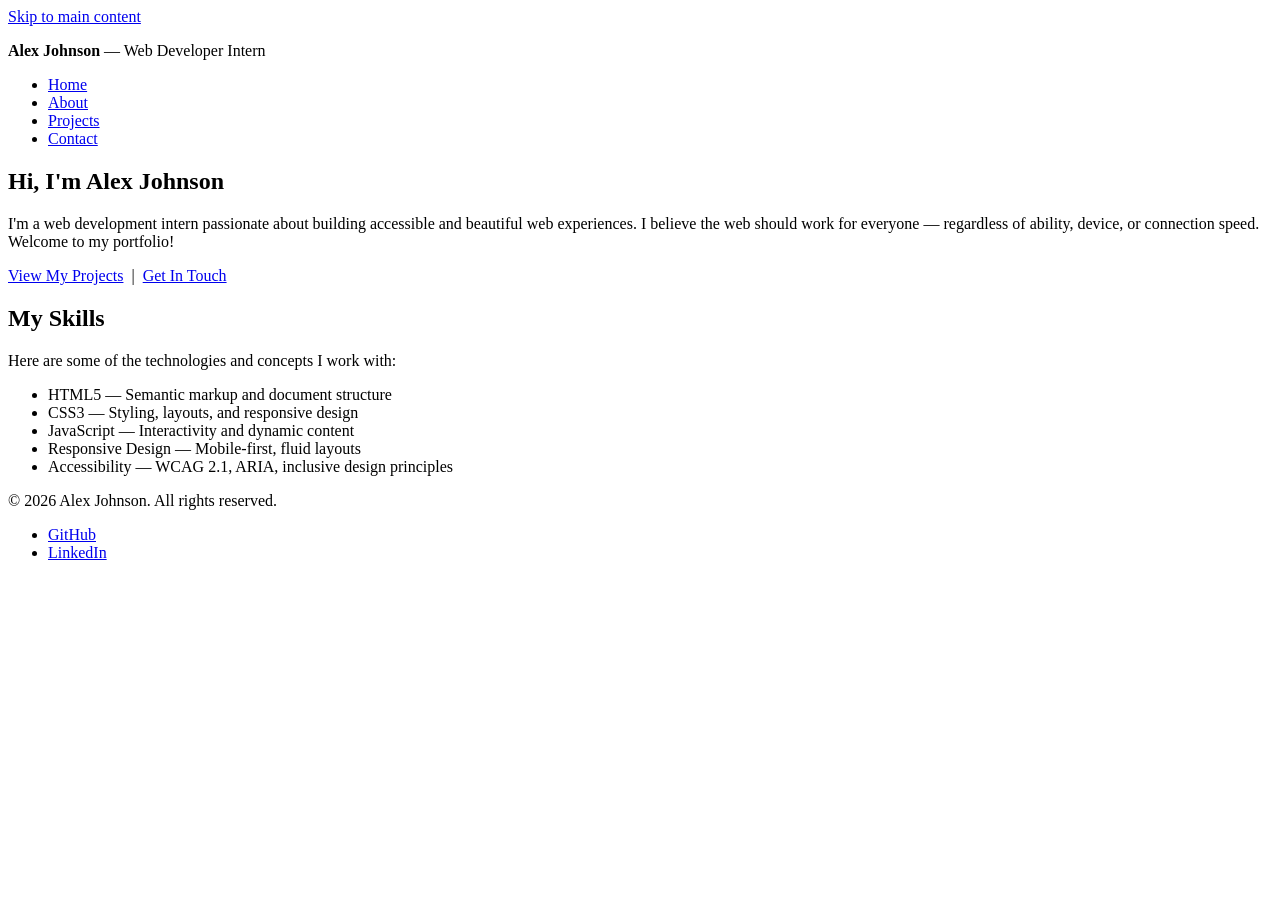
<file: step-01-html-semantics/index.html>
<!-- STEP 1: HTML5 Semantic Structure & Accessibility - No CSS styling, pure semantic HTML -->
<!DOCTYPE html>
<!--
  DOCTYPE declaration: Tells the browser this is an HTML5 document.
  Always place this as the very first line — before everything else.
-->
<html lang="en">


<head>
<meta charset="UTF-8">

  <meta name="viewport" content="width=device-width, initial-scale=1.0">

  <!-- title: Shown in browser tab, bookmarks, and search engine results.
    Keep it descriptive and concise (50–60 characters recommended). -->
  <title>Alex Johnson | Web Developer Intern Portfolio</title>

  <!-- meta description: Shown as the snippet under a page title in Google
    results. Does not affect rankings directly but strongly affects
    click-through rate. Keep under 160 characters. -->
  <meta name="description" content="Alex Johnson's web developer intern portfolio — showcasing accessible, semantic, and beautiful web projects built with HTML5, CSS3, and JavaScript.">

  <!-- meta keywords: Was important for SEO in the early web. Modern search
    engines largely ignore it, but it is still good practice to include
    for documentation and some niche search tools. -->
  <meta name="keywords" content="web developer intern, portfolio, HTML5, CSS3, JavaScript, accessibility, Alex Johnson">

  <!-- meta author: Identifies the page creator for search engines and
    aggregators. -->
  <meta name="author" content="Alex Johnson">

  <!-- ── Open Graph Tags ──────────────────────────────────────────
    Open Graph (OG) tags control how the page looks when shared on
    social media platforms like Facebook, LinkedIn, Slack, etc.
    They are defined by the og: prefix in the property attribute.
  ──────────────────────────────────────────────────────────────── -->
  <meta property="og:title" content="Alex Johnson | Web Developer Intern Portfolio">
  <meta property="og:description" content="Showcasing accessible and beautiful web experiences built by Alex Johnson, web development intern.">
  <!-- og:type tells platforms what kind of content this is.
    "website" is the default for standard web pages. -->
  <meta property="og:type" content="website">
  <meta property="og:url" content="https://alexjohnson.dev/index.html">

</head>

<body>

  <!-- ============================================================
    SKIP NAVIGATION LINK
    ────────────────────────────────────────────────────────────────
    This is the #1 accessibility pattern for keyboard users and
    screen reader users. Without it, every page load forces keyboard
    users to Tab through all navigation links before reaching the
    main content.

    How it works:
      - The link is visually hidden by default (handled in CSS step).
      - When a keyboard user presses Tab as their FIRST action, this
        link becomes visible and focused.
      - Pressing Enter jumps focus directly to #main-content,
        skipping the nav entirely.
    This satisfies WCAG 2.1 Success Criterion 2.4.1 (Bypass Blocks).
  ============================================================ -->
  <a href="#main-content" class="skip-link">Skip to main content</a>


  <!-- ============================================================
    <header>
    ────────────────────────────────────────────────────────────────
    The <header> landmark represents introductory content for its
    nearest sectioning ancestor. When placed directly inside <body>,
    it becomes the site-wide banner landmark (role="banner" is
    implied automatically by browsers and screen readers).

    It typically contains the site logo, site title, and primary nav.
  ============================================================ -->
  <header>

    <!-- Site identity: who owns this portfolio -->
    <p><strong>Alex Johnson</strong> — Web Developer Intern</p>

    <!-- ──────────────────────────────────────────────────────────
      <nav role="navigation" aria-label="Main Navigation">

      <nav>: Semantic element for a major block of navigation links.
        Not every group of links needs <nav> — only primary/secondary
        site navigation. Screen readers expose <nav> as a "navigation"
        landmark.

      role="navigation": Redundant with <nav> but included explicitly
        for older assistive technologies that may not recognise HTML5
        landmark elements.

      aria-label="Main Navigation": Because a page can have multiple
        <nav> elements (e.g., main nav, footer nav), the aria-label
        distinguishes them. Screen readers announce:
        "Main Navigation, navigation" when the user enters this region.
    ────────────────────────────────────────────────────────────── -->
    <nav role="navigation" aria-label="Main Navigation">

      <!-- <ul> inside <nav>: Best practice. A list communicates to
        screen readers how many items the navigation has, e.g.,
        "list, 4 items". This helps users decide whether to explore. -->
      <ul>

        <!-- aria-current="page": WCAG technique for indicating the
          currently active page link. Screen readers announce
          "current page" alongside the link text. Only ONE link
          per navigation should carry aria-current="page" at a time.
          Here, index.html is the active page. -->
        <li><a href="index.html" aria-current="page">Home</a></li>
        <li><a href="about.html">About</a></li>
        <li><a href="projects.html">Projects</a></li>
        <li><a href="contact.html">Contact</a></li>

      </ul>

    </nav>
    <!-- end nav#main-navigation -->

  </header>
  <!-- end site header -->


  <!-- ============================================================
    <main id="main-content" role="main">
    ────────────────────────────────────────────────────────────────
    <main>: Represents the dominant, unique content of the document.
      There should be only ONE <main> per page. It excludes content
      repeated across pages like headers, footers, and navs.

    id="main-content": This is the target of the skip link above.
      When a user activates the skip link, focus lands here.

    role="main": Redundant with <main> but included for older AT support.
      Screen readers expose this as a "main" landmark, allowing users
      to jump directly to primary content.
  ============================================================ -->
  <main id="main-content" role="main">


    <!-- ──────────────────────────────────────────────────────────
      HERO SECTION
      ──────────────────────────────────────────────────────────────
      <section>: A thematic grouping of content, distinct from other
        sections on the page. Unlike <div>, a <section> carries
        semantic meaning — it implies a self-contained topic area.

      aria-labelledby="hero-heading": Associates this section with its
        visible heading. Screen readers announce the section heading
        when a user navigates to this landmark, helping them understand
        what region they are entering without reading all the content.
        This satisfies WCAG 2.4.6 (Headings and Labels).
    ────────────────────────────────────────────────────────────── -->
    <section aria-labelledby="hero-heading">

      <!-- <h1>: The most important heading on the page. There should
        generally be only ONE <h1> per page (per HTML5 outline rules).
        It identifies the primary topic of the entire page.

        id="hero-heading": Referenced by aria-labelledby above so
        assistive technologies can associate the heading with the section. -->
      <h1 id="hero-heading">Hi, I'm Alex Johnson</h1>

      <p>
        I'm a web development intern passionate about building accessible
        and beautiful web experiences. I believe the web should work for
        everyone — regardless of ability, device, or connection speed.
        Welcome to my portfolio!
      </p>

      <!-- Prominent call-to-action link -->
      <!-- aria-label provides extra context for screen readers beyond
        the visible link text "View My Projects". Without it, the link
        is still understandable, but explicit labels improve clarity. -->
      <p>
        <a href="projects.html" aria-label="View Alex Johnson's projects portfolio">View My Projects</a>
        &nbsp;|&nbsp;
        <a href="contact.html" aria-label="Get in touch with Alex Johnson">Get In Touch</a>
      </p>

    </section>
    <!-- end hero section -->


    <!-- ──────────────────────────────────────────────────────────
      SKILLS SECTION
      ──────────────────────────────────────────────────────────────
      Another <section> for a distinct content block. aria-labelledby
      links this section to the h2 below, enabling screen reader users
      to understand the section label when navigating by landmarks.
    ────────────────────────────────────────────────────────────── -->
    <section aria-labelledby="skills-heading">

      <!-- <h2>: Second-level heading. Headings must follow a logical
        hierarchy: h1 → h2 → h3, etc. Never skip heading levels (e.g.,
        h1 directly to h3) as this breaks the document outline and
        confuses screen reader users navigating by headings. -->
      <h2 id="skills-heading">My Skills</h2>

      <p>Here are some of the technologies and concepts I work with:</p>

      <!-- <ul>: An unordered list is semantically correct here because
        the skills have no inherent order or ranking. If the list
        represented a ranked/ordered sequence, we would use <ol>.
        Screen readers announce "list, 5 items" helping users gauge
        the size of the list. -->
      <ul>
        <li>HTML5 — Semantic markup and document structure</li>
        <li>CSS3 — Styling, layouts, and responsive design</li>
        <li>JavaScript — Interactivity and dynamic content</li>
        <li>Responsive Design — Mobile-first, fluid layouts</li>
        <li>Accessibility — WCAG 2.1, ARIA, inclusive design principles</li>
      </ul>

    </section>
    <!-- end skills section -->


  </main>
  <!-- end main#main-content -->


  <!-- ============================================================
    <footer role="contentinfo">
    ────────────────────────────────────────────────────────────────
    <footer>: Represents the footer for the page or its nearest
      sectioning ancestor. When a direct child of <body>, it becomes
      the "contentinfo" landmark — typically containing copyright,
      legal info, and secondary navigation.

    role="contentinfo": Redundant with <footer> at body level but
      included for older AT. Screen readers expose this as a
      "content information" landmark.
  ============================================================ -->
  <footer role="contentinfo">

    <p>&copy; 2026 Alex Johnson. All rights reserved.</p>

    <!-- Secondary navigation within the footer.
      aria-label differentiates this <nav> from the header nav above.
      Screen readers will announce "Social Links, navigation". -->
    <nav aria-label="Social Links">
      <ul>

        <!-- aria-label on <a>: Provides a descriptive label for links
          that might not be fully clear from their text alone, or to
          add context for external links. Screen readers read the
          aria-label instead of the link text when both are present.
          Here it clarifies that the link navigates to a specific
          external platform profile. -->
        <li>
          <a
            href="https://github.com"
            aria-label="Visit Alex Johnson's GitHub profile (opens in new tab)"
            target="_blank"
            rel="noopener noreferrer"
          >GitHub</a>
        </li>

        <!-- rel="noopener noreferrer": Security best practice for all
          target="_blank" links. Prevents the new tab from accessing
          the opener window via window.opener (clickjacking protection). -->
        <li>
          <a
            href="https://linkedin.com"
            aria-label="Visit Alex Johnson's LinkedIn profile (opens in new tab)"
            target="_blank"
            rel="noopener noreferrer"
          >LinkedIn</a>
        </li>

      </ul>
    </nav>
    <!-- end nav#social-links -->

  </footer>
  <!-- end site footer -->


</body>
</html>
</file>
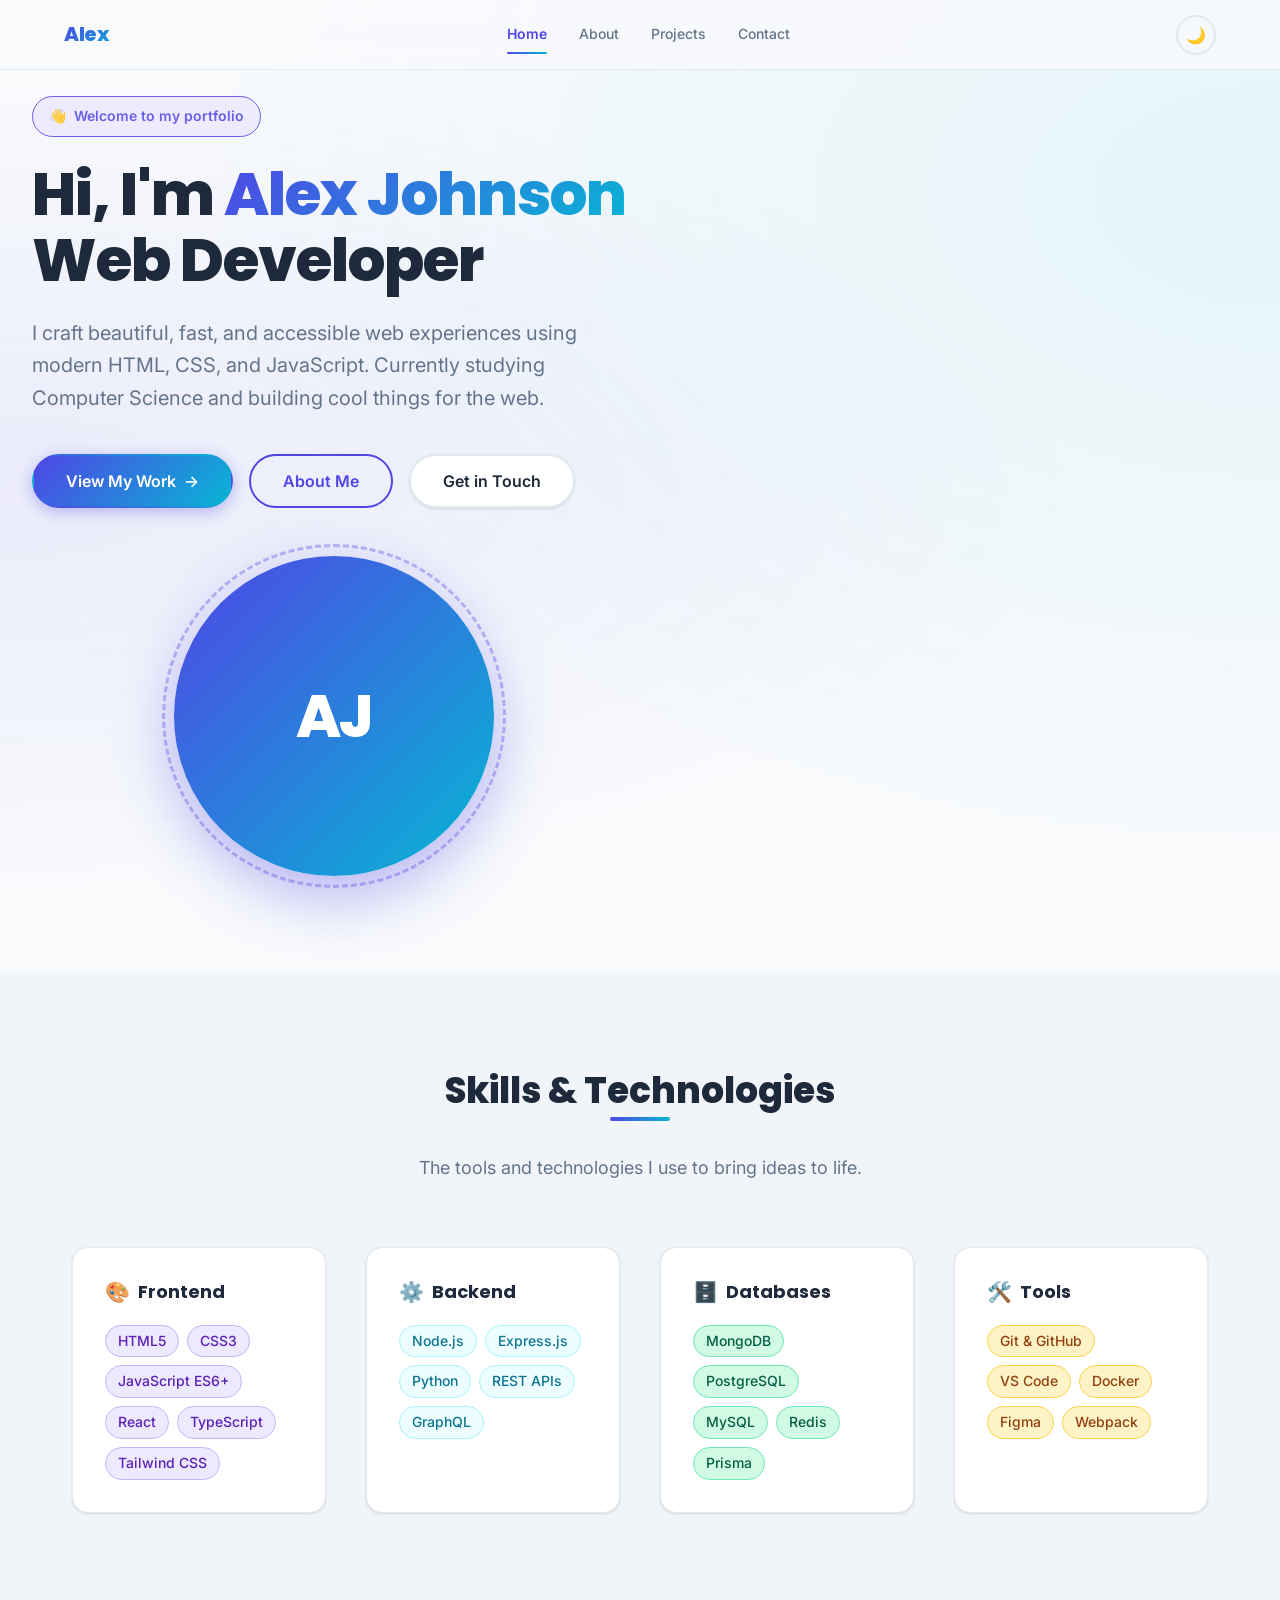
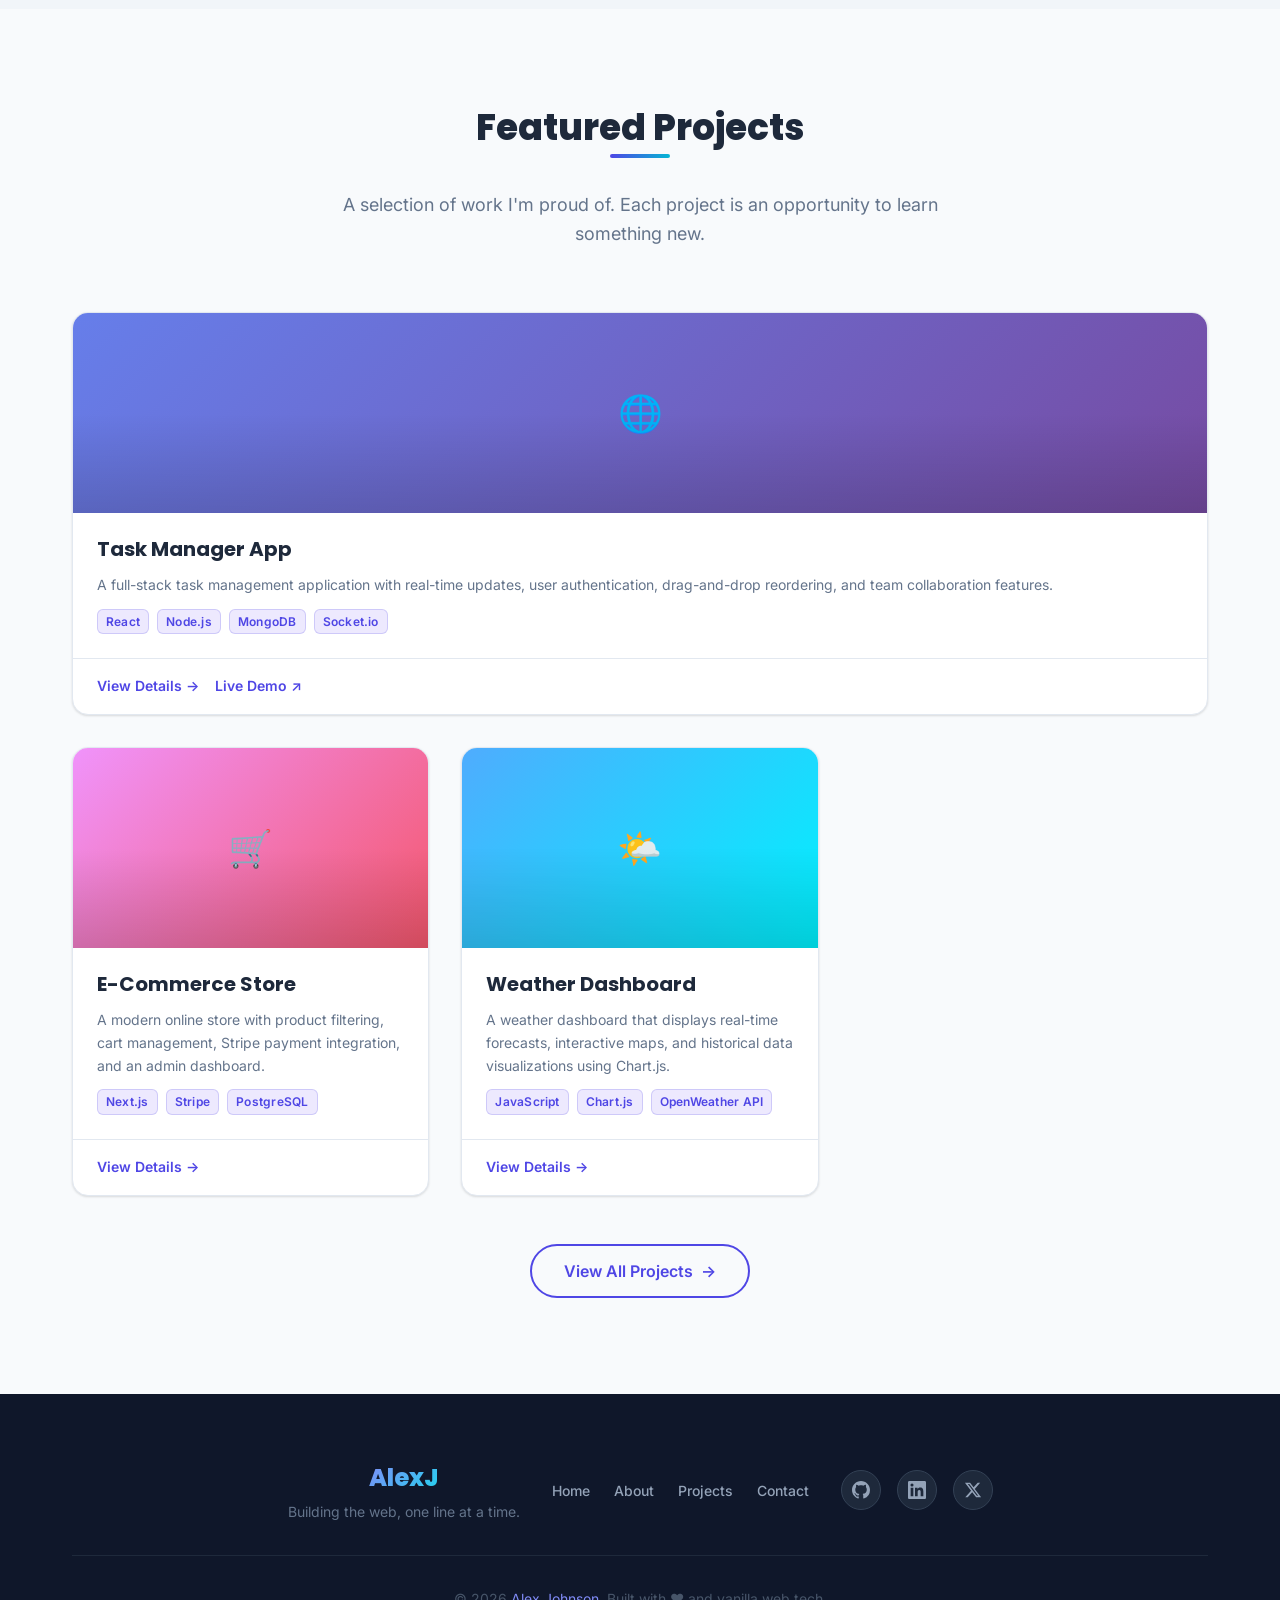
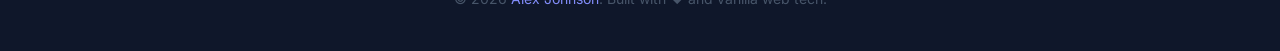
<file: step-02-css-responsive/index.html>
<!DOCTYPE html>
<html lang="en" data-theme="light">
<!-- STEP 2: Advanced CSS3 & Responsive Architecture - Full styling with Grid, Flexbox, CSS Variables, Dark Mode -->
<head>
  <meta charset="UTF-8" />
  <meta name="viewport" content="width=device-width, initial-scale=1.0" />
  <meta name="description" content="Alex Johnson — Full-Stack Web Developer. Building beautiful, accessible, and performant web experiences." />
  <meta name="author" content="Alex Johnson" />

  <!-- Open Graph / Social Sharing -->
  <meta property="og:title" content="Alex Johnson | Web Developer" />
  <meta property="og:description" content="Full-Stack Web Developer specializing in modern JavaScript, React, and Node.js." />
  <meta property="og:type" content="website" />
  <meta property="og:url" content="https://alexjohnson.dev" />

  <title>Alex Johnson | Web Developer</title>

  <!-- Step 2: Linking our main stylesheet (relative path from index.html) -->
  <link rel="stylesheet" href="css/style.css" />

  <!-- Preconnect to Google Fonts for faster loading -->
  <link rel="preconnect" href="https://fonts.googleapis.com" />
  <link rel="preconnect" href="https://fonts.gstatic.com" crossorigin />
  <!-- Inter (body) and Poppins (headings) — loaded in style.css via @import -->
  <!-- Also link here as a fallback / for browsers that handle it better -->
  <link href="https://fonts.googleapis.com/css2?family=Inter:wght@300;400;500;600&family=Poppins:wght@600;700;800&display=swap" rel="stylesheet" />
</head>
<body>

  <!-- Skip Navigation Link — Screen reader & keyboard user accessibility -->
  <a href="#main-content" class="skip-link">Skip to main content</a>

  <!-- ════════════════════════════════════════════════════════════════════════
       SITE HEADER & NAVIGATION
       Fixed at top; uses backdrop-filter for frosted glass effect.
       ════════════════════════════════════════════════════════════════════════ -->
  <header class="site-header" id="site-header">
    <nav class="nav" role="navigation" aria-label="Main navigation">

      <!-- Logo / Brand -->
      <a href="index.html" class="nav__logo" aria-label="Alex Johnson — Home">
        Alex<span style="opacity:0.7">J</span>
      </a>

      <!-- Mobile hamburger button (shown on < 768px via CSS) -->
      <button
        class="nav__hamburger"
        id="nav-toggle"
        aria-label="Open navigation menu"
        aria-expanded="false"
        aria-controls="nav-links"
      >
        <span aria-hidden="true"></span>
        <span aria-hidden="true"></span>
        <span aria-hidden="true"></span>
      </button>

      <!-- Navigation Links -->
      <ul class="nav__links" id="nav-links" role="list">
        <li>
          <!-- aria-current="page" marks the active link for screen readers + CSS -->
          <a href="index.html" class="nav__link" aria-current="page">Home</a>
        </li>
        <li>
          <a href="about.html" class="nav__link">About</a>
        </li>
        <li>
          <a href="projects.html" class="nav__link">Projects</a>
        </li>
        <li>
          <a href="contact.html" class="nav__link">Contact</a>
        </li>
      </ul>

      <!-- Nav Controls (theme toggle) -->
      <div class="nav__controls">
        <!-- Dark Mode Toggle — emoji changes via JS -->
        <button
          class="theme-toggle"
          id="theme-toggle"
          aria-label="Toggle dark mode"
          title="Toggle dark mode"
        >🌙</button>
      </div>

    </nav>
  </header>
  <!-- /site-header -->

  <!-- ════════════════════════════════════════════════════════════════════════
       MAIN CONTENT
       ════════════════════════════════════════════════════════════════════════ -->
  <main class="main" id="main-content">

    <!-- ── HERO SECTION ──────────────────────────────────────────────────── -->
    <!--
      CSS Grid layout: two columns on desktop (text | avatar)
      Collapses to single column on mobile.
    -->
    <section class="hero section" aria-labelledby="hero-heading">
      <div class="container">
        <div style="display:grid; grid-template-columns:1fr; gap:3rem; align-items:center;">

          <!-- Hero Text Content -->
          <div class="hero-content">

            <!-- Badge / eyebrow text -->
            <div class="hero-badge">
              <span>👋</span>
              <span>Welcome to my portfolio</span>
            </div>

            <!-- Main heading — gradient text effect via CSS -->
            <h1 class="hero-title" id="hero-heading">
              Hi, I'm
              <span class="gradient-text">Alex Johnson</span><br />
              Web Developer
            </h1>

            <!-- Subtitle / description -->
            <p class="hero-subtitle">
              I craft beautiful, fast, and accessible web experiences using
              modern HTML, CSS, and JavaScript. Currently studying Computer
              Science and building cool things for the web.
            </p>

            <!-- Call-to-action buttons -->
            <div class="hero-actions">
              <a href="projects.html" class="btn btn-primary">
                View My Work
                <span aria-hidden="true">→</span>
              </a>
              <a href="about.html" class="btn btn-secondary">
                About Me
              </a>
              <a href="contact.html" class="btn btn-ghost">
                Get in Touch
              </a>
            </div>

          </div>
          <!-- /hero-content -->

          <!-- Hero Avatar — decorative, hidden from screen readers -->
          <div class="hero-avatar-wrapper">
            <div class="hero-avatar" aria-hidden="true">AJ</div>
          </div>

        </div>
      </div>
    </section>
    <!-- /hero -->

    <!-- ── SKILLS SECTION ─────────────────────────────────────────────────── -->
    <!--
      Flexbox for pill tags; CSS Grid for category columns.
    -->
    <section class="skills section" id="skills" aria-labelledby="skills-heading">
      <div class="container">

        <header class="section-header">
          <h2 class="section-title" id="skills-heading">Skills &amp; Technologies</h2>
          <p class="section-subtitle">
            The tools and technologies I use to bring ideas to life.
          </p>
        </header>

        <!-- Grid of skill categories -->
        <div class="skills-grid">

          <!-- Category 1: Frontend -->
          <div class="skill-category">
            <h3 class="skill-category-title">
              <span>🎨</span> Frontend
            </h3>
            <ul class="skill-tags" role="list" aria-label="Frontend skills">
              <li class="skill-tag skill-tag--indigo">HTML5</li>
              <li class="skill-tag skill-tag--indigo">CSS3</li>
              <li class="skill-tag skill-tag--indigo">JavaScript ES6+</li>
              <li class="skill-tag skill-tag--indigo">React</li>
              <li class="skill-tag skill-tag--indigo">TypeScript</li>
              <li class="skill-tag skill-tag--indigo">Tailwind CSS</li>
            </ul>
          </div>

          <!-- Category 2: Backend -->
          <div class="skill-category">
            <h3 class="skill-category-title">
              <span>⚙️</span> Backend
            </h3>
            <ul class="skill-tags" role="list" aria-label="Backend skills">
              <li class="skill-tag skill-tag--cyan">Node.js</li>
              <li class="skill-tag skill-tag--cyan">Express.js</li>
              <li class="skill-tag skill-tag--cyan">Python</li>
              <li class="skill-tag skill-tag--cyan">REST APIs</li>
              <li class="skill-tag skill-tag--cyan">GraphQL</li>
            </ul>
          </div>

          <!-- Category 3: Databases -->
          <div class="skill-category">
            <h3 class="skill-category-title">
              <span>🗄️</span> Databases
            </h3>
            <ul class="skill-tags" role="list" aria-label="Database skills">
              <li class="skill-tag skill-tag--emerald">MongoDB</li>
              <li class="skill-tag skill-tag--emerald">PostgreSQL</li>
              <li class="skill-tag skill-tag--emerald">MySQL</li>
              <li class="skill-tag skill-tag--emerald">Redis</li>
              <li class="skill-tag skill-tag--emerald">Prisma</li>
            </ul>
          </div>

          <!-- Category 4: Tools -->
          <div class="skill-category">
            <h3 class="skill-category-title">
              <span>🛠️</span> Tools
            </h3>
            <ul class="skill-tags" role="list" aria-label="Development tools">
              <li class="skill-tag skill-tag--amber">Git &amp; GitHub</li>
              <li class="skill-tag skill-tag--amber">VS Code</li>
              <li class="skill-tag skill-tag--amber">Docker</li>
              <li class="skill-tag skill-tag--amber">Figma</li>
              <li class="skill-tag skill-tag--amber">Webpack</li>
            </ul>
          </div>

        </div>
        <!-- /skills-grid -->

      </div>
    </section>
    <!-- /skills -->

    <!-- ── FEATURED PROJECTS TEASER ───────────────────────────────────────── -->
    <section class="projects section" id="featured-projects" aria-labelledby="featured-heading">
      <div class="container">

        <header class="section-header">
          <h2 class="section-title" id="featured-heading">Featured Projects</h2>
          <p class="section-subtitle">
            A selection of work I'm proud of. Each project is an opportunity
            to learn something new.
          </p>
        </header>

        <!-- Auto-fit grid — 1 column mobile, 2-3 on desktop -->
        <div class="projects-grid">

          <!-- Project Card 1 -->
          <article class="project-card project-card--featured" aria-labelledby="proj1-title">
            <div class="project-card__image" style="background: linear-gradient(135deg, #667eea 0%, #764ba2 100%);">
              <span role="img" aria-label="Web application screenshot">🌐</span>
            </div>
            <div class="project-card__body">
              <h3 class="project-card__title" id="proj1-title">Task Manager App</h3>
              <p class="project-card__description">
                A full-stack task management application with real-time updates,
                user authentication, drag-and-drop reordering, and team
                collaboration features.
              </p>
              <ul class="project-card__tech" role="list" aria-label="Technologies used">
                <li class="tech-badge">React</li>
                <li class="tech-badge">Node.js</li>
                <li class="tech-badge">MongoDB</li>
                <li class="tech-badge">Socket.io</li>
              </ul>
            </div>
            <footer class="project-card__footer">
              <a href="projects.html" class="project-card__link">
                View Details <span aria-hidden="true">→</span>
              </a>
              <a href="#" class="project-card__link" aria-label="View Task Manager App live demo">
                Live Demo <span aria-hidden="true">↗</span>
              </a>
            </footer>
          </article>

          <!-- Project Card 2 -->
          <article class="project-card" aria-labelledby="proj2-title">
            <div class="project-card__image" style="background: linear-gradient(135deg, #f093fb 0%, #f5576c 100%);">
              <span role="img" aria-label="E-commerce app">🛒</span>
            </div>
            <div class="project-card__body">
              <h3 class="project-card__title" id="proj2-title">E-Commerce Store</h3>
              <p class="project-card__description">
                A modern online store with product filtering, cart management,
                Stripe payment integration, and an admin dashboard.
              </p>
              <ul class="project-card__tech" role="list" aria-label="Technologies used">
                <li class="tech-badge">Next.js</li>
                <li class="tech-badge">Stripe</li>
                <li class="tech-badge">PostgreSQL</li>
              </ul>
            </div>
            <footer class="project-card__footer">
              <a href="projects.html" class="project-card__link">
                View Details <span aria-hidden="true">→</span>
              </a>
            </footer>
          </article>

          <!-- Project Card 3 -->
          <article class="project-card" aria-labelledby="proj3-title">
            <div class="project-card__image" style="background: linear-gradient(135deg, #4facfe 0%, #00f2fe 100%);">
              <span role="img" aria-label="Weather app">🌤️</span>
            </div>
            <div class="project-card__body">
              <h3 class="project-card__title" id="proj3-title">Weather Dashboard</h3>
              <p class="project-card__description">
                A weather dashboard that displays real-time forecasts,
                interactive maps, and historical data visualizations using
                Chart.js.
              </p>
              <ul class="project-card__tech" role="list" aria-label="Technologies used">
                <li class="tech-badge">JavaScript</li>
                <li class="tech-badge">Chart.js</li>
                <li class="tech-badge">OpenWeather API</li>
              </ul>
            </div>
            <footer class="project-card__footer">
              <a href="projects.html" class="project-card__link">
                View Details <span aria-hidden="true">→</span>
              </a>
            </footer>
          </article>

        </div>
        <!-- /projects-grid -->

        <!-- View all projects CTA -->
        <div style="text-align:center; margin-top:3rem;">
          <a href="projects.html" class="btn btn-secondary">
            View All Projects <span aria-hidden="true">→</span>
          </a>
        </div>

      </div>
    </section>
    <!-- /featured-projects -->

  </main>
  <!-- /main -->

  <!-- ════════════════════════════════════════════════════════════════════════
       SITE FOOTER
       Always dark background regardless of theme.
       ════════════════════════════════════════════════════════════════════════ -->
  <footer class="site-footer" role="contentinfo">
    <div class="container">
      <div class="footer-inner">

        <!-- Footer brand -->
        <div>
          <a href="index.html" class="footer-logo">AlexJ</a>
          <p class="footer-tagline">Building the web, one line at a time.</p>
        </div>

        <!-- Footer navigation -->
        <nav aria-label="Footer navigation">
          <ul class="footer-nav" role="list">
            <li><a href="index.html">Home</a></li>
            <li><a href="about.html">About</a></li>
            <li><a href="projects.html">Projects</a></li>
            <li><a href="contact.html">Contact</a></li>
          </ul>
        </nav>

        <!-- Social links -->
        <ul class="footer-social" role="list" aria-label="Social media links">
          <li>
            <a href="https://github.com" target="_blank" rel="noopener noreferrer"
               aria-label="GitHub profile (opens in new tab)" title="GitHub">
              <!-- GitHub SVG icon -->
              <svg width="18" height="18" viewBox="0 0 24 24" fill="currentColor" aria-hidden="true">
                <path d="M12 0C5.37 0 0 5.37 0 12c0 5.31 3.435 9.795 8.205 11.385.6.105.825-.255.825-.57 0-.285-.015-1.23-.015-2.235-3.015.555-3.795-.735-4.035-1.41-.135-.345-.72-1.41-1.23-1.695-.42-.225-1.02-.78-.015-.795.945-.015 1.62.87 1.845 1.23 1.08 1.815 2.805 1.305 3.495.99.105-.78.42-1.305.765-1.605-2.67-.3-5.46-1.335-5.46-5.925 0-1.305.465-2.385 1.23-3.225-.12-.3-.54-1.53.12-3.18 0 0 1.005-.315 3.3 1.23.96-.27 1.98-.405 3-.405s2.04.135 3 .405c2.295-1.56 3.3-1.23 3.3-1.23.66 1.65.24 2.88.12 3.18.765.84 1.23 1.905 1.23 3.225 0 4.605-2.805 5.625-5.475 5.925.435.375.81 1.095.81 2.22 0 1.605-.015 2.895-.015 3.3 0 .315.225.69.825.57A12.02 12.02 0 0 0 24 12c0-6.63-5.37-12-12-12z"/>
              </svg>
            </a>
          </li>
          <li>
            <a href="https://linkedin.com" target="_blank" rel="noopener noreferrer"
               aria-label="LinkedIn profile (opens in new tab)" title="LinkedIn">
              <svg width="18" height="18" viewBox="0 0 24 24" fill="currentColor" aria-hidden="true">
                <path d="M20.447 20.452h-3.554v-5.569c0-1.328-.027-3.037-1.852-3.037-1.853 0-2.136 1.445-2.136 2.939v5.667H9.351V9h3.414v1.561h.046c.477-.9 1.637-1.85 3.37-1.85 3.601 0 4.267 2.37 4.267 5.455v6.286zM5.337 7.433a2.062 2.062 0 0 1-2.063-2.065 2.064 2.064 0 1 1 2.063 2.065zm1.782 13.019H3.555V9h3.564v11.452zM22.225 0H1.771C.792 0 0 .774 0 1.729v20.542C0 23.227.792 24 1.771 24h20.451C23.2 24 24 23.227 24 22.271V1.729C24 .774 23.2 0 22.222 0h.003z"/>
              </svg>
            </a>
          </li>
          <li>
            <a href="https://twitter.com" target="_blank" rel="noopener noreferrer"
               aria-label="Twitter / X profile (opens in new tab)" title="Twitter / X">
              <svg width="18" height="18" viewBox="0 0 24 24" fill="currentColor" aria-hidden="true">
                <path d="M18.244 2.25h3.308l-7.227 8.26 8.502 11.24H16.17l-5.214-6.817L4.99 21.75H1.68l7.73-8.835L1.254 2.25H8.08l4.713 6.231zm-1.161 17.52h1.833L7.084 4.126H5.117z"/>
              </svg>
            </a>
          </li>
        </ul>

        <hr class="footer-divider" />

        <p class="footer-copyright">
          &copy; <time datetime="2026">2026</time>
          <a href="index.html">Alex Johnson</a>. Built with ❤️ and vanilla web tech.
        </p>

      </div>
    </div>
  </footer>
  <!-- /site-footer -->

  <!-- ════════════════════════════════════════════════════════════════════════
       JAVASCRIPT — Inline scripts for theme & nav (no build step required)
       In a production app these would live in js/main.js.
       ════════════════════════════════════════════════════════════════════════ -->
  <script>
    /* ── Dark Mode Toggle ─────────────────────────────────────────────────── */
    const toggle = document.getElementById('theme-toggle');
    const html   = document.documentElement;

    // Load saved theme from localStorage (or default to 'light')
    const savedTheme = localStorage.getItem('theme') || 'light';
    html.setAttribute('data-theme', savedTheme);
    toggle.textContent = savedTheme === 'dark' ? '☀️' : '🌙';

    toggle.addEventListener('click', () => {
      const current = html.getAttribute('data-theme');
      const next    = current === 'dark' ? 'light' : 'dark';
      html.setAttribute('data-theme', next);
      localStorage.setItem('theme', next);
      toggle.textContent = next === 'dark' ? '☀️' : '🌙';
    });

    /* ── Mobile Nav Hamburger ─────────────────────────────────────────────── */
    const navToggle = document.getElementById('nav-toggle');
    const navLinks  = document.getElementById('nav-links');

    navToggle.addEventListener('click', () => {
      const isOpen = navLinks.classList.toggle('nav-open');
      navToggle.setAttribute('aria-expanded', isOpen);
      navToggle.setAttribute('aria-label', isOpen ? 'Close navigation menu' : 'Open navigation menu');
    });

    // Close mobile nav when a link is clicked
    navLinks.querySelectorAll('.nav__link').forEach(link => {
      link.addEventListener('click', () => {
        navLinks.classList.remove('nav-open');
        navToggle.setAttribute('aria-expanded', 'false');
      });
    });

    // Close mobile nav when clicking outside
    document.addEventListener('click', (e) => {
      if (!navToggle.contains(e.target) && !navLinks.contains(e.target)) {
        navLinks.classList.remove('nav-open');
        navToggle.setAttribute('aria-expanded', 'false');
      }
    });

    /* ── Header scroll shadow ─────────────────────────────────────────────── */
    const header = document.getElementById('site-header');
    const onScroll = () => {
      header.classList.toggle('scrolled', window.scrollY > 10);
    };
    window.addEventListener('scroll', onScroll, { passive: true });
    onScroll(); // run once on load
  </script>

</body>
</html>
</file>
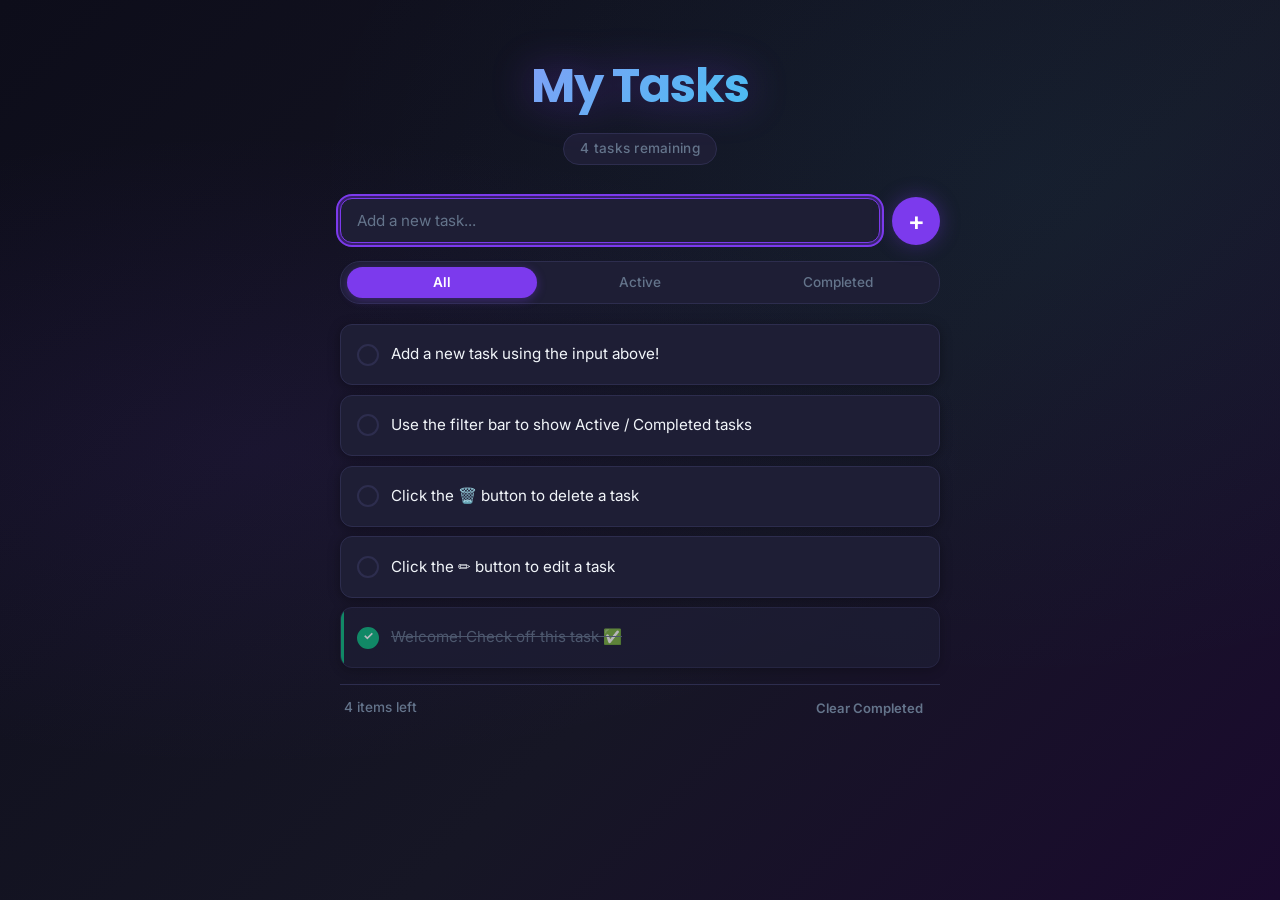
<file: step-03-todo-app/index.html>
<!DOCTYPE html>
<html lang="en" data-theme="dark">
<head>
  <meta charset="UTF-8" />
  <meta name="viewport" content="width=device-width, initial-scale=1.0" />
  <meta name="description" content="A full-featured To-Do List application demonstrating JavaScript state management, CRUD operations, and localStorage persistence." />
  <meta name="author" content="Internship Project - Step 3" />

  <title>To-Do App | Step 3 - JS Logic &amp; State Management</title>

  <!-- Google Fonts: Inter (body) and Poppins (headings) -->
  <link rel="preconnect" href="https://fonts.googleapis.com" />
  <link rel="preconnect" href="https://fonts.gstatic.com" crossorigin />
  <link
    href="https://fonts.googleapis.com/css2?family=Inter:wght@400;500;600&family=Poppins:wght@600;700&display=swap"
    rel="stylesheet"
  />

  <!-- App Stylesheet -->
  <link rel="stylesheet" href="css/style.css" />
</head>
<body>

  <!-- ============================================================
       STEP 3: JavaScript Logic & State Management
       Key Concepts Demonstrated:
         - CRUD (Create, Read, Update, Delete) on in-memory state
         - localStorage persistence across page refreshes
         - Event Delegation (one listener handles all task actions)
         - Dynamic DOM rendering from state
         - Filter logic (All / Active / Completed)
         - Accessible modal dialog for editing tasks
  ============================================================ -->

  <div class="app-container">

    <!-- ── Header ─────────────────────────────────────────── -->
    <header class="app-header">
      <h1>My Tasks</h1>
      <!-- aria-live="polite" means screen readers will announce changes
           to this element without interrupting the user -->
      <p class="task-counter" id="task-counter" aria-live="polite">0 tasks remaining</p>
    </header>

    <main>

      <!-- ── Add Task Form ──────────────────────────────────── -->
      <!-- aria-label gives the form an accessible name for screen readers -->
      <form
        class="add-task-form"
        id="add-task-form"
        aria-label="Add new task"
        novalidate
      >
        <input
          type="text"
          id="task-input"
          class="task-input"
          placeholder="Add a new task..."
          aria-label="New task description"
          autocomplete="off"
          maxlength="100"
          spellcheck="true"
        />
        <button
          type="submit"
          class="btn btn-add"
          id="add-btn"
          aria-label="Add task"
          title="Add task"
        >+</button>
      </form>

      <!-- ── Filter Bar ─────────────────────────────────────── -->
      <!-- role="group" semantically groups the related filter buttons -->
      <div class="filter-bar" role="group" aria-label="Filter tasks">
        <button class="filter-btn active" data-filter="all"       id="filter-all">All</button>
        <button class="filter-btn"        data-filter="active"    id="filter-active">Active</button>
        <button class="filter-btn"        data-filter="completed" id="filter-completed">Completed</button>
      </div>

      <!-- ── Task List ──────────────────────────────────────── -->
      <!-- Tasks are injected here dynamically by JavaScript.
           role="list" re-asserts list semantics when CSS removes them. -->
      <ul class="task-list" id="task-list" aria-label="Task list" role="list">
        <!-- Tasks rendered by JavaScript -->
      </ul>

      <!-- ── Empty State ────────────────────────────────────── -->
      <!-- aria-live="polite" so screen readers announce when it appears -->
      <div class="empty-state" id="empty-state" aria-live="polite">
        <div class="empty-icon" aria-hidden="true">📝</div>
        <p>No tasks yet. Add one above!</p>
      </div>

      <!-- ── Footer Actions ─────────────────────────────────── -->
      <div class="task-footer" id="task-footer">
        <span id="items-left">0 items left</span>
        <button
          class="btn btn-clear"
          id="clear-completed"
          aria-label="Clear all completed tasks"
        >Clear Completed</button>
      </div>

    </main>
  </div><!-- /.app-container -->


  <!-- ============================================================
       EDIT MODAL
       - role="dialog" + aria-modal="true" tells screen readers this
         is a modal dialog that traps focus.
       - `hidden` attribute hides it from both visual display and
         the accessibility tree until JS removes it.
  ============================================================ -->
  <div
    class="modal-overlay"
    id="modal-overlay"
    role="dialog"
    aria-modal="true"
    aria-labelledby="modal-title"
    hidden
  >
    <div class="modal">
      <h2 id="modal-title">Edit Task</h2>
      <input
        type="text"
        id="edit-input"
        class="task-input"
        aria-label="Edit task description"
        maxlength="100"
      />
      <div class="modal-actions">
        <button class="btn btn-cancel" id="modal-cancel">Cancel</button>
        <button class="btn btn-save"   id="modal-save">Save</button>
      </div>
    </div>
  </div><!-- /#modal-overlay -->


  <!-- App Logic (loaded at end of body so the DOM is ready) -->
  <script src="js/app.js"></script>
</body>
</html>
</file>
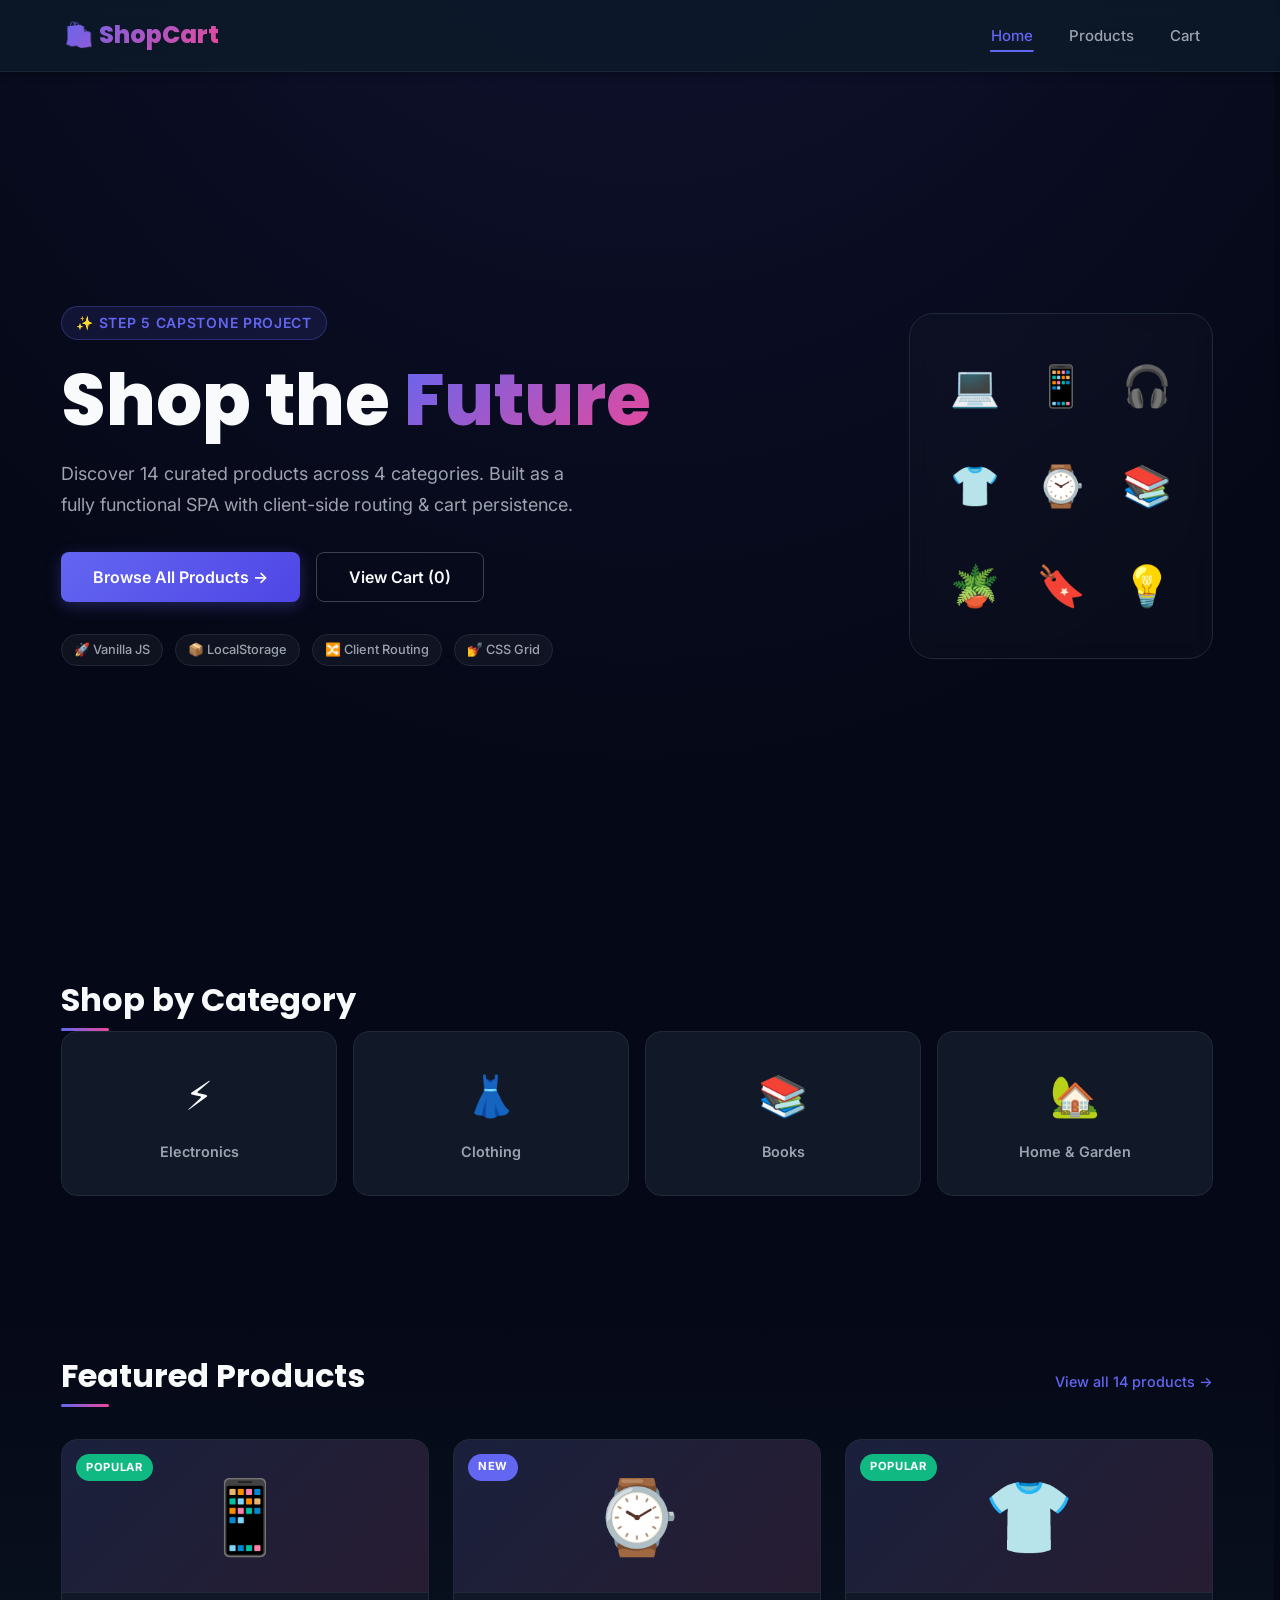
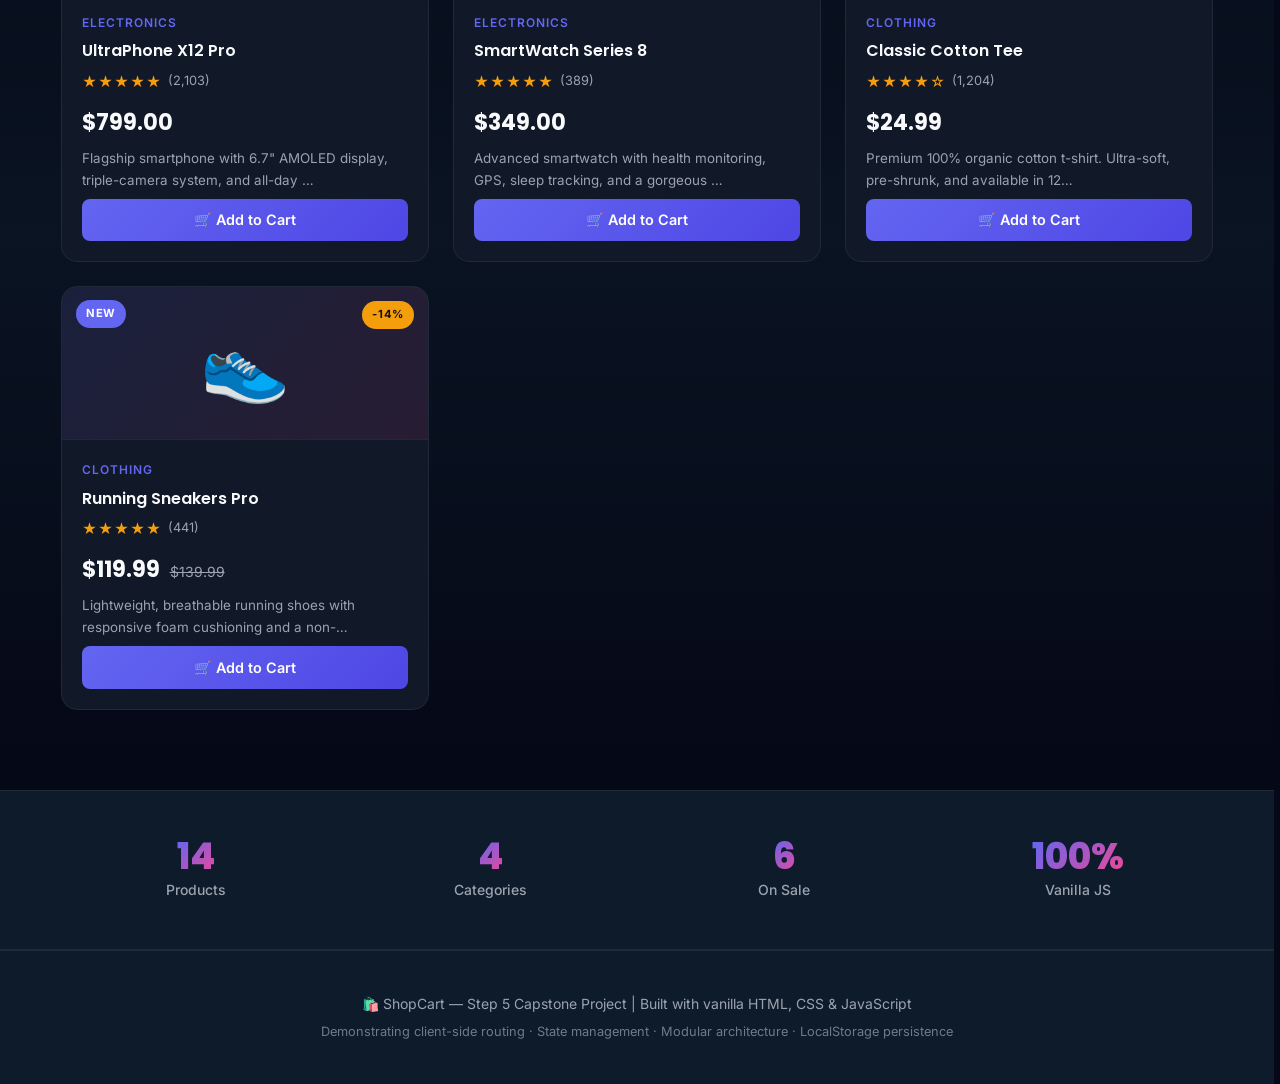
<file: step-05-capstone-ecommerce/index.html>
<!DOCTYPE html>
<html lang="en">
<head>
  <meta charset="UTF-8">
  <meta name="viewport" content="width=device-width, initial-scale=1.0">
  <title>ShopCart | Step 5 - Full-Stack Capstone Project</title>
  <meta name="description" content="A production-ready E-Commerce product catalog with client-side routing, cart management, and optimized performance.">
  <link rel="preconnect" href="https://fonts.googleapis.com">
  <link rel="preconnect" href="https://fonts.gstatic.com" crossorigin>
  <link href="https://fonts.googleapis.com/css2?family=Inter:wght@300;400;500;600&family=Poppins:wght@600;700;800&display=swap" rel="stylesheet">
  <link rel="stylesheet" href="css/style.css">
</head>
<body>
  <!--
  ============================================================
  STEP 5: Full-Stack Capstone — E-Commerce Product Catalog SPA
  ============================================================
  Architecture Overview:
    - index.html  : SPA shell (this file). Static structure only.
    - js/products.js : Data layer — product catalog & categories
    - js/router.js   : Navigation layer — hash-based client-side router
    - js/app.js      : Application layer — state, rendering, events
    - css/style.css  : Presentation layer — full premium dark theme

  Key Concepts Demonstrated:
    1. Single Page Application (SPA) — no full page reloads
    2. Hash-based client-side routing (#/home, #/products, #/cart)
    3. Persistent cart state via localStorage
    4. Event delegation for dynamic DOM content
    5. Modular JavaScript architecture
    6. Responsive CSS with CSS custom properties
    7. Accessible markup (ARIA roles, aria-live regions)
  ============================================================
  -->

  <!-- ======================================================
       SITE HEADER — Fixed top navigation bar
       The cart badge (#cart-badge) updates dynamically via JS.
  ====================================================== -->
  <header class="site-header" role="banner">
    <div class="container">
      <!-- Logo links to home route -->
      <a href="#/home" class="logo" aria-label="ShopCart home">🛍️ ShopCart</a>

      <!-- Main navigation — data-route used by router to set active state -->
      <nav class="main-nav" role="navigation" aria-label="Main navigation">
        <a href="#/home"     class="nav-link" data-route="home">Home</a>
        <a href="#/products" class="nav-link" data-route="products">Products</a>
        <a href="#/cart"     class="nav-link" data-route="cart">
          Cart
          <!-- Badge shows total item count; updated by updateCartBadge() in app.js -->
          <span class="cart-badge" id="cart-badge" aria-label="items in cart">0</span>
        </a>
      </nav>

      <!-- Mobile hamburger — toggles .open class on .main-nav via JS -->
      <button class="mobile-menu-btn" id="mobile-menu-btn" aria-label="Toggle mobile menu" aria-expanded="false">
        ☰
      </button>
    </div>
  </header>

  <!-- ======================================================
       MAIN APP CONTAINER
       All page views are rendered into this element by app.js.
       aria-live="polite" announces content changes to screen readers.
  ====================================================== -->
  <main id="app" role="main" aria-live="polite">
    <!-- Router injects page HTML here on every route change -->
    <!-- Initial content is rendered by Router.init() in app.js -->
  </main>

  <!-- ======================================================
       TOAST NOTIFICATION CONTAINER
       Toast messages are injected here by showToast() in app.js.
       aria-live="assertive" for immediate screen reader announcements.
  ====================================================== -->
  <div class="toast-container" id="toast-container" aria-live="assertive" aria-atomic="true"></div>

  <!-- ======================================================
       SITE FOOTER — Static footer content
  ====================================================== -->
  <footer class="site-footer" role="contentinfo">
    <div class="container">
      <p>🛍️ ShopCart — Step 5 Capstone Project | Built with vanilla HTML, CSS &amp; JavaScript</p>
      <p class="footer-sub">Demonstrating client-side routing · State management · Modular architecture · LocalStorage persistence</p>
    </div>
  </footer>

  <!-- ======================================================
       JAVASCRIPT MODULES — Load order matters!
       1. products.js  → defines PRODUCTS[] and CATEGORIES[]
       2. router.js    → defines Router object (used by app.js)
       3. app.js       → uses both above; registers routes & boots app
  ====================================================== -->
  <script src="js/products.js"></script>
  <script src="js/router.js"></script>
  <script src="js/app.js"></script>
</body>
</html>
</file>
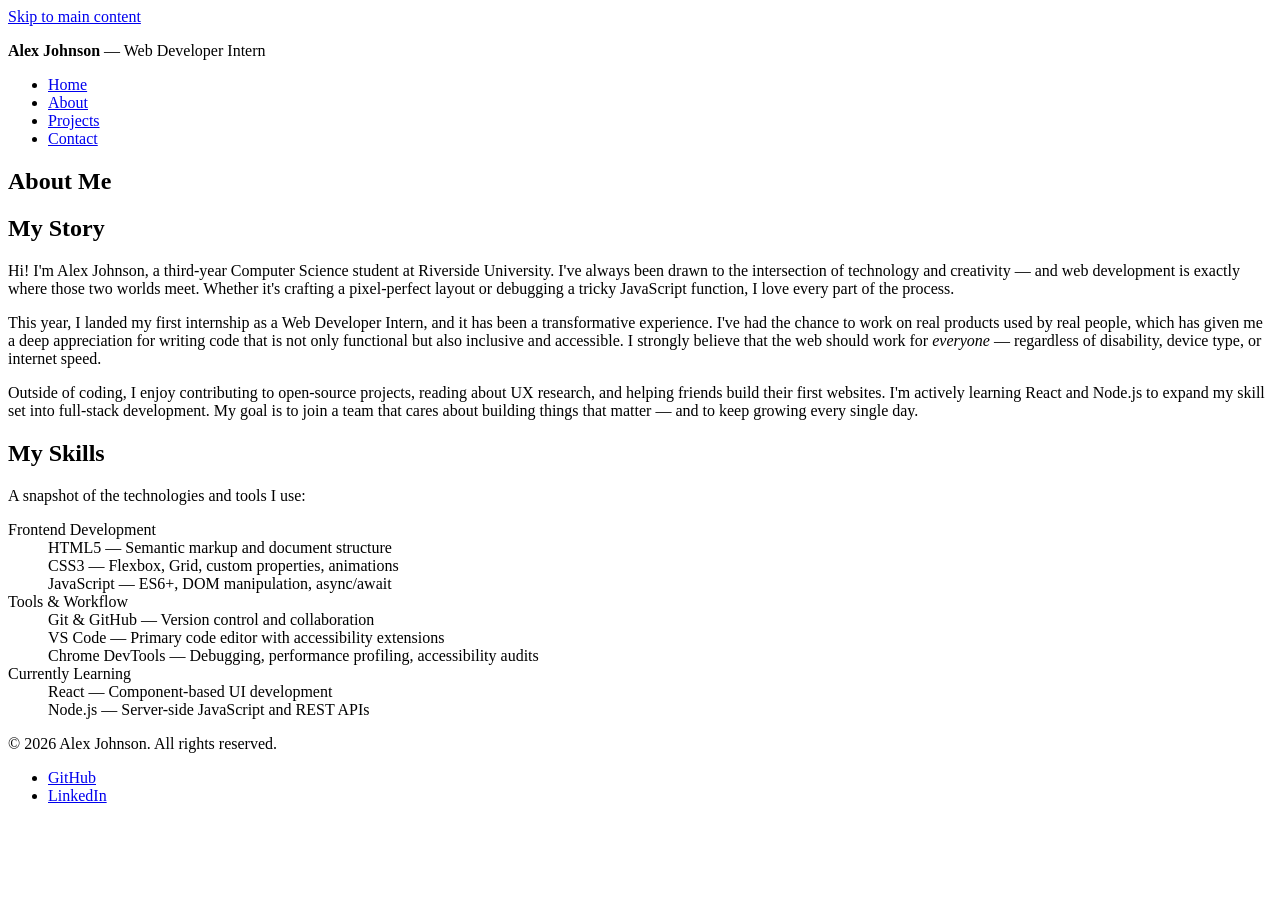
<file: step-01-html-semantics/about.html>
<!-- STEP 1: HTML5 Semantic Structure & Accessibility - No CSS styling, pure semantic HTML -->
<!DOCTYPE html>
<!--
  about.html — About Page
  ─────────────────────────────────────────────────────────────────
  This page uses <article> as the primary content wrapper because
  the "About Me" content is self-contained and could theoretically
  be syndicated or re-used on its own (like a bio card).

  Key semantic elements introduced here vs index.html:
    - <article>: Self-contained, independently distributable content
    - <aside>:   Related but supplementary content
    - <dl>:      Definition list — perfect for key/value pairs like
                 skill categories and their associated technologies
-->
<html lang="en">

<head>
  <!-- charset declared first — browser must know encoding before
    parsing anything else in <head> -->
  <meta charset="UTF-8">

  <!-- Responsive viewport — essential for mobile-first design -->
  <meta name="viewport" content="width=device-width, initial-scale=1.0">

  <!-- Page-specific title: Convention is "Page Name | Site Name"
    This helps users identify tabs and improves SEO for this page. -->
  <title>About Alex Johnson | Web Developer Intern Portfolio</title>

  <!-- Page-specific description: each page should have a unique
    meta description tailored to its content (not copied from index). -->
  <meta name="description" content="Learn about Alex Johnson — a Computer Science student and web development intern with a passion for accessible, user-centred web experiences.">

  <meta name="keywords" content="about Alex Johnson, CS student, web development intern, frontend developer, accessibility advocate">
  <meta name="author" content="Alex Johnson">

  <!-- ── Open Graph Tags for the About page ───────────────────── -->
  <meta property="og:title" content="About Alex Johnson | Web Developer Intern">
  <meta property="og:description" content="Get to know Alex Johnson — Computer Science student, web development intern, and accessibility enthusiast.">
  <meta property="og:type" content="profile">
  <meta property="og:url" content="https://alexjohnson.dev/about.html">

</head>

<body>

  <!-- ============================================================
    SKIP LINK
    ────────────────────────────────────────────────────────────────
    Identical skip link pattern used on every page of the site.
    Consistency is key — users of assistive technology rely on
    predictable patterns across pages.
  ============================================================ -->
  <a href="#main-content" class="skip-link">Skip to main content</a>


  <!-- ============================================================
    SITE HEADER — identical structure across all pages
    Consistent headers help users orient themselves and trust the site.
  ============================================================ -->
  <header>

    <p><strong>Alex Johnson</strong> — Web Developer Intern</p>

    <nav role="navigation" aria-label="Main Navigation">
      <ul>
        <!-- No aria-current="page" on Home — we are on the About page -->
        <li><a href="index.html">Home</a></li>

        <!-- aria-current="page" marks About as the active page.
          Only one link per nav should have this attribute. -->
        <li><a href="about.html" aria-current="page">About</a></li>

        <li><a href="projects.html">Projects</a></li>
        <li><a href="contact.html">Contact</a></li>
      </ul>
    </nav>

  </header>
  <!-- end site header -->


  <!-- ============================================================
    <main id="main-content" role="main">
    The skip link targets this element. It wraps ALL primary,
    page-unique content — everything that is NOT repeated across pages.
  ============================================================ -->
  <main id="main-content" role="main">


    <!-- ──────────────────────────────────────────────────────────
      <article aria-labelledby="about-heading">
      ──────────────────────────────────────────────────────────────
      Why <article> instead of <section> here?

      <article>: Used for content that is self-contained and could
        stand on its own — a blog post, a news article, a user's bio.
        The "About Me" content is exactly this: a complete, standalone
        piece of content about a specific person.

      <section>: Used for thematic groupings WITHIN a page where the
        content is not independently meaningful without context.

      aria-labelledby="about-heading": Associates the article with its
        visible h1 heading. Screen reader users navigating by landmarks
        will hear "About Me, article" when they arrive here.
    ────────────────────────────────────────────────────────────── -->
    <article aria-labelledby="about-heading">

      <!-- h1: Primary heading for this page. There is exactly one
        h1 per page, identifying the page's main topic. -->
      <h1 id="about-heading">About Me</h1>


      <!-- ────────────────────────────────────────────────────────
        BIO SECTION
        ────────────────────────────────────────────────────────────
        <section> nested inside <article>: Valid and common pattern.
        Each <section> within the article represents a distinct
        sub-topic of the overall "About Me" article.

        aria-labelledby links this section to the h2 "My Story"
        so screen reader landmarks include the section label.
      ──────────────────────────────────────────────────────────── -->
      <section aria-labelledby="bio-heading">

        <!-- h2: Second-level heading, child of the h1 above.
          Maintains a logical, nested heading hierarchy. -->
        <h2 id="bio-heading">My Story</h2>

        <p>
          Hi! I'm Alex Johnson, a third-year Computer Science student at
          Riverside University. I've always been drawn to the intersection
          of technology and creativity — and web development is exactly
          where those two worlds meet. Whether it's crafting a pixel-perfect
          layout or debugging a tricky JavaScript function, I love every
          part of the process.
        </p>

        <p>
          This year, I landed my first internship as a Web Developer Intern,
          and it has been a transformative experience. I've had the chance to
          work on real products used by real people, which has given me a
          deep appreciation for writing code that is not only functional but
          also inclusive and accessible. I strongly believe that the web
          should work for <em>everyone</em> — regardless of disability,
          device type, or internet speed.
        </p>

        <!-- <em>: Emphasis — conveys stressed emphasis, like italics
          in spoken language. Screen readers may change intonation.
          Use <em> for semantic emphasis, not just visual styling.
          Use <i> only for non-emphatic italic text (e.g., technical
          terms, foreign phrases). -->

        <p>
          Outside of coding, I enjoy contributing to open-source projects,
          reading about UX research, and helping friends build their first
          websites. I'm actively learning React and Node.js to expand my
          skill set into full-stack development. My goal is to join a
          team that cares about building things that matter — and to keep
          growing every single day.
        </p>

      </section>
      <!-- end bio section -->


      <!-- ────────────────────────────────────────────────────────
        SKILLS ASIDE
        ────────────────────────────────────────────────────────────
        <aside>: Represents content that is tangentially related to
          the content surrounding it. Inside this <article>, the
          skills sidebar is supplementary — related to "About Alex"
          but not part of the main narrative flow.

        When <aside> is a child of an <article>, it is related to
        that article. When placed directly inside <body>/<main>, it
        represents content tangentially related to the whole page
        (like a sidebar ad or related links panel).

        aria-labelledby="skills-aside-heading": Labels the aside
        so screen reader users understand what the landmark contains
        before diving in.
      ──────────────────────────────────────────────────────────── -->
      <aside aria-labelledby="skills-aside-heading">

        <h2 id="skills-aside-heading">My Skills</h2>

        <p>A snapshot of the technologies and tools I use:</p>

        <!-- ──────────────────────────────────────────────────────
          <dl> — Description / Definition List
          ──────────────────────────────────────────────────────────
          <dl> is the correct semantic element for key-value pairs,
          glossary entries, or categorised lists. Structure:

            <dl>
              <dt> — Description Term (the "key")
              <dd> — Description Detail (the "value")
            </dl>

          Here each <dt> is a skill category and each <dd> is the
          list of technologies in that category.

          Why NOT use <ul> here?
          Because the data has an inherent term→definition
          relationship. <dl> communicates that structure semantically,
          which assistive technologies can expose to users.
        ────────────────────────────────────────────────────────── -->
        <dl>

          <!-- Frontend Skills -->
          <dt>Frontend Development</dt>
          <dd>HTML5 — Semantic markup and document structure</dd>
          <dd>CSS3 — Flexbox, Grid, custom properties, animations</dd>
          <dd>JavaScript — ES6+, DOM manipulation, async/await</dd>

          <!-- Tools & Workflow -->
          <dt>Tools &amp; Workflow</dt>
          <!-- &amp; is the HTML entity for the ampersand character &
            Never write a bare & in HTML — it starts an entity reference
            and may cause parsing errors. -->
          <dd>Git &amp; GitHub — Version control and collaboration</dd>
          <dd>VS Code — Primary code editor with accessibility extensions</dd>
          <dd>Chrome DevTools — Debugging, performance profiling, accessibility audits</dd>

          <!-- Currently Learning -->
          <dt>Currently Learning</dt>
          <dd>React — Component-based UI development</dd>
          <dd>Node.js — Server-side JavaScript and REST APIs</dd>

        </dl>

      </aside>
      <!-- end skills aside -->


    </article>
    <!-- end about article -->


  </main>
  <!-- end main#main-content -->


  <!-- ============================================================
    SITE FOOTER — identical across all pages
    Consistent footer structure aids navigation and trust.
  ============================================================ -->
  <footer role="contentinfo">

    <p>&copy; 2026 Alex Johnson. All rights reserved.</p>

    <nav aria-label="Social Links">
      <ul>
        <li>
          <a
            href="https://github.com"
            aria-label="Visit Alex Johnson's GitHub profile (opens in new tab)"
            target="_blank"
            rel="noopener noreferrer"
          >GitHub</a>
        </li>
        <li>
          <a
            href="https://linkedin.com"
            aria-label="Visit Alex Johnson's LinkedIn profile (opens in new tab)"
            target="_blank"
            rel="noopener noreferrer"
          >LinkedIn</a>
        </li>
      </ul>
    </nav>

  </footer>
  <!-- end site footer -->


</body>
</html>
</file>
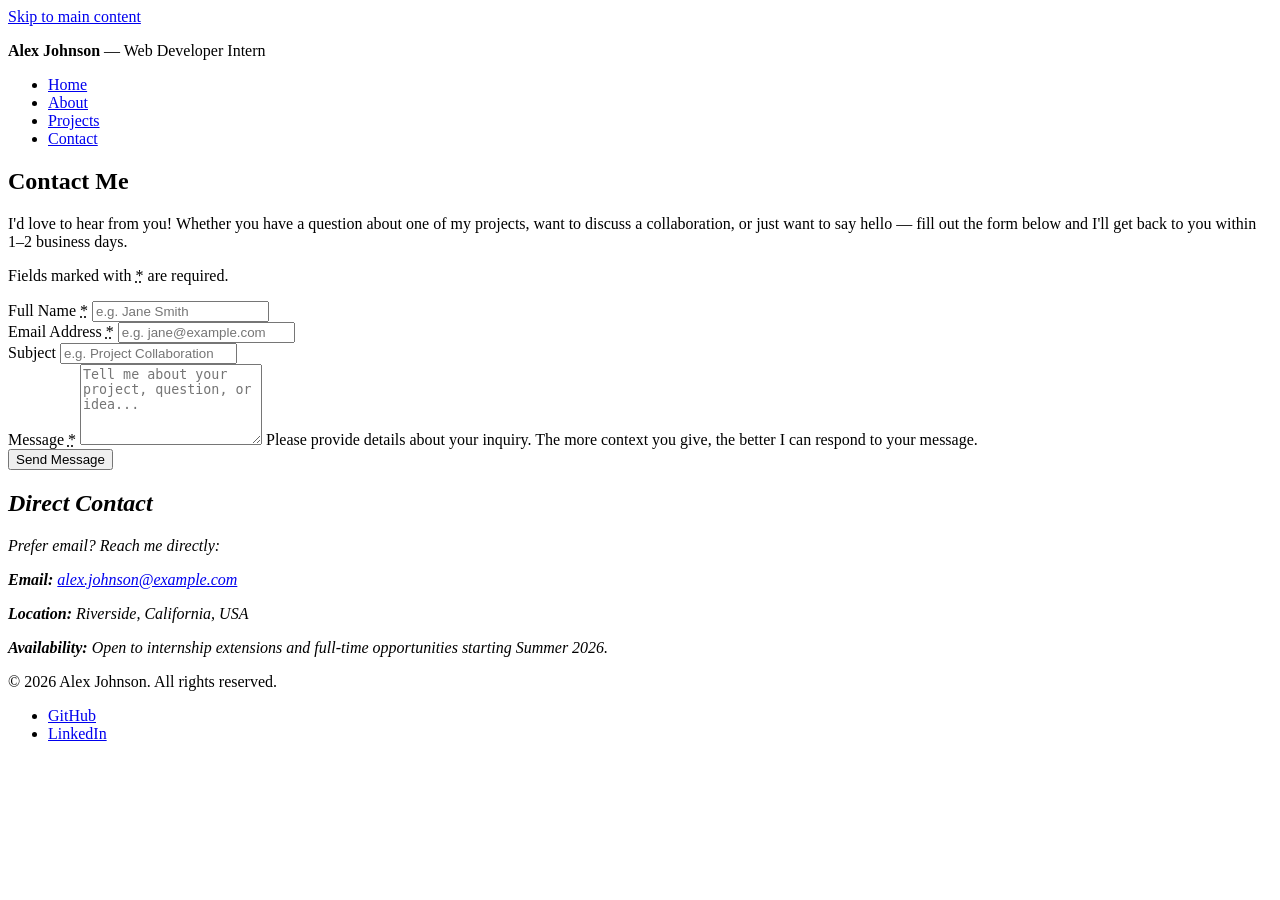
<file: step-01-html-semantics/contact.html>
<!-- STEP 1: HTML5 Semantic Structure & Accessibility - No CSS styling, pure semantic HTML -->
<!DOCTYPE html>
<!--
  contact.html — Contact Page
  ─────────────────────────────────────────────────────────────────
  This page introduces the most accessibility-critical HTML element:
  the <form>. Accessible forms are one of the most common failures
  in web accessibility audits.

  Key accessibility patterns demonstrated here:
    1. <label for="id"> BEFORE every input — not after, not placeholder-only
    2. required + aria-required="true" — communicates required fields to AT
    3. aria-describedby — links a hint/instruction to a specific input
    4. autocomplete attributes — helps users with cognitive disabilities
       and password managers fill forms faster
    5. <address> — semantic contact information element
    6. <fieldset> + <legend> — groups related form controls (optional here,
       but shown for education)

  Why NOT use placeholder as a label?
    Placeholders disappear as soon as the user starts typing. Users with
    memory impairments or cognitive disabilities may forget what the field
    was asking for. Placeholders also have poor colour contrast by default
    and are not reliably announced by all screen readers.
    ALWAYS use a visible <label>.
-->
<html lang="en">

<head>
  <meta charset="UTF-8">
  <meta name="viewport" content="width=device-width, initial-scale=1.0">

  <title>Contact Alex Johnson | Web Developer Intern Portfolio</title>

  <meta name="description" content="Get in touch with Alex Johnson — web development intern. Send a message, ask about collaborations, or just say hello.">
  <meta name="keywords" content="contact Alex Johnson, web developer, intern, hire, collaborate, get in touch">
  <meta name="author" content="Alex Johnson">

  <!-- ── Open Graph Tags for the Contact page ─────────────────── -->
  <meta property="og:title" content="Contact Alex Johnson | Web Developer Intern">
  <meta property="og:description" content="Reach out to Alex Johnson for internship opportunities, collaborations, or questions about web development.">
  <meta property="og:type" content="website">
  <meta property="og:url" content="https://alexjohnson.dev/contact.html">

</head>

<body>

  <!-- ============================================================
    SKIP LINK — always the first focusable element
  ============================================================ -->
  <a href="#main-content" class="skip-link">Skip to main content</a>


  <!-- ============================================================
    SITE HEADER — consistent across all pages
  ============================================================ -->
  <header>

    <p><strong>Alex Johnson</strong> — Web Developer Intern</p>

    <nav role="navigation" aria-label="Main Navigation">
      <ul>
        <li><a href="index.html">Home</a></li>
        <li><a href="about.html">About</a></li>
        <li><a href="projects.html">Projects</a></li>

        <!-- aria-current="page" on Contact — we are on this page -->
        <li><a href="contact.html" aria-current="page">Contact</a></li>
      </ul>
    </nav>

  </header>
  <!-- end site header -->


  <!-- ============================================================
    MAIN CONTENT
  ============================================================ -->
  <main id="main-content" role="main">


    <!-- ──────────────────────────────────────────────────────────
      CONTACT SECTION
    ────────────────────────────────────────────────────────────── -->
    <section aria-labelledby="contact-heading">

      <h1 id="contact-heading">Contact Me</h1>

      <p>
        I'd love to hear from you! Whether you have a question about one
        of my projects, want to discuss a collaboration, or just want to
        say hello — fill out the form below and I'll get back to you
        within 1–2 business days.
      </p>


      <!-- ══════════════════════════════════════════════════════
        ACCESSIBLE CONTACT FORM
        ══════════════════════════════════════════════════════════
        <form action="#" method="POST">
        ────────────────────────────────────────────────────────────
        action="#": Placeholder — in production this would be a
          server endpoint (e.g., "/api/contact" or a form service URL).

        method="POST": Correct for forms that submit data. GET embeds
          form data in the URL (visible in browser history — bad for
          forms with personal data). POST sends data in the request body.

        novalidate is NOT included here: We want the browser's native
          HTML5 validation to work. In Step 3 (JavaScript), we may add
          custom validation and then add novalidate.
      ════════════════════════════════════════════════════════ -->
      <form action="#" method="POST">

        <!-- ──────────────────────────────────────────────────────
          FORM FIELDS — THE LABEL RULE
          ──────────────────────────────────────────────────────────
          THE GOLDEN RULE OF ACCESSIBLE FORMS:
          Every interactive control (<input>, <textarea>, <select>)
          MUST have an associated <label>.

          How to associate a label:
          METHOD 1 (used here): for/id pairing
            <label for="name">Name</label>
            <input id="name" ...>
            The for attribute value MUST exactly match the id attribute
            value of the input. This programmatically links them so:
              - Clicking the label focuses the input (larger click target)
              - Screen readers announce the label when the input is focused
              - The association is exposed in the accessibility tree

          METHOD 2: Wrapping (implicit association)
            <label>Name <input type="text" ...></label>
            Works but less flexible for CSS layout.

          LABEL PLACEMENT: Labels should come BEFORE their inputs
          (except for checkboxes and radio buttons, where they follow).
          This is the expected reading order and matches visual scanning.
        ────────────────────────────────────────────────────────── -->


        <!-- ── FULL NAME FIELD ──────────────────────────────────
          The asterisk (*) visually indicates a required field.
          IMPORTANT: The asterisk alone is not accessible — screen
          readers may just read it as "asterisk". In production,
          we would add a note at the top of the form:
          "Fields marked with * are required."
          We've included that note below.
        ────────────────────────────────────────────────────────── -->
        <p>Fields marked with <abbr title="required">*</abbr> are required.</p>
        <!--
          <abbr title="required">: The <abbr> element marks an
          abbreviation and provides its expansion via the title attribute.
          Screen readers may announce "required" when they encounter this.
          Sighted users see a dotted underline and get a tooltip on hover.
        -->

        <div>
          <!-- label comes BEFORE the input -->
          <label for="name">Full Name <abbr title="required">*</abbr></label>

          <!--
            type="text": Appropriate for a full name field.
            id="name": Must match <label for="name"> exactly.
            name="name": Server-side key for this field's value.
            required: HTML5 built-in validation. Browser will prevent
              form submission if this field is empty.
            aria-required="true": ARIA equivalent of required. While
              modern browsers expose the required attribute to AT,
              aria-required ensures older AT understands this field
              cannot be left blank.
            autocomplete="name": Tells the browser (and password
              managers) what type of data to suggest. Helps users with
              motor disabilities who struggle to type long values.
              WCAG 1.3.5 requires autocomplete on personal data inputs.
          -->
          <input
            type="text"
            id="name"
            name="name"
            required
            aria-required="true"
            autocomplete="name"
            placeholder="e.g. Jane Smith"
          >
          <!--
            placeholder: Optional. Provides an example/hint inside
            the field. Note: this is an EXAMPLE value, not a label —
            never remove the <label> and use only placeholder.
          -->
        </div>
        <!-- end name field -->


        <!-- ── EMAIL ADDRESS FIELD ──────────────────────────────
          type="email": Tells the browser this is an email field.
            Benefits:
            - Mobile keyboards show the @ symbol prominently
            - Browser validates email format before submission
            - Screen readers may announce "edit, email"
        ────────────────────────────────────────────────────────── -->
        <div>
          <label for="email">Email Address <abbr title="required">*</abbr></label>

          <input
            type="email"
            id="email"
            name="email"
            required
            aria-required="true"
            autocomplete="email"
            placeholder="e.g. jane@example.com"
          >
        </div>
        <!-- end email field -->


        <!-- ── SUBJECT FIELD ────────────────────────────────────
          Subject is optional (no required attribute or *).
          This is a free-text field — type="text" is appropriate.
        ────────────────────────────────────────────────────────── -->
        <div>
          <label for="subject">Subject</label>

          <input
            type="text"
            id="subject"
            name="subject"
            autocomplete="off"
            placeholder="e.g. Project Collaboration"
          >
          <!--
            autocomplete="off": For subject, we don't want browser
            suggestions as the content is too context-specific.
          -->
        </div>
        <!-- end subject field -->


        <!-- ── MESSAGE TEXTAREA ─────────────────────────────────
          <textarea>: Multi-line text input. Note it is a separate
          element from <input> and requires a closing tag.

          aria-describedby="message-hint":
            This is one of the most important ARIA patterns for forms.
            It links the textarea to a helper text element by ID.
            Screen readers will announce the label ("Message"),
            then the hint text after a brief pause:
            "Message, required. Please provide details about your inquiry."

            This is different from aria-labelledby:
              aria-labelledby = the accessible name (replaces label text)
              aria-describedby = supplementary description (adds to label)
        ────────────────────────────────────────────────────────── -->
        <div>
          <label for="message">Message <abbr title="required">*</abbr></label>

          <textarea
            id="message"
            name="message"
            rows="5"
            required
            aria-required="true"
            aria-describedby="message-hint"
            placeholder="Tell me about your project, question, or idea..."
          ></textarea>
          <!--
            rows="5": Sets the initial visible height of the textarea.
            The user can still type more — it will scroll or auto-resize
            (with JS/CSS). 5 rows gives a reasonable default size.
          -->

          <!-- This <span> is the hint text linked via aria-describedby.
            id="message-hint" must match the aria-describedby value above.
            It is visible to all users — not hidden. Screen readers also
            announce it when the textarea receives focus. -->
          <span id="message-hint">
            Please provide details about your inquiry. The more context
            you give, the better I can respond to your message.
          </span>
        </div>
        <!-- end message field -->


        <!-- ── SUBMIT BUTTON ─────────────────────────────────────
          <button type="submit">: Semantically correct submit button.
            type="submit" is the default for <button> inside <form>,
            but always declare it explicitly to prevent ambiguity.

          Why NOT <input type="submit"> ?
            <button> is more flexible — it can contain HTML content
            (e.g., an icon + text) and is easier to style. Both are
            accessible, but <button> is modern best practice.

          Why NOT <div onclick="submitForm()"> ?
            A <div> is not focusable by keyboard by default, cannot be
            activated by pressing Enter/Space, and has no semantic role.
            NEVER use <div> or <span> as interactive controls.
        ────────────────────────────────────────────────────────── -->
        <div>
          <button type="submit">Send Message</button>
        </div>

      </form>
      <!-- end contact form -->


      <!-- ──────────────────────────────────────────────────────────
        <address> — Contact Information
        ──────────────────────────────────────────────────────────────
        <address>: A semantic HTML element specifically for contact
          information related to the nearest <article> or <body>.

        Common misconception: <address> is NOT just for postal addresses.
          It is for ANY contact information: email, phone, location, URLs.

        When used inside <body> (or <main>), <address> refers to the
        contact info for the site/author as a whole.

        Screen readers may present <address> content differently,
        and search engines (Google) use it to extract contact data
        for rich results.
      ────────────────────────────────────────────────────────────── -->
      <address>
        <h2>Direct Contact</h2>

        <p>Prefer email? Reach me directly:</p>

        <!-- mailto: link — opens the user's email client with the
          To field pre-filled. aria-label adds context about what
          happens when clicked. -->
        <p>
          <strong>Email:</strong>
          <a
            href="mailto:alex.johnson@example.com"
            aria-label="Send an email to Alex Johnson at alex.johnson@example.com"
          >alex.johnson@example.com</a>
        </p>

        <!-- Location information — no href needed, this is plain text -->
        <p>
          <strong>Location:</strong>
          Riverside, California, USA
        </p>

        <p>
          <strong>Availability:</strong>
          Open to internship extensions and full-time opportunities
          starting Summer 2026.
        </p>

      </address>
      <!-- end address -->


    </section>
    <!-- end contact section -->


  </main>
  <!-- end main#main-content -->


  <!-- ============================================================
    SITE FOOTER — consistent across all pages
  ============================================================ -->
  <footer role="contentinfo">

    <p>&copy; 2026 Alex Johnson. All rights reserved.</p>

    <nav aria-label="Social Links">
      <ul>
        <li>
          <a
            href="https://github.com"
            aria-label="Visit Alex Johnson's GitHub profile (opens in new tab)"
            target="_blank"
            rel="noopener noreferrer"
          >GitHub</a>
        </li>
        <li>
          <a
            href="https://linkedin.com"
            aria-label="Visit Alex Johnson's LinkedIn profile (opens in new tab)"
            target="_blank"
            rel="noopener noreferrer"
          >LinkedIn</a>
        </li>
      </ul>
    </nav>

  </footer>
  <!-- end site footer -->


</body>
</html>
</file>
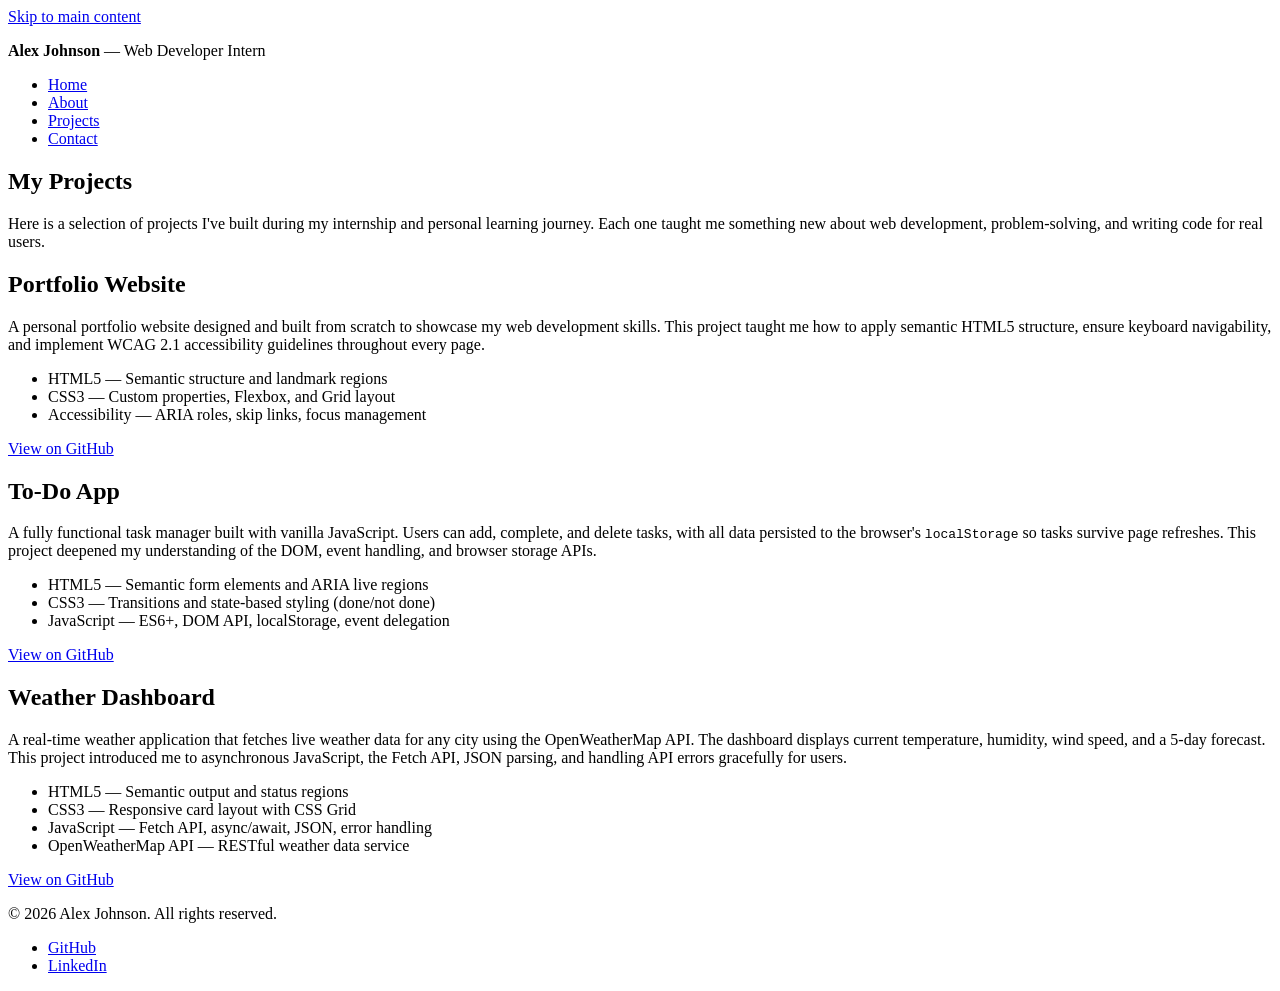
<file: step-01-html-semantics/projects.html>
<!-- STEP 1: HTML5 Semantic Structure & Accessibility - No CSS styling, pure semantic HTML -->
<!DOCTYPE html>
<!--
  projects.html — Projects Page
  ─────────────────────────────────────────────────────────────────
  This page demonstrates using MULTIPLE <article> elements within
  a single <section>. Each project card is a self-contained,
  independently meaningful piece of content — making <article>
  the correct semantic choice.

  Key patterns introduced here:
    - Multiple <article> elements as "cards"
    - role="article" (explicit, for older AT)
    - aria-labelledby linking each article to its unique h2
    - Unique IDs for every heading (no duplicate IDs allowed in HTML)
    - Descriptive aria-label on action links ("View X on GitHub")
    - <ul> for technologies (unordered, no inherent rank)
-->
<html lang="en">

<head>
  <meta charset="UTF-8">
  <meta name="viewport" content="width=device-width, initial-scale=1.0">

  <title>Projects | Alex Johnson Web Developer Intern Portfolio</title>

  <meta name="description" content="Explore Alex Johnson's web development projects — including a portfolio website, a JavaScript to-do app, and a real-time weather dashboard built with the Fetch API.">
  <meta name="keywords" content="web projects, portfolio, to-do app, weather dashboard, HTML5, CSS3, JavaScript, Fetch API, Alex Johnson">
  <meta name="author" content="Alex Johnson">

  <!-- ── Open Graph Tags for the Projects page ────────────────── -->
  <meta property="og:title" content="Projects | Alex Johnson — Web Developer Intern">
  <meta property="og:description" content="See the web projects built by Alex Johnson during their web development internship — covering HTML5, CSS3, JavaScript, and modern browser APIs.">
  <meta property="og:type" content="website">
  <meta property="og:url" content="https://alexjohnson.dev/projects.html">

</head>

<body>

  <!-- ============================================================
    SKIP LINK — always the first focusable element on the page
  ============================================================ -->
  <a href="#main-content" class="skip-link">Skip to main content</a>


  <!-- ============================================================
    SITE HEADER — consistent across all pages
  ============================================================ -->
  <header>

    <p><strong>Alex Johnson</strong> — Web Developer Intern</p>

    <nav role="navigation" aria-label="Main Navigation">
      <ul>
        <li><a href="index.html">Home</a></li>
        <li><a href="about.html">About</a></li>

        <!-- aria-current="page" on Projects — we are on this page -->
        <li><a href="projects.html" aria-current="page">Projects</a></li>

        <li><a href="contact.html">Contact</a></li>
      </ul>
    </nav>

  </header>
  <!-- end site header -->


  <!-- ============================================================
    MAIN CONTENT
  ============================================================ -->
  <main id="main-content" role="main">


    <!-- ──────────────────────────────────────────────────────────
      PROJECTS SECTION
      ──────────────────────────────────────────────────────────────
      <section> wraps all project cards. It represents the thematic
      grouping of "my projects". aria-labelledby points to the h1
      so screen reader users hear "My Projects, region" when they
      navigate to this landmark.
    ────────────────────────────────────────────────────────────── -->
    <section aria-labelledby="projects-heading">

      <h1 id="projects-heading">My Projects</h1>

      <p>
        Here is a selection of projects I've built during my internship
        and personal learning journey. Each one taught me something new
        about web development, problem-solving, and writing code for
        real users.
      </p>


      <!-- ══════════════════════════════════════════════════════
        PROJECT 1: Portfolio Website
        ══════════════════════════════════════════════════════════
        <article role="article" aria-labelledby="project-portfolio-heading">
        ────────────────────────────────────────────────────────────
        Why <article> for each project card?

        Each project is self-contained, independently meaningful content.
        If extracted from the page, each card still makes complete sense
        on its own — just like a news article pulled from a news website.

        role="article": Redundant with <article> but included for older
          assistive technology support.

        aria-labelledby="project-portfolio-heading": Associates this
          article with its h2. Screen readers announce:
          "Portfolio Website, article" when navigating by landmarks or
          article roles. Without this, the article is unlabelled.

        ID UNIQUENESS RULE: Every id attribute in an HTML document MUST
          be unique. Since we have 3 projects each with a heading, we
          use descriptive, unique IDs:
          - project-portfolio-heading
          - project-todo-heading
          - project-weather-heading
      ════════════════════════════════════════════════════════ -->
      <article role="article" aria-labelledby="project-portfolio-heading">

        <!-- h2: Project title heading. Level 2 is correct here —
          we are one level below the section's h1. -->
        <h2 id="project-portfolio-heading">Portfolio Website</h2>

        <p>
          A personal portfolio website designed and built from scratch
          to showcase my web development skills. This project taught me
          how to apply semantic HTML5 structure, ensure keyboard
          navigability, and implement WCAG 2.1 accessibility guidelines
          throughout every page.
        </p>

        <!-- Technologies list: <ul> because technologies have no
          inherent rank or sequential order. -->
        <ul aria-label="Technologies used in Portfolio Website">
          <li>HTML5 — Semantic structure and landmark regions</li>
          <li>CSS3 — Custom properties, Flexbox, and Grid layout</li>
          <li>Accessibility — ARIA roles, skip links, focus management</li>
        </ul>

        <!-- ──────────────────────────────────────────────────────
          ACTION LINK WITH DESCRIPTIVE aria-label
          ──────────────────────────────────────────────────────────
          The link text "View on GitHub" is ambiguous without context.
          A screen reader user navigating a list of links would hear:
            "View on GitHub" — which project?!

          aria-label="View Portfolio Website on GitHub" replaces the
          visible text with a fully descriptive label for AT users,
          while sighted users still see the shorter "View on GitHub".

          This pattern satisfies WCAG 2.4.6 (Headings and Labels) and
          2.4.9 (Link Purpose — Link Only).
        ────────────────────────────────────────────────────────── -->
        <p>
          <a
            href="#"
            aria-label="View Portfolio Website on GitHub (link placeholder)"
          >View on GitHub</a>
        </p>

      </article>
      <!-- end project: Portfolio Website -->


      <!-- ══════════════════════════════════════════════════════
        PROJECT 2: To-Do App
      ════════════════════════════════════════════════════════ -->
      <article role="article" aria-labelledby="project-todo-heading">

        <h2 id="project-todo-heading">To-Do App</h2>

        <p>
          A fully functional task manager built with vanilla JavaScript.
          Users can add, complete, and delete tasks, with all data
          persisted to the browser's <code>localStorage</code> so tasks
          survive page refreshes. This project deepened my understanding
          of the DOM, event handling, and browser storage APIs.
        </p>

        <!-- <code>: Inline code element. Used for short code snippets,
          file names, variable names, etc. Screen readers may announce
          it differently to signal it is technical content. -->

        <ul aria-label="Technologies used in To-Do App">
          <li>HTML5 — Semantic form elements and ARIA live regions</li>
          <li>CSS3 — Transitions and state-based styling (done/not done)</li>
          <li>JavaScript — ES6+, DOM API, localStorage, event delegation</li>
        </ul>

        <p>
          <a
            href="#"
            aria-label="View To-Do App on GitHub (link placeholder)"
          >View on GitHub</a>
        </p>

      </article>
      <!-- end project: To-Do App -->


      <!-- ══════════════════════════════════════════════════════
        PROJECT 3: Weather Dashboard
      ════════════════════════════════════════════════════════ -->
      <article role="article" aria-labelledby="project-weather-heading">

        <h2 id="project-weather-heading">Weather Dashboard</h2>

        <p>
          A real-time weather application that fetches live weather data
          for any city using the OpenWeatherMap API. The dashboard
          displays current temperature, humidity, wind speed, and a
          5-day forecast. This project introduced me to asynchronous
          JavaScript, the Fetch API, JSON parsing, and handling API
          errors gracefully for users.
        </p>

        <ul aria-label="Technologies used in Weather Dashboard">
          <li>HTML5 — Semantic output and status regions</li>
          <li>CSS3 — Responsive card layout with CSS Grid</li>
          <li>JavaScript — Fetch API, async/await, JSON, error handling</li>
          <li>OpenWeatherMap API — RESTful weather data service</li>
        </ul>

        <p>
          <a
            href="#"
            aria-label="View Weather Dashboard on GitHub (link placeholder)"
          >View on GitHub</a>
        </p>

      </article>
      <!-- end project: Weather Dashboard -->


    </section>
    <!-- end projects section -->


  </main>
  <!-- end main#main-content -->


  <!-- ============================================================
    SITE FOOTER — consistent across all pages
  ============================================================ -->
  <footer role="contentinfo">

    <p>&copy; 2026 Alex Johnson. All rights reserved.</p>

    <nav aria-label="Social Links">
      <ul>
        <li>
          <a
            href="https://github.com"
            aria-label="Visit Alex Johnson's GitHub profile (opens in new tab)"
            target="_blank"
            rel="noopener noreferrer"
          >GitHub</a>
        </li>
        <li>
          <a
            href="https://linkedin.com"
            aria-label="Visit Alex Johnson's LinkedIn profile (opens in new tab)"
            target="_blank"
            rel="noopener noreferrer"
          >LinkedIn</a>
        </li>
      </ul>
    </nav>

  </footer>
  <!-- end site footer -->


</body>
</html>
</file>
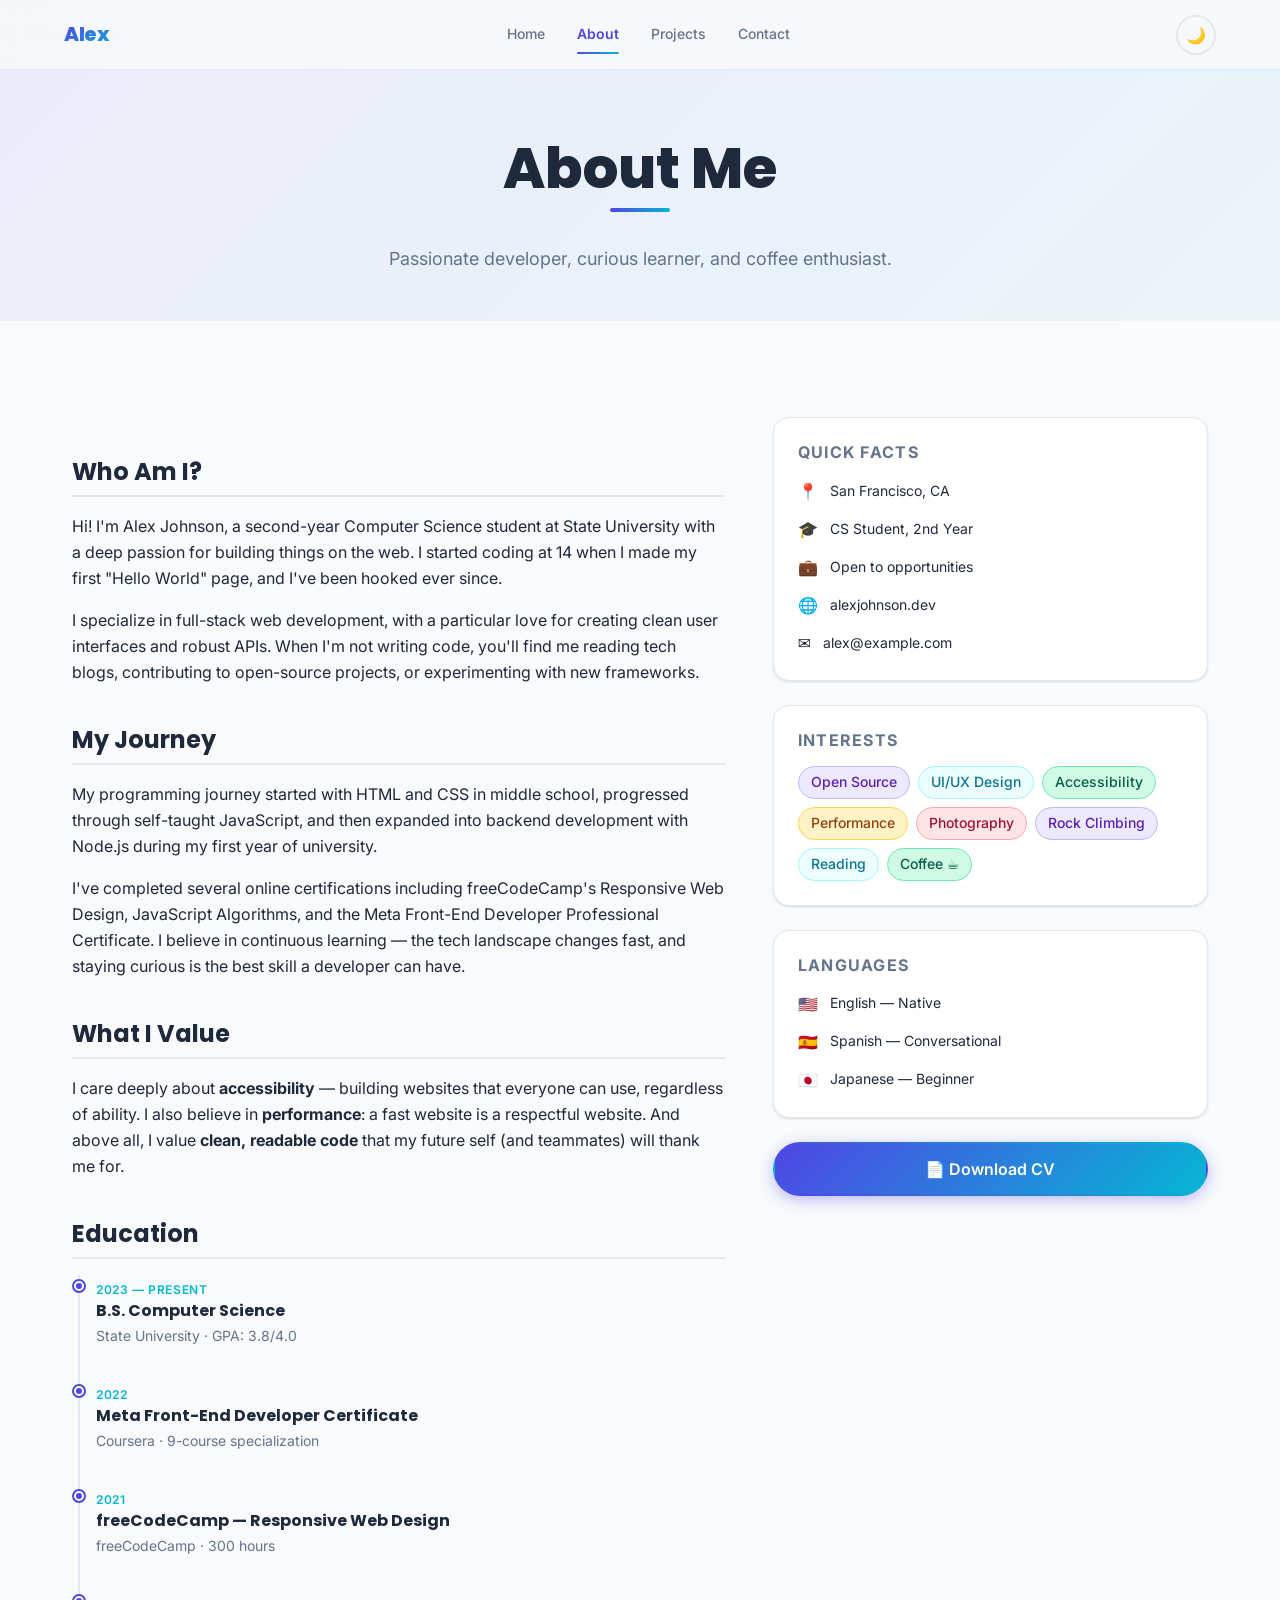
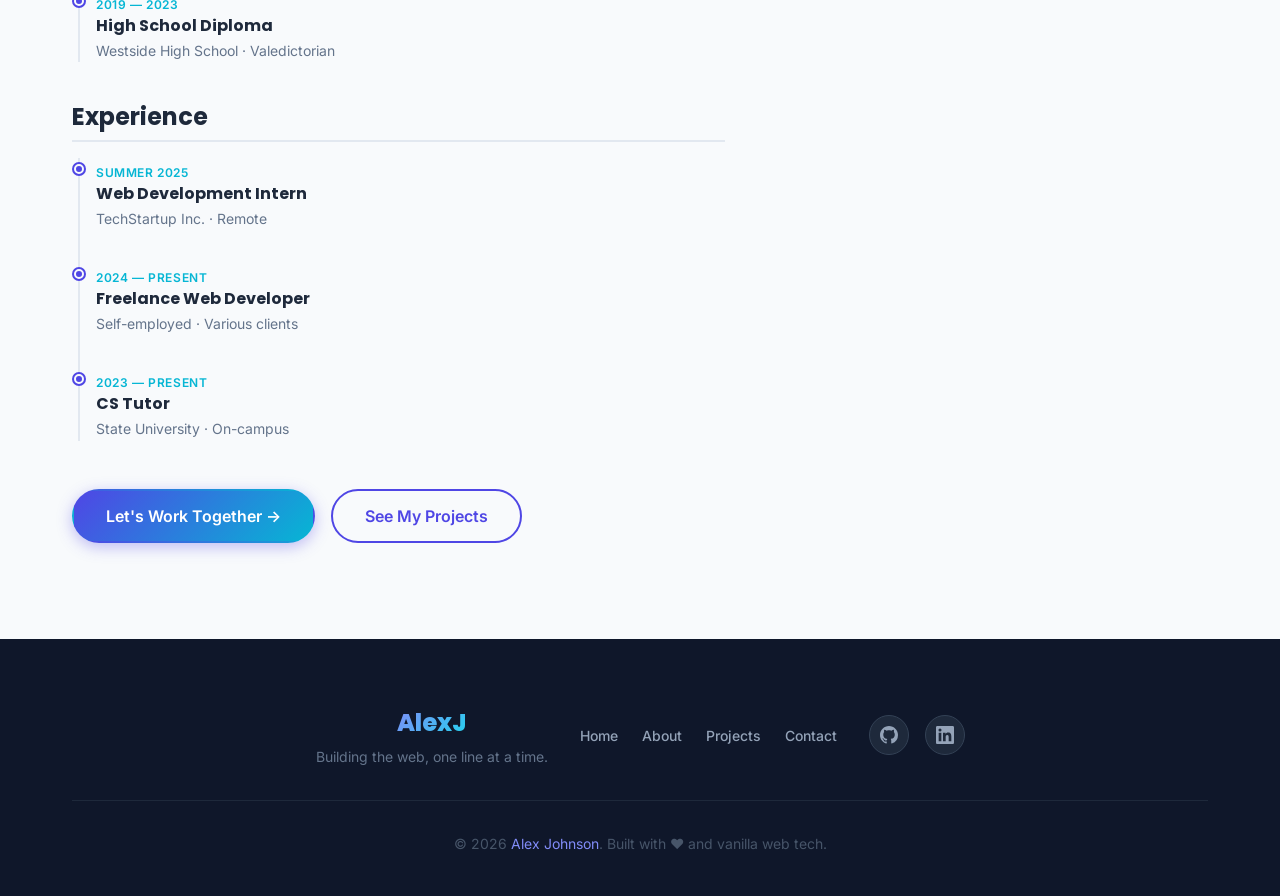
<file: step-02-css-responsive/about.html>
<!DOCTYPE html>
<html lang="en" data-theme="light">
<!-- STEP 2: Advanced CSS3 & Responsive Architecture - Full styling with Grid, Flexbox, CSS Variables, Dark Mode -->
<head>
  <meta charset="UTF-8" />
  <meta name="viewport" content="width=device-width, initial-scale=1.0" />
  <meta name="description" content="About Alex Johnson — Computer Science student, web developer, and lifelong learner." />
  <meta name="author" content="Alex Johnson" />

  <title>About | Alex Johnson</title>

  <link rel="stylesheet" href="css/style.css" />
  <link rel="preconnect" href="https://fonts.googleapis.com" />
  <link rel="preconnect" href="https://fonts.gstatic.com" crossorigin />
  <link href="https://fonts.googleapis.com/css2?family=Inter:wght@300;400;500;600&family=Poppins:wght@600;700;800&display=swap" rel="stylesheet" />
</head>
<body>

  <!-- Skip link for keyboard accessibility -->
  <a href="#main-content" class="skip-link">Skip to main content</a>

  <!-- ════════════════════════════════════════════════════════════════════════
       SITE HEADER
       Identical across all pages — ensures consistent nav experience.
       ════════════════════════════════════════════════════════════════════════ -->
  <header class="site-header" id="site-header">
    <nav class="nav" role="navigation" aria-label="Main navigation">

      <a href="index.html" class="nav__logo" aria-label="Alex Johnson — Home">
        Alex<span style="opacity:0.7">J</span>
      </a>

      <button
        class="nav__hamburger"
        id="nav-toggle"
        aria-label="Open navigation menu"
        aria-expanded="false"
        aria-controls="nav-links"
      >
        <span aria-hidden="true"></span>
        <span aria-hidden="true"></span>
        <span aria-hidden="true"></span>
      </button>

      <ul class="nav__links" id="nav-links" role="list">
        <li><a href="index.html" class="nav__link">Home</a></li>
        <li><a href="about.html" class="nav__link" aria-current="page">About</a></li>
        <li><a href="projects.html" class="nav__link">Projects</a></li>
        <li><a href="contact.html" class="nav__link">Contact</a></li>
      </ul>

      <div class="nav__controls">
        <button class="theme-toggle" id="theme-toggle" aria-label="Toggle dark mode" title="Toggle dark mode">🌙</button>
      </div>

    </nav>
  </header>

  <!-- ════════════════════════════════════════════════════════════════════════
       MAIN CONTENT
       ════════════════════════════════════════════════════════════════════════ -->
  <main class="main" id="main-content">

    <!-- Page Hero Banner -->
    <section
      class="section"
      style="
        background: linear-gradient(135deg, rgba(79,70,229,0.08) 0%, rgba(6,182,212,0.06) 100%),
                    var(--color-bg);
        padding-top: calc(var(--header-height) + 4rem);
        padding-bottom: 3rem;
        text-align: center;
      "
      aria-labelledby="page-heading"
    >
      <div class="container">
        <h1 id="page-heading" class="section-title" style="font-size:clamp(2rem,5vw,3.5rem);">
          About Me
        </h1>
        <p class="section-subtitle">
          Passionate developer, curious learner, and coffee enthusiast.
        </p>
      </div>
    </section>

    <!-- ── ABOUT LAYOUT: Article + Aside ─────────────────────────────────── -->
    <!--
      CSS Grid chosen here because we need a 2D layout:
      - Main article column: ~2/3 width (prose content)
      - Sidebar column: ~1/3 width (info cards)
      Both columns are on the same row (desktop) or stack (mobile).
    -->
    <section class="section" aria-label="About content">
      <div class="container">

        <div class="about-layout">

          <!-- ── Article: Main bio content ──────────────────────────────── -->
          <article class="about-article" aria-label="Biography">

            <h2>Who Am I?</h2>
            <p>
              Hi! I'm Alex Johnson, a second-year Computer Science student at
              State University with a deep passion for building things on the web.
              I started coding at 14 when I made my first "Hello World" page, and
              I've been hooked ever since.
            </p>
            <p>
              I specialize in full-stack web development, with a particular love
              for creating clean user interfaces and robust APIs. When I'm not
              writing code, you'll find me reading tech blogs, contributing to
              open-source projects, or experimenting with new frameworks.
            </p>

            <h2>My Journey</h2>
            <p>
              My programming journey started with HTML and CSS in middle school,
              progressed through self-taught JavaScript, and then expanded into
              backend development with Node.js during my first year of university.
            </p>
            <p>
              I've completed several online certifications including
              freeCodeCamp's Responsive Web Design, JavaScript Algorithms,
              and the Meta Front-End Developer Professional Certificate.
              I believe in continuous learning — the tech landscape changes fast,
              and staying curious is the best skill a developer can have.
            </p>

            <h2>What I Value</h2>
            <p>
              I care deeply about <strong>accessibility</strong> — building
              websites that everyone can use, regardless of ability. I also
              believe in <strong>performance</strong>: a fast website is a
              respectful website. And above all, I value
              <strong>clean, readable code</strong> that my future self (and
              teammates) will thank me for.
            </p>

            <!-- Education timeline -->
            <h2>Education</h2>
            <ol class="timeline" aria-label="Education history">
              <li class="timeline-item">
                <time class="timeline-date" datetime="2023">2023 — Present</time>
                <h3 class="timeline-title">B.S. Computer Science</h3>
                <p class="timeline-company">State University · GPA: 3.8/4.0</p>
              </li>
              <li class="timeline-item">
                <time class="timeline-date" datetime="2022">2022</time>
                <h3 class="timeline-title">Meta Front-End Developer Certificate</h3>
                <p class="timeline-company">Coursera · 9-course specialization</p>
              </li>
              <li class="timeline-item">
                <time class="timeline-date" datetime="2021">2021</time>
                <h3 class="timeline-title">freeCodeCamp — Responsive Web Design</h3>
                <p class="timeline-company">freeCodeCamp · 300 hours</p>
              </li>
              <li class="timeline-item">
                <time class="timeline-date" datetime="2019">2019 — 2023</time>
                <h3 class="timeline-title">High School Diploma</h3>
                <p class="timeline-company">Westside High School · Valedictorian</p>
              </li>
            </ol>

            <!-- Experience timeline -->
            <h2>Experience</h2>
            <ol class="timeline" aria-label="Work experience">
              <li class="timeline-item">
                <time class="timeline-date" datetime="2025">Summer 2025</time>
                <h3 class="timeline-title">Web Development Intern</h3>
                <p class="timeline-company">TechStartup Inc. · Remote</p>
              </li>
              <li class="timeline-item">
                <time class="timeline-date" datetime="2024">2024 — Present</time>
                <h3 class="timeline-title">Freelance Web Developer</h3>
                <p class="timeline-company">Self-employed · Various clients</p>
              </li>
              <li class="timeline-item">
                <time class="timeline-date" datetime="2023">2023 — Present</time>
                <h3 class="timeline-title">CS Tutor</h3>
                <p class="timeline-company">State University · On-campus</p>
              </li>
            </ol>

            <!-- CTA at bottom of article -->
            <div style="margin-top: 3rem; display:flex; gap:1rem; flex-wrap:wrap;">
              <a href="contact.html" class="btn btn-primary">
                Let's Work Together →
              </a>
              <a href="projects.html" class="btn btn-secondary">
                See My Projects
              </a>
            </div>

          </article>
          <!-- /about-article -->

          <!-- ── Aside: Info sidebar ────────────────────────────────────── -->
          <!--
            The aside is sticky on desktop (via CSS), so it stays
            visible as the user scrolls the long article.
          -->
          <aside class="about-aside" aria-label="Personal information">

            <!-- Quick facts card -->
            <div class="info-card">
              <h2 class="info-card__title">Quick Facts</h2>
              <ul class="info-card__list" role="list">
                <li class="info-card__item">
                  <span class="icon" aria-hidden="true">📍</span>
                  <span>San Francisco, CA</span>
                </li>
                <li class="info-card__item">
                  <span class="icon" aria-hidden="true">🎓</span>
                  <span>CS Student, 2nd Year</span>
                </li>
                <li class="info-card__item">
                  <span class="icon" aria-hidden="true">💼</span>
                  <span>Open to opportunities</span>
                </li>
                <li class="info-card__item">
                  <span class="icon" aria-hidden="true">🌐</span>
                  <span>alexjohnson.dev</span>
                </li>
                <li class="info-card__item">
                  <span class="icon" aria-hidden="true">✉️</span>
                  <span>alex@example.com</span>
                </li>
              </ul>
            </div>

            <!-- Interests card -->
            <div class="info-card">
              <h2 class="info-card__title">Interests</h2>
              <ul class="skill-tags" role="list" style="gap:0.5rem;">
                <li class="skill-tag skill-tag--indigo">Open Source</li>
                <li class="skill-tag skill-tag--cyan">UI/UX Design</li>
                <li class="skill-tag skill-tag--emerald">Accessibility</li>
                <li class="skill-tag skill-tag--amber">Performance</li>
                <li class="skill-tag skill-tag--rose">Photography</li>
                <li class="skill-tag skill-tag--indigo">Rock Climbing</li>
                <li class="skill-tag skill-tag--cyan">Reading</li>
                <li class="skill-tag skill-tag--emerald">Coffee ☕</li>
              </ul>
            </div>

            <!-- Languages card -->
            <div class="info-card">
              <h2 class="info-card__title">Languages</h2>
              <ul class="info-card__list" role="list">
                <li class="info-card__item">
                  <span class="icon" aria-hidden="true">🇺🇸</span>
                  <span>English — Native</span>
                </li>
                <li class="info-card__item">
                  <span class="icon" aria-hidden="true">🇪🇸</span>
                  <span>Spanish — Conversational</span>
                </li>
                <li class="info-card__item">
                  <span class="icon" aria-hidden="true">🇯🇵</span>
                  <span>Japanese — Beginner</span>
                </li>
              </ul>
            </div>

            <!-- Download CV button -->
            <a
              href="#"
              class="btn btn-primary"
              style="width:100%; text-align:center; justify-content:center;"
              aria-label="Download Alex Johnson's CV as PDF"
            >
              📄 Download CV
            </a>

          </aside>
          <!-- /about-aside -->

        </div>
        <!-- /about-layout -->

      </div>
    </section>

  </main>

  <!-- ════════════════════════════════════════════════════════════════════════
       SITE FOOTER — Same across all pages
       ════════════════════════════════════════════════════════════════════════ -->
  <footer class="site-footer" role="contentinfo">
    <div class="container">
      <div class="footer-inner">

        <div>
          <a href="index.html" class="footer-logo">AlexJ</a>
          <p class="footer-tagline">Building the web, one line at a time.</p>
        </div>

        <nav aria-label="Footer navigation">
          <ul class="footer-nav" role="list">
            <li><a href="index.html">Home</a></li>
            <li><a href="about.html">About</a></li>
            <li><a href="projects.html">Projects</a></li>
            <li><a href="contact.html">Contact</a></li>
          </ul>
        </nav>

        <ul class="footer-social" role="list" aria-label="Social media links">
          <li>
            <a href="https://github.com" target="_blank" rel="noopener noreferrer" aria-label="GitHub" title="GitHub">
              <svg width="18" height="18" viewBox="0 0 24 24" fill="currentColor" aria-hidden="true">
                <path d="M12 0C5.37 0 0 5.37 0 12c0 5.31 3.435 9.795 8.205 11.385.6.105.825-.255.825-.57 0-.285-.015-1.23-.015-2.235-3.015.555-3.795-.735-4.035-1.41-.135-.345-.72-1.41-1.23-1.695-.42-.225-1.02-.78-.015-.795.945-.015 1.62.87 1.845 1.23 1.08 1.815 2.805 1.305 3.495.99.105-.78.42-1.305.765-1.605-2.67-.3-5.46-1.335-5.46-5.925 0-1.305.465-2.385 1.23-3.225-.12-.3-.54-1.53.12-3.18 0 0 1.005-.315 3.3 1.23.96-.27 1.98-.405 3-.405s2.04.135 3 .405c2.295-1.56 3.3-1.23 3.3-1.23.66 1.65.24 2.88.12 3.18.765.84 1.23 1.905 1.23 3.225 0 4.605-2.805 5.625-5.475 5.925.435.375.81 1.095.81 2.22 0 1.605-.015 2.895-.015 3.3 0 .315.225.69.825.57A12.02 12.02 0 0 0 24 12c0-6.63-5.37-12-12-12z"/>
              </svg>
            </a>
          </li>
          <li>
            <a href="https://linkedin.com" target="_blank" rel="noopener noreferrer" aria-label="LinkedIn" title="LinkedIn">
              <svg width="18" height="18" viewBox="0 0 24 24" fill="currentColor" aria-hidden="true">
                <path d="M20.447 20.452h-3.554v-5.569c0-1.328-.027-3.037-1.852-3.037-1.853 0-2.136 1.445-2.136 2.939v5.667H9.351V9h3.414v1.561h.046c.477-.9 1.637-1.85 3.37-1.85 3.601 0 4.267 2.37 4.267 5.455v6.286zM5.337 7.433a2.062 2.062 0 0 1-2.063-2.065 2.064 2.064 0 1 1 2.063 2.065zm1.782 13.019H3.555V9h3.564v11.452zM22.225 0H1.771C.792 0 0 .774 0 1.729v20.542C0 23.227.792 24 1.771 24h20.451C23.2 24 24 23.227 24 22.271V1.729C24 .774 23.2 0 22.222 0h.003z"/>
              </svg>
            </a>
          </li>
        </ul>

        <hr class="footer-divider" />
        <p class="footer-copyright">
          &copy; <time datetime="2026">2026</time>
          <a href="index.html">Alex Johnson</a>. Built with ❤️ and vanilla web tech.
        </p>

      </div>
    </div>
  </footer>

  <!-- ════════════════════════════════════════════════════════════════════════
       JAVASCRIPT — Theme toggle + nav (same logic across all pages)
       ════════════════════════════════════════════════════════════════════════ -->
  <script>
    /* ── Dark Mode Toggle ─────────────────────────────────────────────────── */
    const toggle = document.getElementById('theme-toggle');
    const html   = document.documentElement;

    const savedTheme = localStorage.getItem('theme') || 'light';
    html.setAttribute('data-theme', savedTheme);
    toggle.textContent = savedTheme === 'dark' ? '☀️' : '🌙';

    toggle.addEventListener('click', () => {
      const current = html.getAttribute('data-theme');
      const next    = current === 'dark' ? 'light' : 'dark';
      html.setAttribute('data-theme', next);
      localStorage.setItem('theme', next);
      toggle.textContent = next === 'dark' ? '☀️' : '🌙';
    });

    /* ── Mobile Nav ───────────────────────────────────────────────────────── */
    const navToggle = document.getElementById('nav-toggle');
    const navLinks  = document.getElementById('nav-links');

    navToggle.addEventListener('click', () => {
      const isOpen = navLinks.classList.toggle('nav-open');
      navToggle.setAttribute('aria-expanded', isOpen);
      navToggle.setAttribute('aria-label', isOpen ? 'Close navigation menu' : 'Open navigation menu');
    });

    navLinks.querySelectorAll('.nav__link').forEach(link => {
      link.addEventListener('click', () => {
        navLinks.classList.remove('nav-open');
        navToggle.setAttribute('aria-expanded', 'false');
      });
    });

    document.addEventListener('click', (e) => {
      if (!navToggle.contains(e.target) && !navLinks.contains(e.target)) {
        navLinks.classList.remove('nav-open');
        navToggle.setAttribute('aria-expanded', 'false');
      }
    });

    /* ── Header scroll shadow ─────────────────────────────────────────────── */
    const header = document.getElementById('site-header');
    window.addEventListener('scroll', () => {
      header.classList.toggle('scrolled', window.scrollY > 10);
    }, { passive: true });
  </script>

</body>
</html>
</file>
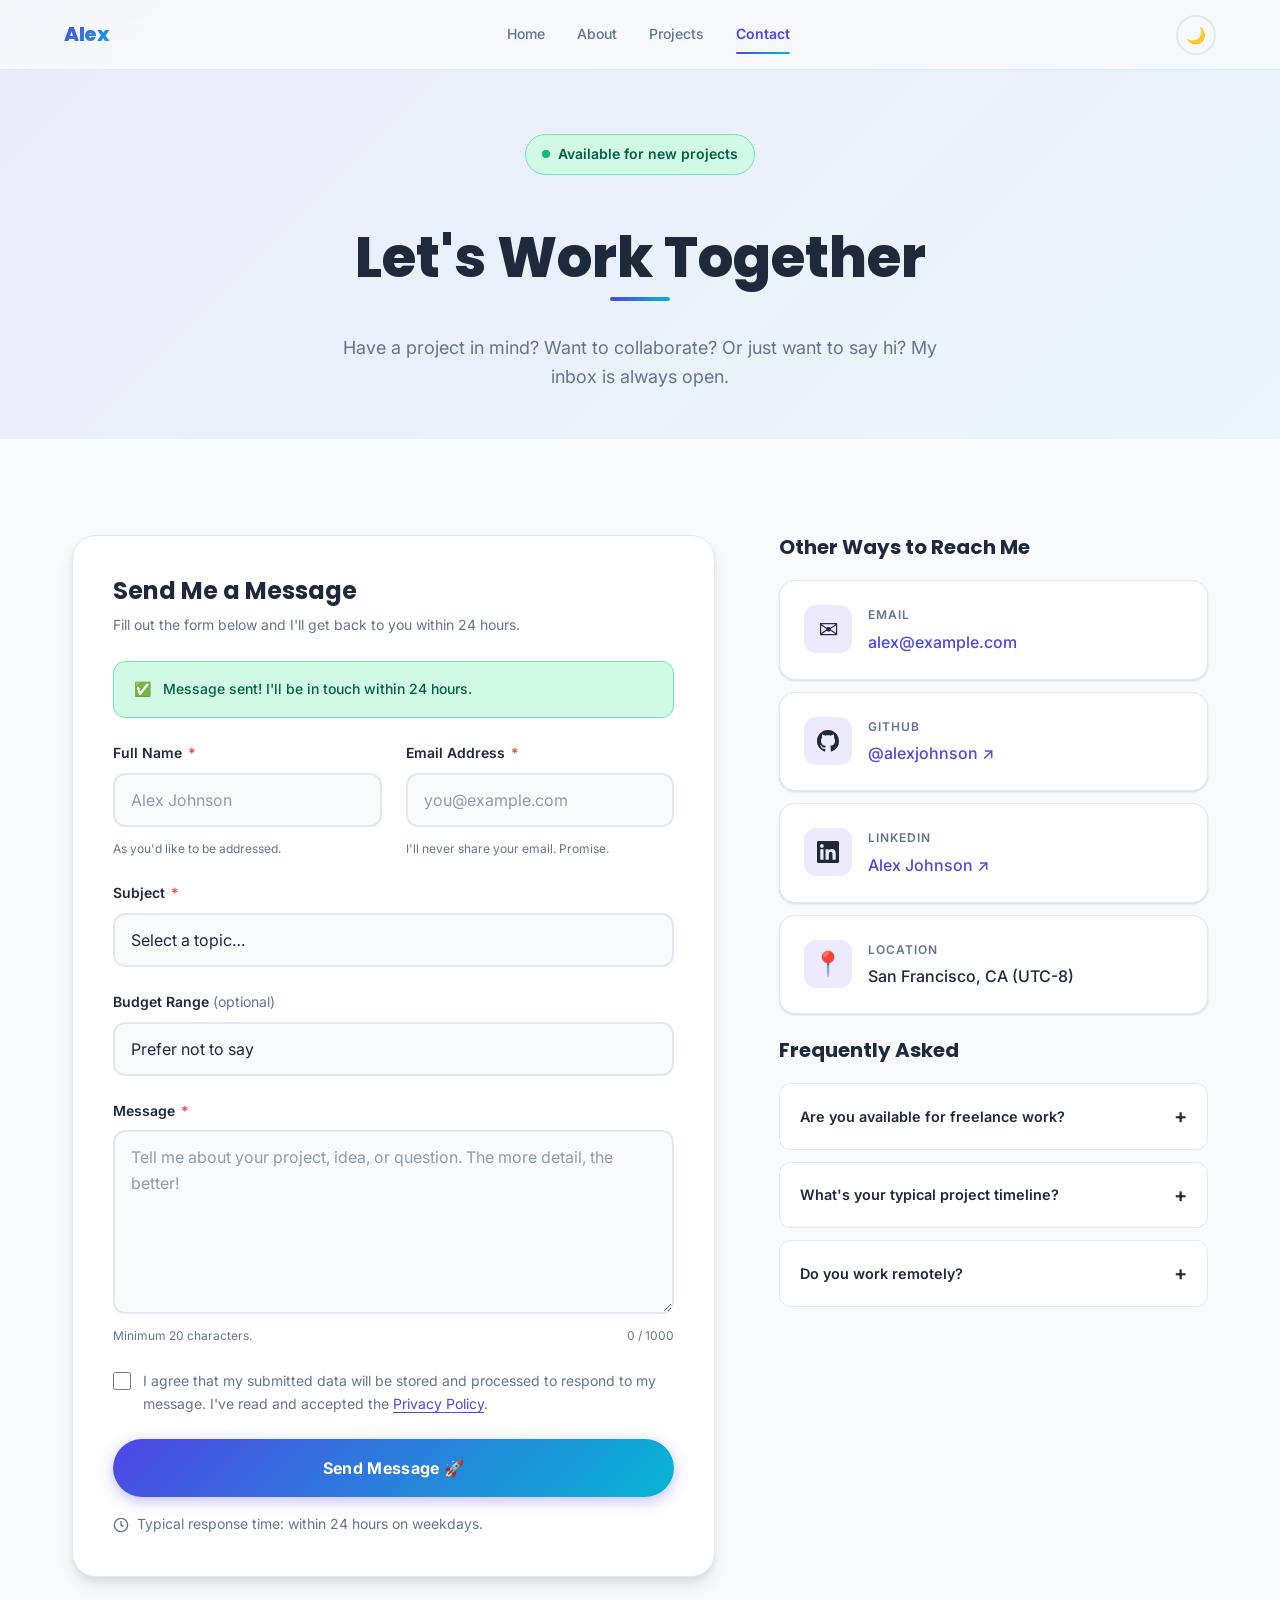
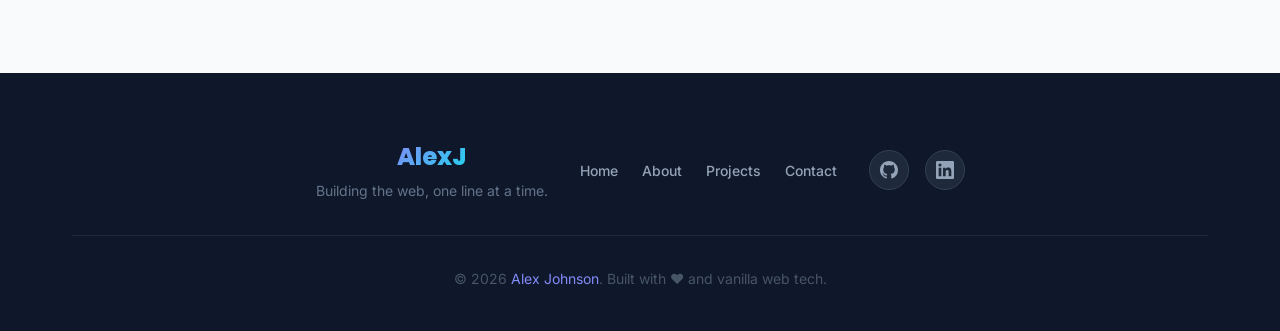
<file: step-02-css-responsive/contact.html>
<!DOCTYPE html>
<html lang="en" data-theme="light">
<!-- STEP 2: Advanced CSS3 & Responsive Architecture - Full styling with Grid, Flexbox, CSS Variables, Dark Mode -->
<head>
  <meta charset="UTF-8" />
  <meta name="viewport" content="width=device-width, initial-scale=1.0" />
  <meta name="description" content="Contact Alex Johnson — Let's collaborate on your next web project." />
  <meta name="author" content="Alex Johnson" />

  <title>Contact | Alex Johnson</title>

  <link rel="stylesheet" href="css/style.css" />
  <link rel="preconnect" href="https://fonts.googleapis.com" />
  <link rel="preconnect" href="https://fonts.gstatic.com" crossorigin />
  <link href="https://fonts.googleapis.com/css2?family=Inter:wght@300;400;500;600&family=Poppins:wght@600;700;800&display=swap" rel="stylesheet" />

  <style>
    /* ── Page-specific styles for Contact page ──────────────────────────── */

    /* Availability badge */
    .availability-badge {
      display: inline-flex;
      align-items: center;
      gap: 0.5rem;
      background: #d1fae5;
      color: #065f46;
      border: 1px solid #6ee7b7;
      font-size: 0.875rem;
      font-weight: 600;
      padding: 0.5rem 1rem;
      border-radius: 9999px;
      margin-bottom: 2rem;
    }

    [data-theme="dark"] .availability-badge {
      background: #064e3b;
      color: #6ee7b7;
      border-color: #065f46;
    }

    .availability-dot {
      width: 8px;
      height: 8px;
      border-radius: 50%;
      background: #10b981;
      animation: availabilityPulse 2s ease-in-out infinite;
      flex-shrink: 0;
    }

    @keyframes availabilityPulse {
      0%, 100% { transform: scale(1); opacity: 1; }
      50%       { transform: scale(1.3); opacity: 0.7; }
    }

    /* Character counter */
    .char-counter {
      font-size: 0.75rem;
      color: var(--color-text-muted);
      text-align: right;
      margin-top: 0.25rem;
    }

    .char-counter.warning { color: var(--color-warning); }
    .char-counter.error   { color: var(--color-danger);  }

    /* Form success / error messages */
    .form-message {
      padding: 1rem 1.25rem;
      border-radius: var(--radius);
      font-size: 0.875rem;
      font-weight: 500;
      margin-bottom: 1.5rem;
      display: none;
      align-items: center;
      gap: 0.75rem;
    }

    .form-message.success {
      background: #d1fae5;
      color: #065f46;
      border: 1px solid #6ee7b7;
      display: flex;
    }

    .form-message.error {
      background: #fee2e2;
      color: #991b1b;
      border: 1px solid #fca5a5;
      display: flex;
    }

    [data-theme="dark"] .form-message.success { background: #064e3b; color: #6ee7b7; }
    [data-theme="dark"] .form-message.error   { background: #4c0519; color: #fda4af; }

    /* FAQ / accordion on contact page */
    .faq-list {
      list-style: none;
      display: flex;
      flex-direction: column;
      gap: 0.75rem;
    }

    .faq-item {
      background: var(--color-surface);
      border: 1px solid var(--color-border);
      border-radius: var(--radius);
      overflow: hidden;
      transition: var(--transition);
    }

    .faq-question {
      width: 100%;
      background: none;
      border: none;
      padding: 1rem 1.25rem;
      font-size: 0.9rem;
      font-weight: 600;
      color: var(--color-text);
      cursor: pointer;
      display: flex;
      justify-content: space-between;
      align-items: center;
      gap: 1rem;
      text-align: left;
    }

    .faq-question:hover { color: var(--color-primary); }

    .faq-icon {
      font-size: 1.25rem;
      transition: transform 0.3s ease;
      flex-shrink: 0;
    }

    .faq-item.open .faq-icon { transform: rotate(45deg); }

    .faq-answer {
      font-size: 0.875rem;
      color: var(--color-text-muted);
      line-height: 1.625;
      max-height: 0;
      overflow: hidden;
      transition: max-height 0.35s ease, padding 0.35s ease;
      padding: 0 1.25rem;
    }

    .faq-item.open .faq-answer {
      max-height: 200px;
      padding: 0 1.25rem 1rem;
    }

    /* "Response time" indicator */
    .response-time {
      display: flex;
      align-items: center;
      gap: 0.5rem;
      font-size: 0.875rem;
      color: var(--color-text-muted);
      margin-top: 1rem;
    }

    .response-time svg { flex-shrink: 0; }
  </style>
</head>
<body>

  <a href="#main-content" class="skip-link">Skip to main content</a>

  <!-- ════════════════════════════════════════════════════════════════════════
       SITE HEADER
       ════════════════════════════════════════════════════════════════════════ -->
  <header class="site-header" id="site-header">
    <nav class="nav" role="navigation" aria-label="Main navigation">

      <a href="index.html" class="nav__logo" aria-label="Alex Johnson — Home">
        Alex<span style="opacity:0.7">J</span>
      </a>

      <button
        class="nav__hamburger"
        id="nav-toggle"
        aria-label="Open navigation menu"
        aria-expanded="false"
        aria-controls="nav-links"
      >
        <span aria-hidden="true"></span>
        <span aria-hidden="true"></span>
        <span aria-hidden="true"></span>
      </button>

      <ul class="nav__links" id="nav-links" role="list">
        <li><a href="index.html" class="nav__link">Home</a></li>
        <li><a href="about.html" class="nav__link">About</a></li>
        <li><a href="projects.html" class="nav__link">Projects</a></li>
        <li><a href="contact.html" class="nav__link" aria-current="page">Contact</a></li>
      </ul>

      <div class="nav__controls">
        <button class="theme-toggle" id="theme-toggle" aria-label="Toggle dark mode" title="Toggle dark mode">🌙</button>
      </div>

    </nav>
  </header>

  <!-- ════════════════════════════════════════════════════════════════════════
       MAIN CONTENT
       ════════════════════════════════════════════════════════════════════════ -->
  <main class="main" id="main-content">

    <!-- Page Banner -->
    <section
      class="section"
      style="
        background: linear-gradient(135deg, rgba(79,70,229,0.08) 0%, rgba(6,182,212,0.06) 100%),
                    var(--color-bg);
        padding-top: calc(var(--header-height) + 4rem);
        padding-bottom: 3rem;
        text-align: center;
      "
      aria-labelledby="page-heading"
    >
      <div class="container">
        <!-- Availability badge — pulsing green dot -->
        <div style="display:flex; justify-content:center;">
          <div class="availability-badge" role="status" aria-live="polite">
            <span class="availability-dot" aria-hidden="true"></span>
            Available for new projects
          </div>
        </div>

        <h1 id="page-heading" class="section-title" style="font-size:clamp(2rem,5vw,3.5rem); margin-top:1rem;">
          Let's Work Together
        </h1>
        <p class="section-subtitle">
          Have a project in mind? Want to collaborate? Or just want to say hi?
          My inbox is always open.
        </p>
      </div>
    </section>

    <!-- ── CONTACT LAYOUT: Form + Sidebar ────────────────────────────────── -->
    <!--
      CSS Grid: form gets 3fr, sidebar gets 2fr on desktop.
      Stacks to single column on mobile.
      Flexbox used inside each column for vertical stacking.
    -->
    <section class="section" aria-labelledby="form-heading" id="contact-form-section">
      <div class="container">

        <div class="contact-layout">

          <!-- ── Contact Form ──────────────────────────────────────────── -->
          <div class="contact-form-card">

            <h2 id="form-heading" style="font-size:1.5rem; margin-bottom:0.5rem;">
              Send Me a Message
            </h2>
            <p style="font-size:0.875rem; color:var(--color-text-muted); margin-bottom:1.5rem;">
              Fill out the form below and I'll get back to you within 24 hours.
            </p>

            <!-- Success message (shown via JS on form submit) -->
            <div class="form-message success" id="success-message" role="alert" aria-live="polite" aria-hidden="true">
              <span aria-hidden="true">✅</span>
              <span>Message sent! I'll be in touch within 24 hours.</span>
            </div>

            <!-- Contact form
                 NOTE: In production, this would POST to a backend or service
                 like Formspree. For now, we prevent default and show a message.
            -->
            <form
              class="contact-form"
              id="contact-form"
              action="#"
              method="POST"
              novalidate
              aria-label="Contact form"
            >

              <!-- Name + Email row (2 columns on sm+) -->
              <div class="form-row">

                <!-- Name field -->
                <div class="form-group">
                  <label for="name" class="form-label">
                    Full Name
                    <span class="required" aria-label="required">*</span>
                  </label>
                  <input
                    type="text"
                    id="name"
                    name="name"
                    class="form-input"
                    placeholder="Alex Johnson"
                    autocomplete="name"
                    required
                    aria-required="true"
                    aria-describedby="name-hint"
                    minlength="2"
                    maxlength="60"
                  />
                  <span id="name-hint" class="form-hint">
                    As you'd like to be addressed.
                  </span>
                </div>

                <!-- Email field -->
                <div class="form-group">
                  <label for="email" class="form-label">
                    Email Address
                    <span class="required" aria-label="required">*</span>
                  </label>
                  <input
                    type="email"
                    id="email"
                    name="email"
                    class="form-input"
                    placeholder="you@example.com"
                    autocomplete="email"
                    required
                    aria-required="true"
                    aria-describedby="email-hint"
                  />
                  <span id="email-hint" class="form-hint">
                    I'll never share your email. Promise.
                  </span>
                </div>

              </div>
              <!-- /form-row -->

              <!-- Subject field -->
              <div class="form-group">
                <label for="subject" class="form-label">
                  Subject
                  <span class="required" aria-label="required">*</span>
                </label>
                <select
                  id="subject"
                  name="subject"
                  class="form-input form-select"
                  required
                  aria-required="true"
                >
                  <option value="" disabled selected>Select a topic…</option>
                  <option value="freelance">💼 Freelance Project</option>
                  <option value="fulltime">🏢 Full-Time Opportunity</option>
                  <option value="collaboration">🤝 Open Source Collaboration</option>
                  <option value="mentorship">🎓 Mentorship / Advice</option>
                  <option value="just-hi">👋 Just Saying Hi</option>
                  <option value="other">💬 Other</option>
                </select>
              </div>

              <!-- Budget field (for freelance) -->
              <div class="form-group">
                <label for="budget" class="form-label">
                  Budget Range
                  <span style="color:var(--color-text-muted); font-weight:400;"> (optional)</span>
                </label>
                <select id="budget" name="budget" class="form-input form-select">
                  <option value="" selected>Prefer not to say</option>
                  <option value="small">Under $1,000</option>
                  <option value="medium">$1,000 – $5,000</option>
                  <option value="large">$5,000 – $15,000</option>
                  <option value="enterprise">$15,000+</option>
                </select>
              </div>

              <!-- Message field -->
              <div class="form-group">
                <label for="message" class="form-label">
                  Message
                  <span class="required" aria-label="required">*</span>
                </label>
                <textarea
                  id="message"
                  name="message"
                  class="form-textarea"
                  rows="6"
                  placeholder="Tell me about your project, idea, or question. The more detail, the better!"
                  required
                  aria-required="true"
                  aria-describedby="message-counter message-hint"
                  maxlength="1000"
                ></textarea>
                <div style="display:flex; justify-content:space-between; align-items:center;">
                  <span id="message-hint" class="form-hint">Minimum 20 characters.</span>
                  <span id="message-counter" class="char-counter" aria-live="polite" aria-atomic="true">
                    0 / 1000
                  </span>
                </div>
              </div>

              <!-- Honeypot field (spam protection — hidden from users) -->
              <div style="display:none;" aria-hidden="true">
                <label for="website">Website (leave blank)</label>
                <input type="text" id="website" name="website" tabindex="-1" autocomplete="off" />
              </div>

              <!-- Privacy consent checkbox -->
              <div class="form-group" style="flex-direction:row; align-items:flex-start; gap:0.75rem;">
                <input
                  type="checkbox"
                  id="privacy"
                  name="privacy"
                  required
                  aria-required="true"
                  style="width:18px; height:18px; flex-shrink:0; margin-top:2px; accent-color:var(--color-primary); cursor:pointer;"
                />
                <label for="privacy" style="font-size:0.875rem; color:var(--color-text-muted); cursor:pointer; max-width:none; font-weight:400;">
                  I agree that my submitted data will be stored and processed
                  to respond to my message. I've read and accepted the
                  <a href="#" style="color:var(--color-primary);">Privacy Policy</a>.
                </label>
              </div>

              <!-- Submit button -->
              <button type="submit" class="btn-submit">
                Send Message 🚀
              </button>

              <!-- Response time note -->
              <div class="response-time" aria-label="Typical response time">
                <svg width="16" height="16" viewBox="0 0 24 24" fill="none" stroke="currentColor" stroke-width="2" aria-hidden="true">
                  <circle cx="12" cy="12" r="10"/><polyline points="12 6 12 12 16 14"/>
                </svg>
                Typical response time: within 24 hours on weekdays.
              </div>

            </form>

          </div>
          <!-- /contact-form-card -->

          <!-- ── Sidebar: Contact Info + FAQ ───────────────────────────── -->
          <div class="contact-info" aria-label="Contact information">

            <!-- Contact methods -->
            <div>
              <h2 style="font-size:1.25rem; margin-bottom:1.25rem;">Other Ways to Reach Me</h2>

              <div style="display:flex; flex-direction:column; gap:0.75rem;">

                <div class="contact-info-item">
                  <div class="ci-icon" aria-hidden="true">✉️</div>
                  <div>
                    <div class="ci-label">Email</div>
                    <a href="mailto:alex@example.com" class="ci-value">alex@example.com</a>
                  </div>
                </div>

                <div class="contact-info-item">
                  <div class="ci-icon" aria-hidden="true">
                    <svg width="22" height="22" viewBox="0 0 24 24" fill="currentColor" aria-hidden="true">
                      <path d="M12 0C5.37 0 0 5.37 0 12c0 5.31 3.435 9.795 8.205 11.385.6.105.825-.255.825-.57 0-.285-.015-1.23-.015-2.235-3.015.555-3.795-.735-4.035-1.41-.135-.345-.72-1.41-1.23-1.695-.42-.225-1.02-.78-.015-.795.945-.015 1.62.87 1.845 1.23 1.08 1.815 2.805 1.305 3.495.99.105-.78.42-1.305.765-1.605-2.67-.3-5.46-1.335-5.46-5.925 0-1.305.465-2.385 1.23-3.225-.12-.3-.54-1.53.12-3.18 0 0 1.005-.315 3.3 1.23.96-.27 1.98-.405 3-.405s2.04.135 3 .405c2.295-1.56 3.3-1.23 3.3-1.23.66 1.65.24 2.88.12 3.18.765.84 1.23 1.905 1.23 3.225 0 4.605-2.805 5.625-5.475 5.925.435.375.81 1.095.81 2.22 0 1.605-.015 2.895-.015 3.3 0 .315.225.69.825.57A12.02 12.02 0 0 0 24 12c0-6.63-5.37-12-12-12z"/>
                    </svg>
                  </div>
                  <div>
                    <div class="ci-label">GitHub</div>
                    <a href="https://github.com/alexjohnson" class="ci-value" target="_blank" rel="noopener noreferrer">
                      @alexjohnson ↗
                    </a>
                  </div>
                </div>

                <div class="contact-info-item">
                  <div class="ci-icon" aria-hidden="true">
                    <svg width="22" height="22" viewBox="0 0 24 24" fill="currentColor" aria-hidden="true">
                      <path d="M20.447 20.452h-3.554v-5.569c0-1.328-.027-3.037-1.852-3.037-1.853 0-2.136 1.445-2.136 2.939v5.667H9.351V9h3.414v1.561h.046c.477-.9 1.637-1.85 3.37-1.85 3.601 0 4.267 2.37 4.267 5.455v6.286zM5.337 7.433a2.062 2.062 0 0 1-2.063-2.065 2.064 2.064 0 1 1 2.063 2.065zm1.782 13.019H3.555V9h3.564v11.452zM22.225 0H1.771C.792 0 0 .774 0 1.729v20.542C0 23.227.792 24 1.771 24h20.451C23.2 24 24 23.227 24 22.271V1.729C24 .774 23.2 0 22.222 0h.003z"/>
                    </svg>
                  </div>
                  <div>
                    <div class="ci-label">LinkedIn</div>
                    <a href="https://linkedin.com/in/alexjohnson" class="ci-value" target="_blank" rel="noopener noreferrer">
                      Alex Johnson ↗
                    </a>
                  </div>
                </div>

                <div class="contact-info-item">
                  <div class="ci-icon" aria-hidden="true">📍</div>
                  <div>
                    <div class="ci-label">Location</div>
                    <span class="ci-value">San Francisco, CA (UTC-8)</span>
                  </div>
                </div>

              </div>
            </div>

            <!-- FAQ section -->
            <div>
              <h2 style="font-size:1.25rem; margin-bottom:1.25rem;">Frequently Asked</h2>
              <ul class="faq-list" role="list">

                <li class="faq-item">
                  <button
                    class="faq-question"
                    aria-expanded="false"
                    aria-controls="faq1-answer"
                  >
                    Are you available for freelance work?
                    <span class="faq-icon" aria-hidden="true">+</span>
                  </button>
                  <div id="faq1-answer" class="faq-answer" role="region">
                    Yes! I'm currently accepting freelance projects, especially
                    full-stack web apps, landing pages, and React frontends.
                    Let's talk!
                  </div>
                </li>

                <li class="faq-item">
                  <button
                    class="faq-question"
                    aria-expanded="false"
                    aria-controls="faq2-answer"
                  >
                    What's your typical project timeline?
                    <span class="faq-icon" aria-hidden="true">+</span>
                  </button>
                  <div id="faq2-answer" class="faq-answer" role="region">
                    It depends on complexity. A landing page takes 1-2 weeks;
                    a full-stack app can take 4-12 weeks. I'll give you a
                    detailed estimate after our discovery call.
                  </div>
                </li>

                <li class="faq-item">
                  <button
                    class="faq-question"
                    aria-expanded="false"
                    aria-controls="faq3-answer"
                  >
                    Do you work remotely?
                    <span class="faq-icon" aria-hidden="true">+</span>
                  </button>
                  <div id="faq3-answer" class="faq-answer" role="region">
                    Absolutely. I'm 100% remote-friendly and have experience
                    working across different time zones. I use async-first
                    communication tools like Slack, Notion, and Linear.
                  </div>
                </li>

              </ul>
            </div>

          </div>
          <!-- /contact-info -->

        </div>
        <!-- /contact-layout -->

      </div>
    </section>

  </main>

  <!-- ════════════════════════════════════════════════════════════════════════
       SITE FOOTER
       ════════════════════════════════════════════════════════════════════════ -->
  <footer class="site-footer" role="contentinfo">
    <div class="container">
      <div class="footer-inner">

        <div>
          <a href="index.html" class="footer-logo">AlexJ</a>
          <p class="footer-tagline">Building the web, one line at a time.</p>
        </div>

        <nav aria-label="Footer navigation">
          <ul class="footer-nav" role="list">
            <li><a href="index.html">Home</a></li>
            <li><a href="about.html">About</a></li>
            <li><a href="projects.html">Projects</a></li>
            <li><a href="contact.html">Contact</a></li>
          </ul>
        </nav>

        <ul class="footer-social" role="list" aria-label="Social media links">
          <li>
            <a href="https://github.com" target="_blank" rel="noopener noreferrer" aria-label="GitHub" title="GitHub">
              <svg width="18" height="18" viewBox="0 0 24 24" fill="currentColor" aria-hidden="true">
                <path d="M12 0C5.37 0 0 5.37 0 12c0 5.31 3.435 9.795 8.205 11.385.6.105.825-.255.825-.57 0-.285-.015-1.23-.015-2.235-3.015.555-3.795-.735-4.035-1.41-.135-.345-.72-1.41-1.23-1.695-.42-.225-1.02-.78-.015-.795.945-.015 1.62.87 1.845 1.23 1.08 1.815 2.805 1.305 3.495.99.105-.78.42-1.305.765-1.605-2.67-.3-5.46-1.335-5.46-5.925 0-1.305.465-2.385 1.23-3.225-.12-.3-.54-1.53.12-3.18 0 0 1.005-.315 3.3 1.23.96-.27 1.98-.405 3-.405s2.04.135 3 .405c2.295-1.56 3.3-1.23 3.3-1.23.66 1.65.24 2.88.12 3.18.765.84 1.23 1.905 1.23 3.225 0 4.605-2.805 5.625-5.475 5.925.435.375.81 1.095.81 2.22 0 1.605-.015 2.895-.015 3.3 0 .315.225.69.825.57A12.02 12.02 0 0 0 24 12c0-6.63-5.37-12-12-12z"/>
              </svg>
            </a>
          </li>
          <li>
            <a href="https://linkedin.com" target="_blank" rel="noopener noreferrer" aria-label="LinkedIn" title="LinkedIn">
              <svg width="18" height="18" viewBox="0 0 24 24" fill="currentColor" aria-hidden="true">
                <path d="M20.447 20.452h-3.554v-5.569c0-1.328-.027-3.037-1.852-3.037-1.853 0-2.136 1.445-2.136 2.939v5.667H9.351V9h3.414v1.561h.046c.477-.9 1.637-1.85 3.37-1.85 3.601 0 4.267 2.37 4.267 5.455v6.286zM5.337 7.433a2.062 2.062 0 0 1-2.063-2.065 2.064 2.064 0 1 1 2.063 2.065zm1.782 13.019H3.555V9h3.564v11.452zM22.225 0H1.771C.792 0 0 .774 0 1.729v20.542C0 23.227.792 24 1.771 24h20.451C23.2 24 24 23.227 24 22.271V1.729C24 .774 23.2 0 22.222 0h.003z"/>
              </svg>
            </a>
          </li>
        </ul>

        <hr class="footer-divider" />
        <p class="footer-copyright">
          &copy; <time datetime="2026">2026</time>
          <a href="index.html">Alex Johnson</a>. Built with ❤️ and vanilla web tech.
        </p>

      </div>
    </div>
  </footer>

  <!-- ════════════════════════════════════════════════════════════════════════
       JAVASCRIPT
       ════════════════════════════════════════════════════════════════════════ -->
  <script>
    /* ── Dark Mode Toggle ─────────────────────────────────────────────────── */
    const toggle = document.getElementById('theme-toggle');
    const html   = document.documentElement;

    const savedTheme = localStorage.getItem('theme') || 'light';
    html.setAttribute('data-theme', savedTheme);
    toggle.textContent = savedTheme === 'dark' ? '☀️' : '🌙';

    toggle.addEventListener('click', () => {
      const current = html.getAttribute('data-theme');
      const next    = current === 'dark' ? 'light' : 'dark';
      html.setAttribute('data-theme', next);
      localStorage.setItem('theme', next);
      toggle.textContent = next === 'dark' ? '☀️' : '🌙';
    });

    /* ── Mobile Nav ───────────────────────────────────────────────────────── */
    const navToggle = document.getElementById('nav-toggle');
    const navLinks  = document.getElementById('nav-links');

    navToggle.addEventListener('click', () => {
      const isOpen = navLinks.classList.toggle('nav-open');
      navToggle.setAttribute('aria-expanded', isOpen);
      navToggle.setAttribute('aria-label', isOpen ? 'Close navigation menu' : 'Open navigation menu');
    });

    navLinks.querySelectorAll('.nav__link').forEach(link => {
      link.addEventListener('click', () => {
        navLinks.classList.remove('nav-open');
        navToggle.setAttribute('aria-expanded', 'false');
      });
    });

    document.addEventListener('click', (e) => {
      if (!navToggle.contains(e.target) && !navLinks.contains(e.target)) {
        navLinks.classList.remove('nav-open');
        navToggle.setAttribute('aria-expanded', 'false');
      }
    });

    /* ── Header scroll shadow ─────────────────────────────────────────────── */
    const header = document.getElementById('site-header');
    window.addEventListener('scroll', () => {
      header.classList.toggle('scrolled', window.scrollY > 10);
    }, { passive: true });

    /* ── Message character counter ────────────────────────────────────────── */
    const messageArea    = document.getElementById('message');
    const charCounter    = document.getElementById('message-counter');
    const MAX_CHARS      = 1000;
    const WARN_THRESHOLD = 900;

    if (messageArea && charCounter) {
      messageArea.addEventListener('input', () => {
        const count = messageArea.value.length;
        charCounter.textContent = `${count} / ${MAX_CHARS}`;
        charCounter.className = 'char-counter';
        if (count >= MAX_CHARS)         charCounter.classList.add('error');
        else if (count >= WARN_THRESHOLD) charCounter.classList.add('warning');
      });
    }

    /* ── Contact form submit (demo — prevent default, show success msg) ───── */
    const contactForm    = document.getElementById('contact-form');
    const successMessage = document.getElementById('success-message');

    if (contactForm) {
      contactForm.addEventListener('submit', (e) => {
        e.preventDefault(); // Prevent real submission (no backend yet)

        // Basic honeypot check
        const honeypot = contactForm.querySelector('[name="website"]');
        if (honeypot && honeypot.value) {
          return; // Spam bot detected — silently ignore
        }

        // Show success message
        if (successMessage) {
          successMessage.style.display = 'flex';
          successMessage.removeAttribute('aria-hidden');
          successMessage.focus();
          // Scroll to message
          successMessage.scrollIntoView({ behavior: 'smooth', block: 'center' });
        }

        // Reset form
        contactForm.reset();
        if (charCounter) charCounter.textContent = '0 / 1000';

        // Hide success message after 8 seconds
        setTimeout(() => {
          if (successMessage) {
            successMessage.style.display = 'none';
            successMessage.setAttribute('aria-hidden', 'true');
          }
        }, 8000);
      });
    }

    /* ── FAQ Accordion ────────────────────────────────────────────────────── */
    document.querySelectorAll('.faq-question').forEach(btn => {
      btn.addEventListener('click', () => {
        const faqItem = btn.closest('.faq-item');
        const isOpen  = faqItem.classList.toggle('open');
        btn.setAttribute('aria-expanded', isOpen);

        // Close other open FAQ items (accordion behavior)
        document.querySelectorAll('.faq-item.open').forEach(otherItem => {
          if (otherItem !== faqItem) {
            otherItem.classList.remove('open');
            otherItem.querySelector('.faq-question').setAttribute('aria-expanded', 'false');
          }
        });
      });
    });
  </script>

</body>
</html>
</file>
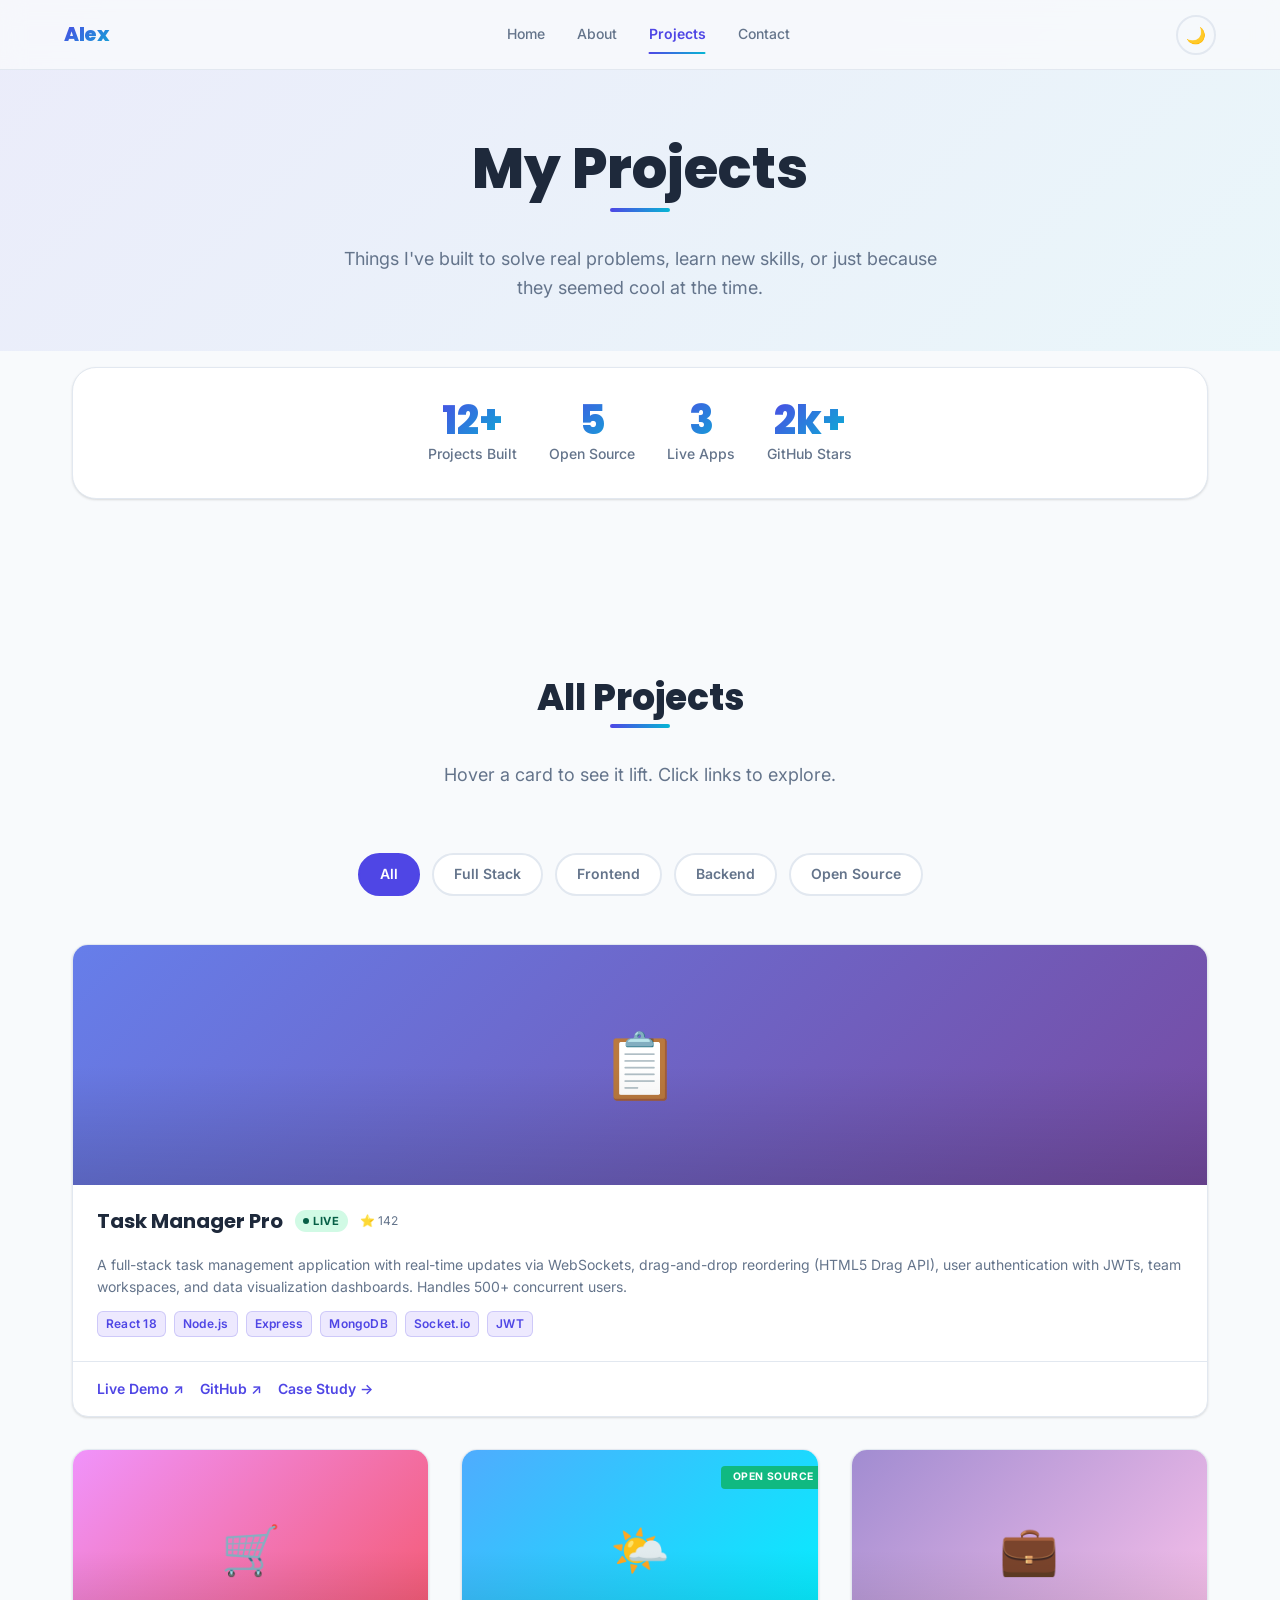
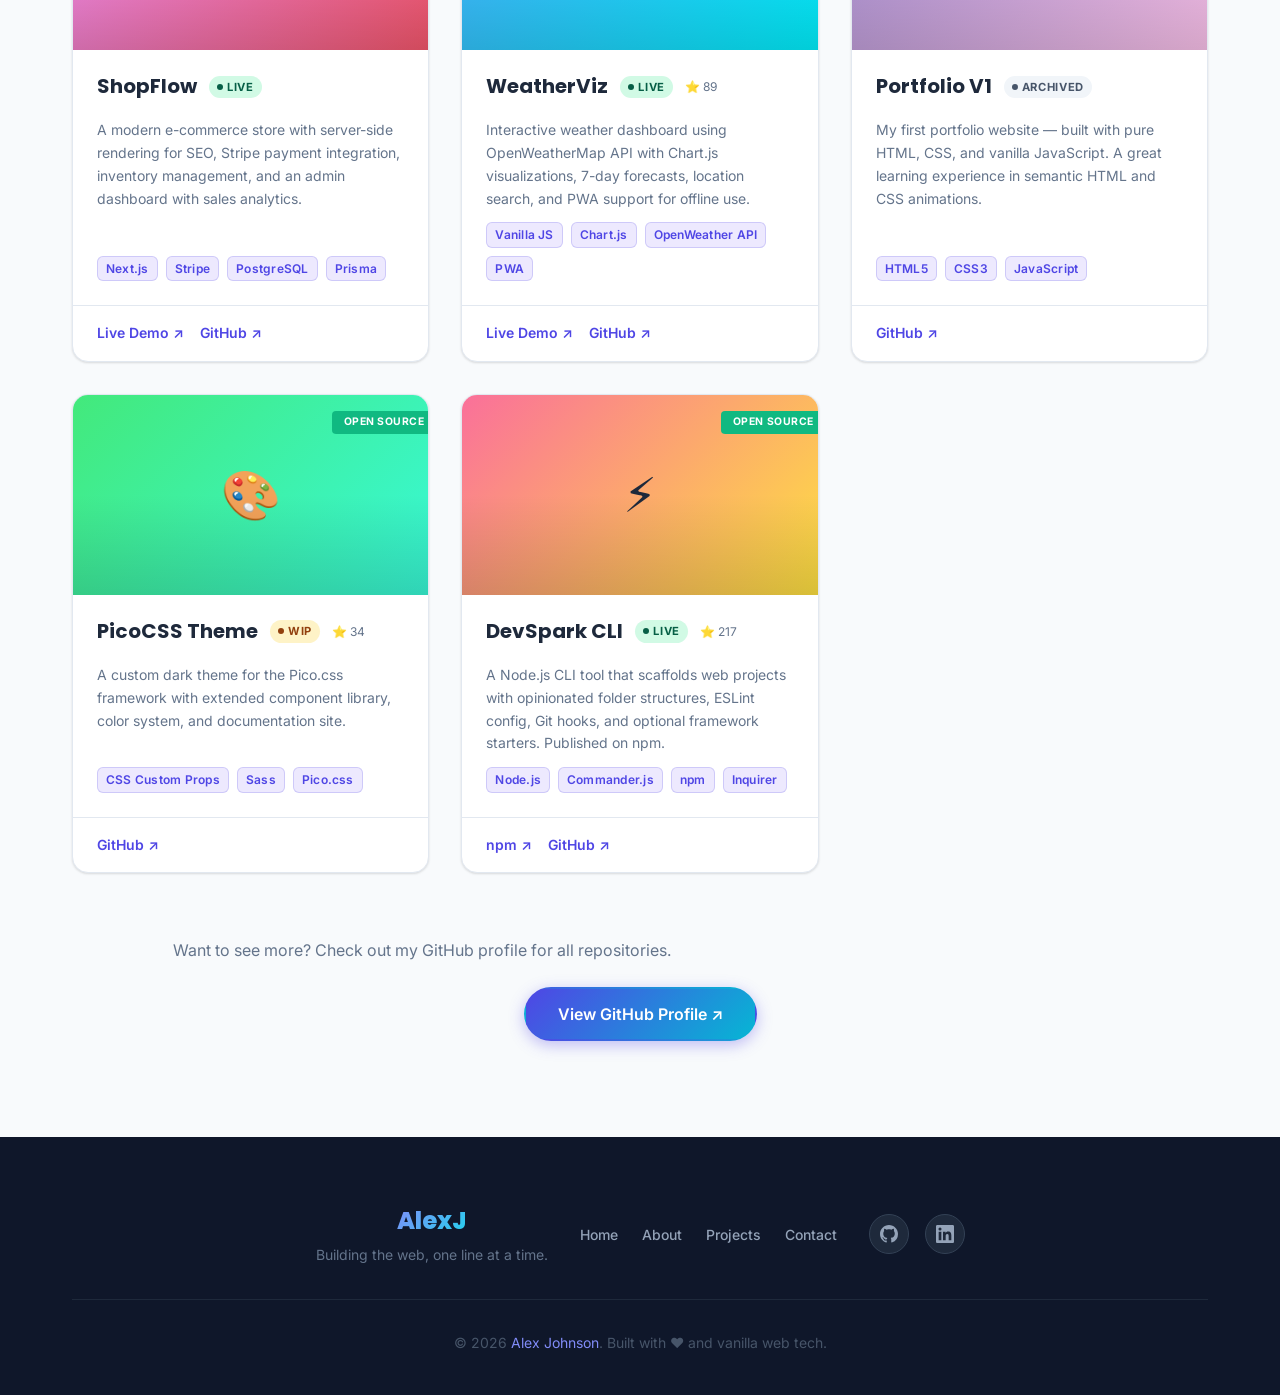
<file: step-02-css-responsive/projects.html>
<!DOCTYPE html>
<html lang="en" data-theme="light">
<!-- STEP 2: Advanced CSS3 & Responsive Architecture - Full styling with Grid, Flexbox, CSS Variables, Dark Mode -->
<head>
  <meta charset="UTF-8" />
  <meta name="viewport" content="width=device-width, initial-scale=1.0" />
  <meta name="description" content="Projects by Alex Johnson — Full-stack web apps, frontend tools, and open-source contributions." />
  <meta name="author" content="Alex Johnson" />

  <title>Projects | Alex Johnson</title>

  <link rel="stylesheet" href="css/style.css" />
  <link rel="preconnect" href="https://fonts.googleapis.com" />
  <link rel="preconnect" href="https://fonts.gstatic.com" crossorigin />
  <link href="https://fonts.googleapis.com/css2?family=Inter:wght@300;400;500;600&family=Poppins:wght@600;700;800&display=swap" rel="stylesheet" />

  <style>
    /* ── Page-specific styles for Projects page ─────────────────────────── */

    /* Filter button group */
    .filter-group {
      display: flex;
      flex-wrap: wrap;
      gap: 0.75rem;
      justify-content: center;
      margin-bottom: 3rem;
    }

    .filter-btn {
      padding: 0.5rem 1.25rem;
      font-size: 0.875rem;
      font-weight: 600;
      border: 2px solid var(--color-border);
      border-radius: 9999px;
      background: var(--color-surface);
      color: var(--color-text-muted);
      cursor: pointer;
      transition: all 0.2s ease;
    }

    .filter-btn:hover {
      border-color: var(--color-primary);
      color: var(--color-primary);
    }

    .filter-btn.active {
      background: var(--color-primary);
      border-color: var(--color-primary);
      color: white;
    }

    /* Stats bar */
    .stats-bar {
      display: flex;
      flex-wrap: wrap;
      justify-content: center;
      gap: 2rem;
      padding: 2rem;
      background: var(--color-surface);
      border-radius: var(--radius-xl);
      margin-bottom: 4rem;
      border: 1px solid var(--color-border);
      box-shadow: var(--shadow-sm);
    }

    .stat-item {
      text-align: center;
    }

    .stat-number {
      font-family: var(--font-heading);
      font-size: 2.5rem;
      font-weight: 800;
      background: linear-gradient(135deg, var(--color-primary), var(--color-secondary));
      -webkit-background-clip: text;
      -webkit-text-fill-color: transparent;
      background-clip: text;
      display: block;
      line-height: 1;
    }

    .stat-label {
      font-size: 0.875rem;
      color: var(--color-text-muted);
      font-weight: 500;
      margin-top: 0.25rem;
    }

    /* Project status badge */
    .status-badge {
      display: inline-flex;
      align-items: center;
      gap: 0.25rem;
      font-size: 0.7rem;
      font-weight: 700;
      text-transform: uppercase;
      letter-spacing: 0.06em;
      padding: 2px 8px;
      border-radius: 9999px;
    }

    .status-badge--live {
      background: #d1fae5;
      color: #065f46;
    }

    .status-badge--wip {
      background: #fef3c7;
      color: #92400e;
    }

    .status-badge--archived {
      background: #f1f5f9;
      color: #475569;
    }

    [data-theme="dark"] .status-badge--live     { background: #064e3b; color: #6ee7b7; }
    [data-theme="dark"] .status-badge--wip      { background: #451a03; color: #fcd34d; }
    [data-theme="dark"] .status-badge--archived { background: #1e293b; color: #94a3b8; }

    /* Dot indicator on status badge */
    .status-dot {
      width: 6px;
      height: 6px;
      border-radius: 50%;
      background: currentColor;
      display: inline-block;
    }

    /* GitHub stars mock indicator */
    .stars {
      display: inline-flex;
      align-items: center;
      gap: 0.25rem;
      font-size: 0.75rem;
      color: var(--color-text-muted);
    }

    /* "Open Source" banner on applicable cards */
    .opensource-ribbon {
      position: absolute;
      top: 1rem;
      right: -0.5rem;
      background: var(--color-success);
      color: white;
      font-size: 0.65rem;
      font-weight: 700;
      text-transform: uppercase;
      letter-spacing: 0.05em;
      padding: 3px 12px;
      border-radius: 4px 0 0 4px;
    }

    /* Card image needs position:relative for ribbon */
    .project-card__image {
      position: relative;
    }
  </style>
</head>
<body>

  <a href="#main-content" class="skip-link">Skip to main content</a>

  <!-- ════════════════════════════════════════════════════════════════════════
       SITE HEADER
       ════════════════════════════════════════════════════════════════════════ -->
  <header class="site-header" id="site-header">
    <nav class="nav" role="navigation" aria-label="Main navigation">

      <a href="index.html" class="nav__logo" aria-label="Alex Johnson — Home">
        Alex<span style="opacity:0.7">J</span>
      </a>

      <button
        class="nav__hamburger"
        id="nav-toggle"
        aria-label="Open navigation menu"
        aria-expanded="false"
        aria-controls="nav-links"
      >
        <span aria-hidden="true"></span>
        <span aria-hidden="true"></span>
        <span aria-hidden="true"></span>
      </button>

      <ul class="nav__links" id="nav-links" role="list">
        <li><a href="index.html" class="nav__link">Home</a></li>
        <li><a href="about.html" class="nav__link">About</a></li>
        <li><a href="projects.html" class="nav__link" aria-current="page">Projects</a></li>
        <li><a href="contact.html" class="nav__link">Contact</a></li>
      </ul>

      <div class="nav__controls">
        <button class="theme-toggle" id="theme-toggle" aria-label="Toggle dark mode" title="Toggle dark mode">🌙</button>
      </div>

    </nav>
  </header>

  <!-- ════════════════════════════════════════════════════════════════════════
       MAIN CONTENT
       ════════════════════════════════════════════════════════════════════════ -->
  <main class="main" id="main-content">

    <!-- Page Banner -->
    <section
      class="section"
      style="
        background: linear-gradient(135deg, rgba(79,70,229,0.08) 0%, rgba(6,182,212,0.06) 100%),
                    var(--color-bg);
        padding-top: calc(var(--header-height) + 4rem);
        padding-bottom: 3rem;
        text-align: center;
      "
      aria-labelledby="page-heading"
    >
      <div class="container">
        <h1 id="page-heading" class="section-title" style="font-size:clamp(2rem,5vw,3.5rem);">
          My Projects
        </h1>
        <p class="section-subtitle">
          Things I've built to solve real problems, learn new skills, or just
          because they seemed cool at the time.
        </p>
      </div>
    </section>

    <!-- ── STATS BAR ─────────────────────────────────────────────────────── -->
    <section class="section" style="padding-top:1rem; padding-bottom:1rem;" aria-label="Portfolio statistics">
      <div class="container">
        <div class="stats-bar" role="list">
          <div class="stat-item" role="listitem">
            <span class="stat-number">12+</span>
            <span class="stat-label">Projects Built</span>
          </div>
          <div class="stat-item" role="listitem">
            <span class="stat-number">5</span>
            <span class="stat-label">Open Source</span>
          </div>
          <div class="stat-item" role="listitem">
            <span class="stat-number">3</span>
            <span class="stat-label">Live Apps</span>
          </div>
          <div class="stat-item" role="listitem">
            <span class="stat-number">2k+</span>
            <span class="stat-label">GitHub Stars</span>
          </div>
        </div>
      </div>
    </section>

    <!-- ── PROJECTS GRID ─────────────────────────────────────────────────── -->
    <!--
      CSS Grid with auto-fit + minmax creates a RESPONSIVE grid
      WITHOUT JavaScript or media queries!
      
      How it works:
      repeat(auto-fit, minmax(300px, 1fr))
      - auto-fit: Create as many columns as will fit in the row
      - minmax(300px, 1fr): Each column ≥ 300px, share remaining space equally
      - Result: 1 col on phone, 2 on tablet, 3 on desktop — automatically!
    -->
    <section class="projects section" id="projects" aria-labelledby="projects-heading">
      <div class="container">

        <header class="section-header">
          <h2 class="section-title" id="projects-heading">All Projects</h2>
          <p class="section-subtitle">
            Hover a card to see it lift. Click links to explore.
          </p>
        </header>

        <!-- Filter Buttons (UI only — JS filtering is Step 4) -->
        <div class="filter-group" role="group" aria-label="Filter projects by category">
          <button class="filter-btn active" aria-pressed="true">All</button>
          <button class="filter-btn" aria-pressed="false">Full Stack</button>
          <button class="filter-btn" aria-pressed="false">Frontend</button>
          <button class="filter-btn" aria-pressed="false">Backend</button>
          <button class="filter-btn" aria-pressed="false">Open Source</button>
        </div>

        <!-- Project cards grid -->
        <div class="projects-grid">

          <!-- ── Card 1: Featured — Task Manager ────────────────────── -->
          <article class="project-card project-card--featured" aria-labelledby="proj1-title">
            <div class="project-card__image" style="background: linear-gradient(135deg, #667eea 0%, #764ba2 100%); height: 240px;">
              <span role="img" aria-label="Task manager app" style="font-size:4rem;">📋</span>
            </div>
            <div class="project-card__body">
              <div style="display:flex; align-items:center; gap:0.75rem; flex-wrap:wrap; margin-bottom:0.5rem;">
                <h3 class="project-card__title" id="proj1-title" style="margin:0;">
                  Task Manager Pro
                </h3>
                <span class="status-badge status-badge--live">
                  <span class="status-dot" aria-hidden="true"></span>
                  Live
                </span>
                <span class="stars" aria-label="142 GitHub stars">⭐ 142</span>
              </div>
              <p class="project-card__description">
                A full-stack task management application with real-time updates
                via WebSockets, drag-and-drop reordering (HTML5 Drag API), user
                authentication with JWTs, team workspaces, and data visualization
                dashboards. Handles 500+ concurrent users.
              </p>
              <ul class="project-card__tech" role="list" aria-label="Technologies used">
                <li class="tech-badge">React 18</li>
                <li class="tech-badge">Node.js</li>
                <li class="tech-badge">Express</li>
                <li class="tech-badge">MongoDB</li>
                <li class="tech-badge">Socket.io</li>
                <li class="tech-badge">JWT</li>
              </ul>
            </div>
            <footer class="project-card__footer">
              <a href="#" class="project-card__link" aria-label="View Task Manager Pro live demo">
                Live Demo ↗
              </a>
              <a href="#" class="project-card__link" aria-label="Task Manager Pro source code on GitHub">
                GitHub ↗
              </a>
              <a href="#" class="project-card__link">
                Case Study →
              </a>
            </footer>
          </article>

          <!-- ── Card 2: E-Commerce ─────────────────────────────────── -->
          <article class="project-card" aria-labelledby="proj2-title">
            <div class="project-card__image" style="background: linear-gradient(135deg, #f093fb 0%, #f5576c 100%);">
              <span role="img" aria-label="E-commerce store" style="font-size:3rem;">🛒</span>
            </div>
            <div class="project-card__body">
              <div style="display:flex; align-items:center; gap:0.75rem; flex-wrap:wrap; margin-bottom:0.5rem;">
                <h3 class="project-card__title" id="proj2-title" style="margin:0;">ShopFlow</h3>
                <span class="status-badge status-badge--live">
                  <span class="status-dot" aria-hidden="true"></span>
                  Live
                </span>
              </div>
              <p class="project-card__description">
                A modern e-commerce store with server-side rendering for SEO,
                Stripe payment integration, inventory management, and an admin
                dashboard with sales analytics.
              </p>
              <ul class="project-card__tech" role="list" aria-label="Technologies used">
                <li class="tech-badge">Next.js</li>
                <li class="tech-badge">Stripe</li>
                <li class="tech-badge">PostgreSQL</li>
                <li class="tech-badge">Prisma</li>
              </ul>
            </div>
            <footer class="project-card__footer">
              <a href="#" class="project-card__link">Live Demo ↗</a>
              <a href="#" class="project-card__link">GitHub ↗</a>
            </footer>
          </article>

          <!-- ── Card 3: Weather Dashboard ──────────────────────────── -->
          <article class="project-card" aria-labelledby="proj3-title">
            <div class="project-card__image" style="background: linear-gradient(135deg, #4facfe 0%, #00f2fe 100%);">
              <span role="img" aria-label="Weather dashboard" style="font-size:3rem;">🌤️</span>
              <span class="opensource-ribbon" aria-label="Open source project">Open Source</span>
            </div>
            <div class="project-card__body">
              <div style="display:flex; align-items:center; gap:0.75rem; flex-wrap:wrap; margin-bottom:0.5rem;">
                <h3 class="project-card__title" id="proj3-title" style="margin:0;">WeatherViz</h3>
                <span class="status-badge status-badge--live">
                  <span class="status-dot" aria-hidden="true"></span>
                  Live
                </span>
                <span class="stars" aria-label="89 GitHub stars">⭐ 89</span>
              </div>
              <p class="project-card__description">
                Interactive weather dashboard using OpenWeatherMap API with
                Chart.js visualizations, 7-day forecasts, location search,
                and PWA support for offline use.
              </p>
              <ul class="project-card__tech" role="list" aria-label="Technologies used">
                <li class="tech-badge">Vanilla JS</li>
                <li class="tech-badge">Chart.js</li>
                <li class="tech-badge">OpenWeather API</li>
                <li class="tech-badge">PWA</li>
              </ul>
            </div>
            <footer class="project-card__footer">
              <a href="#" class="project-card__link">Live Demo ↗</a>
              <a href="#" class="project-card__link">GitHub ↗</a>
            </footer>
          </article>

          <!-- ── Card 4: Portfolio V1 ───────────────────────────────── -->
          <article class="project-card" aria-labelledby="proj4-title">
            <div class="project-card__image" style="background: linear-gradient(135deg, #a18cd1 0%, #fbc2eb 100%);">
              <span role="img" aria-label="Portfolio website" style="font-size:3rem;">💼</span>
            </div>
            <div class="project-card__body">
              <div style="display:flex; align-items:center; gap:0.75rem; flex-wrap:wrap; margin-bottom:0.5rem;">
                <h3 class="project-card__title" id="proj4-title" style="margin:0;">Portfolio V1</h3>
                <span class="status-badge status-badge--archived">
                  <span class="status-dot" aria-hidden="true"></span>
                  Archived
                </span>
              </div>
              <p class="project-card__description">
                My first portfolio website — built with pure HTML, CSS, and
                vanilla JavaScript. A great learning experience in semantic
                HTML and CSS animations.
              </p>
              <ul class="project-card__tech" role="list" aria-label="Technologies used">
                <li class="tech-badge">HTML5</li>
                <li class="tech-badge">CSS3</li>
                <li class="tech-badge">JavaScript</li>
              </ul>
            </div>
            <footer class="project-card__footer">
              <a href="#" class="project-card__link">GitHub ↗</a>
            </footer>
          </article>

          <!-- ── Card 5: CSS Library ────────────────────────────────── -->
          <article class="project-card" aria-labelledby="proj5-title">
            <div class="project-card__image" style="background: linear-gradient(135deg, #43e97b 0%, #38f9d7 100%);">
              <span role="img" aria-label="CSS library" style="font-size:3rem;">🎨</span>
              <span class="opensource-ribbon">Open Source</span>
            </div>
            <div class="project-card__body">
              <div style="display:flex; align-items:center; gap:0.75rem; flex-wrap:wrap; margin-bottom:0.5rem;">
                <h3 class="project-card__title" id="proj5-title" style="margin:0;">PicoCSS Theme</h3>
                <span class="status-badge status-badge--wip">
                  <span class="status-dot" aria-hidden="true"></span>
                  WIP
                </span>
                <span class="stars" aria-label="34 GitHub stars">⭐ 34</span>
              </div>
              <p class="project-card__description">
                A custom dark theme for the Pico.css framework with extended
                component library, color system, and documentation site.
              </p>
              <ul class="project-card__tech" role="list" aria-label="Technologies used">
                <li class="tech-badge">CSS Custom Props</li>
                <li class="tech-badge">Sass</li>
                <li class="tech-badge">Pico.css</li>
              </ul>
            </div>
            <footer class="project-card__footer">
              <a href="#" class="project-card__link">GitHub ↗</a>
            </footer>
          </article>

          <!-- ── Card 6: CLI Tool ───────────────────────────────────── -->
          <article class="project-card" aria-labelledby="proj6-title">
            <div class="project-card__image" style="background: linear-gradient(135deg, #fa709a 0%, #fee140 100%);">
              <span role="img" aria-label="CLI tool" style="font-size:3rem;">⚡</span>
              <span class="opensource-ribbon">Open Source</span>
            </div>
            <div class="project-card__body">
              <div style="display:flex; align-items:center; gap:0.75rem; flex-wrap:wrap; margin-bottom:0.5rem;">
                <h3 class="project-card__title" id="proj6-title" style="margin:0;">DevSpark CLI</h3>
                <span class="status-badge status-badge--live">
                  <span class="status-dot" aria-hidden="true"></span>
                  Live
                </span>
                <span class="stars" aria-label="217 GitHub stars">⭐ 217</span>
              </div>
              <p class="project-card__description">
                A Node.js CLI tool that scaffolds web projects with opinionated
                folder structures, ESLint config, Git hooks, and optional
                framework starters. Published on npm.
              </p>
              <ul class="project-card__tech" role="list" aria-label="Technologies used">
                <li class="tech-badge">Node.js</li>
                <li class="tech-badge">Commander.js</li>
                <li class="tech-badge">npm</li>
                <li class="tech-badge">Inquirer</li>
              </ul>
            </div>
            <footer class="project-card__footer">
              <a href="#" class="project-card__link">npm ↗</a>
              <a href="#" class="project-card__link">GitHub ↗</a>
            </footer>
          </article>

        </div>
        <!-- /projects-grid -->

        <!-- CTA at bottom -->
        <div style="text-align:center; margin-top:4rem;">
          <p class="text-muted" style="margin-bottom:1.5rem;">
            Want to see more? Check out my GitHub profile for all repositories.
          </p>
          <a href="https://github.com" class="btn btn-primary" target="_blank" rel="noopener noreferrer">
            View GitHub Profile ↗
          </a>
        </div>

      </div>
    </section>

  </main>

  <!-- ════════════════════════════════════════════════════════════════════════
       SITE FOOTER
       ════════════════════════════════════════════════════════════════════════ -->
  <footer class="site-footer" role="contentinfo">
    <div class="container">
      <div class="footer-inner">

        <div>
          <a href="index.html" class="footer-logo">AlexJ</a>
          <p class="footer-tagline">Building the web, one line at a time.</p>
        </div>

        <nav aria-label="Footer navigation">
          <ul class="footer-nav" role="list">
            <li><a href="index.html">Home</a></li>
            <li><a href="about.html">About</a></li>
            <li><a href="projects.html">Projects</a></li>
            <li><a href="contact.html">Contact</a></li>
          </ul>
        </nav>

        <ul class="footer-social" role="list" aria-label="Social media links">
          <li>
            <a href="https://github.com" target="_blank" rel="noopener noreferrer" aria-label="GitHub" title="GitHub">
              <svg width="18" height="18" viewBox="0 0 24 24" fill="currentColor" aria-hidden="true">
                <path d="M12 0C5.37 0 0 5.37 0 12c0 5.31 3.435 9.795 8.205 11.385.6.105.825-.255.825-.57 0-.285-.015-1.23-.015-2.235-3.015.555-3.795-.735-4.035-1.41-.135-.345-.72-1.41-1.23-1.695-.42-.225-1.02-.78-.015-.795.945-.015 1.62.87 1.845 1.23 1.08 1.815 2.805 1.305 3.495.99.105-.78.42-1.305.765-1.605-2.67-.3-5.46-1.335-5.46-5.925 0-1.305.465-2.385 1.23-3.225-.12-.3-.54-1.53.12-3.18 0 0 1.005-.315 3.3 1.23.96-.27 1.98-.405 3-.405s2.04.135 3 .405c2.295-1.56 3.3-1.23 3.3-1.23.66 1.65.24 2.88.12 3.18.765.84 1.23 1.905 1.23 3.225 0 4.605-2.805 5.625-5.475 5.925.435.375.81 1.095.81 2.22 0 1.605-.015 2.895-.015 3.3 0 .315.225.69.825.57A12.02 12.02 0 0 0 24 12c0-6.63-5.37-12-12-12z"/>
              </svg>
            </a>
          </li>
          <li>
            <a href="https://linkedin.com" target="_blank" rel="noopener noreferrer" aria-label="LinkedIn" title="LinkedIn">
              <svg width="18" height="18" viewBox="0 0 24 24" fill="currentColor" aria-hidden="true">
                <path d="M20.447 20.452h-3.554v-5.569c0-1.328-.027-3.037-1.852-3.037-1.853 0-2.136 1.445-2.136 2.939v5.667H9.351V9h3.414v1.561h.046c.477-.9 1.637-1.85 3.37-1.85 3.601 0 4.267 2.37 4.267 5.455v6.286zM5.337 7.433a2.062 2.062 0 0 1-2.063-2.065 2.064 2.064 0 1 1 2.063 2.065zm1.782 13.019H3.555V9h3.564v11.452zM22.225 0H1.771C.792 0 0 .774 0 1.729v20.542C0 23.227.792 24 1.771 24h20.451C23.2 24 24 23.227 24 22.271V1.729C24 .774 23.2 0 22.222 0h.003z"/>
              </svg>
            </a>
          </li>
        </ul>

        <hr class="footer-divider" />
        <p class="footer-copyright">
          &copy; <time datetime="2026">2026</time>
          <a href="index.html">Alex Johnson</a>. Built with ❤️ and vanilla web tech.
        </p>

      </div>
    </div>
  </footer>

  <script>
    /* ── Dark Mode Toggle ─────────────────────────────────────────────────── */
    const toggle = document.getElementById('theme-toggle');
    const html   = document.documentElement;

    const savedTheme = localStorage.getItem('theme') || 'light';
    html.setAttribute('data-theme', savedTheme);
    toggle.textContent = savedTheme === 'dark' ? '☀️' : '🌙';

    toggle.addEventListener('click', () => {
      const current = html.getAttribute('data-theme');
      const next    = current === 'dark' ? 'light' : 'dark';
      html.setAttribute('data-theme', next);
      localStorage.setItem('theme', next);
      toggle.textContent = next === 'dark' ? '☀️' : '🌙';
    });

    /* ── Mobile Nav ───────────────────────────────────────────────────────── */
    const navToggle = document.getElementById('nav-toggle');
    const navLinks  = document.getElementById('nav-links');

    navToggle.addEventListener('click', () => {
      const isOpen = navLinks.classList.toggle('nav-open');
      navToggle.setAttribute('aria-expanded', isOpen);
      navToggle.setAttribute('aria-label', isOpen ? 'Close navigation menu' : 'Open navigation menu');
    });

    navLinks.querySelectorAll('.nav__link').forEach(link => {
      link.addEventListener('click', () => {
        navLinks.classList.remove('nav-open');
        navToggle.setAttribute('aria-expanded', 'false');
      });
    });

    document.addEventListener('click', (e) => {
      if (!navToggle.contains(e.target) && !navLinks.contains(e.target)) {
        navLinks.classList.remove('nav-open');
        navToggle.setAttribute('aria-expanded', 'false');
      }
    });

    /* ── Header scroll shadow ─────────────────────────────────────────────── */
    const header = document.getElementById('site-header');
    window.addEventListener('scroll', () => {
      header.classList.toggle('scrolled', window.scrollY > 10);
    }, { passive: true });

    /* ── Filter button toggle (UI only — no actual filtering yet) ─────────── */
    document.querySelectorAll('.filter-btn').forEach(btn => {
      btn.addEventListener('click', () => {
        document.querySelectorAll('.filter-btn').forEach(b => {
          b.classList.remove('active');
          b.setAttribute('aria-pressed', 'false');
        });
        btn.classList.add('active');
        btn.setAttribute('aria-pressed', 'true');
      });
    });
  </script>

</body>
</html>
</file>
<file: step-02-css-responsive/css/style.css>
/* =============================================================================
   STEP 2: Advanced CSS3 & Responsive Architecture
   Portfolio Stylesheet — Inter + Poppins Fonts, CSS Variables, Dark Mode
   
   TABLE OF CONTENTS:
   01. Google Fonts Import
   02. CSS Custom Properties (Design Tokens)
   03. CSS Reset & Base Styles
   04. Accessibility — Skip Link
   05. Layout Utilities
   06. Typography Helpers
   07. Header & Navigation
   08. Hamburger Menu (Mobile)
   09. Hero Section
   10. Skills Section
   11. Projects / Cards Grid
   12. About Page Layout
   13. Contact Form
   14. Footer
   15. Dark Mode Toggle Button
   16. Animations & Keyframes
   17. Responsive Media Queries (Mobile-First)
   ============================================================================= */


/* =============================================================================
   01. GOOGLE FONTS IMPORT
   Loading Inter (body copy) and Poppins (headings) from Google Fonts CDN.
   display=swap prevents invisible text during load (FOIT prevention).
   ============================================================================= */
@import url('https://fonts.googleapis.com/css2?family=Inter:wght@300;400;500;600&family=Poppins:wght@600;700;800&display=swap');


/* =============================================================================
   02. CSS CUSTOM PROPERTIES (Design Tokens)
   
   Why CSS Variables?
   - Single source of truth for colors, spacing, radii, etc.
   - Dark mode is achieved by simply overriding these on [data-theme="dark"]
   - JavaScript can read/write them at runtime
   - Much easier to maintain than scattered literal values
   ============================================================================= */
:root {
  /* ── Light Mode Color Palette ─────────────────────────────────────────────── */
  --color-bg:            #f8fafc;          /* Page background — cool near-white    */
  --color-surface:       #ffffff;          /* Card / component surface             */
  --color-surface-alt:   #f1f5f9;          /* Alternate surface (zebra rows, etc.) */
  --color-primary:       #4f46e5;          /* Indigo — primary brand color         */
  --color-primary-hover: #4338ca;          /* Slightly darker indigo for hover     */
  --color-primary-light: #ede9fe;          /* Tinted indigo for badges / chips     */
  --color-secondary:     #06b6d4;          /* Cyan — accent / highlight color      */
  --color-secondary-hover: #0891b2;        /* Darker cyan for hover states         */
  --color-success:       #10b981;          /* Green — success states               */
  --color-warning:       #f59e0b;          /* Amber — warning states               */
  --color-danger:        #ef4444;          /* Red — error states                   */

  /* ── Text Colors ──────────────────────────────────────────────────────────── */
  --color-text:          #1e293b;          /* Primary text — near-black slate      */
  --color-text-muted:    #64748b;          /* Secondary text — medium slate        */
  --color-text-inverse:  #ffffff;          /* Text on dark / primary backgrounds   */

  /* ── Border & Shadow ─────────────────────────────────────────────────────── */
  --color-border:        #e2e8f0;          /* Subtle border for cards, inputs      */
  --color-shadow:        rgba(0,0,0,0.08); /* Card drop shadow base color          */
  --shadow-sm:           0 1px 3px var(--color-shadow), 0 1px 2px rgba(0,0,0,0.06);
  --shadow-md:           0 4px 6px var(--color-shadow), 0 2px 4px rgba(0,0,0,0.06);
  --shadow-lg:           0 10px 15px var(--color-shadow), 0 4px 6px rgba(0,0,0,0.05);
  --shadow-xl:           0 20px 25px var(--color-shadow), 0 8px 10px rgba(0,0,0,0.04);

  /* ── Typography ──────────────────────────────────────────────────────────── */
  --font-sans:           'Inter', system-ui, -apple-system, sans-serif;
  --font-heading:        'Poppins', 'Inter', sans-serif;
  --font-mono:           'Fira Code', 'Courier New', monospace;

  /* Font sizes using a modular scale (base 16px) */
  --text-xs:    0.75rem;    /* 12px */
  --text-sm:    0.875rem;   /* 14px */
  --text-base:  1rem;       /* 16px */
  --text-lg:    1.125rem;   /* 18px */
  --text-xl:    1.25rem;    /* 20px */
  --text-2xl:   1.5rem;     /* 24px */
  --text-3xl:   1.875rem;   /* 30px */
  --text-4xl:   2.25rem;    /* 36px */
  --text-5xl:   3rem;       /* 48px */
  --text-6xl:   3.75rem;    /* 60px */

  /* Line heights */
  --leading-tight:  1.25;
  --leading-snug:   1.375;
  --leading-normal: 1.5;
  --leading-relaxed:1.625;

  /* ── Spacing ─────────────────────────────────────────────────────────────── */
  --space-1:  0.25rem;   /* 4px  */
  --space-2:  0.5rem;    /* 8px  */
  --space-3:  0.75rem;   /* 12px */
  --space-4:  1rem;      /* 16px */
  --space-5:  1.25rem;   /* 20px */
  --space-6:  1.5rem;    /* 24px */
  --space-8:  2rem;      /* 32px */
  --space-10: 2.5rem;    /* 40px */
  --space-12: 3rem;      /* 48px */
  --space-16: 4rem;      /* 64px */
  --space-20: 5rem;      /* 80px */
  --space-24: 6rem;      /* 96px */

  /* ── Shape & Motion ──────────────────────────────────────────────────────── */
  --radius-sm:  6px;
  --radius:     12px;
  --radius-lg:  16px;
  --radius-xl:  24px;
  --radius-full:9999px;   /* Pill / circle shapes */

  --transition:      all 0.3s cubic-bezier(0.4, 0, 0.2, 1);
  --transition-fast: all 0.15s cubic-bezier(0.4, 0, 0.2, 1);
  --transition-slow: all 0.5s cubic-bezier(0.4, 0, 0.2, 1);

  /* ── Layout ──────────────────────────────────────────────────────────────── */
  --max-width:      1200px;
  --header-height:  70px;
  --nav-padding:    0 var(--space-8);
}


/* =============================================================================
   DARK MODE — Override color tokens only.
   Applied via JavaScript toggling data-theme="dark" on <html>.
   
   Why [data-theme] instead of @media (prefers-color-scheme)?
   - Gives users manual control that persists via localStorage.
   - We still respect the OS preference in the JS as the default.
   ============================================================================= */
[data-theme="dark"] {
  --color-bg:            #0f172a;          /* Deep navy background                  */
  --color-surface:       #1e293b;          /* Slightly lighter card surface         */
  --color-surface-alt:   #263147;          /* Alt surface — a touch lighter         */
  --color-primary:       #818cf8;          /* Lighter indigo — better contrast      */
  --color-primary-hover: #a5b4fc;          /* Even lighter indigo for hover         */
  --color-primary-light: #1e1b4b;          /* Deep indigo tint for badges           */
  --color-secondary:     #22d3ee;          /* Brighter cyan for dark bg             */

  --color-text:          #f1f5f9;          /* Near-white text                       */
  --color-text-muted:    #94a3b8;          /* Medium-gray muted text                */

  --color-border:        #334155;          /* Darker, barely visible borders        */
  --color-shadow:        rgba(0,0,0,0.3);  /* Stronger shadows on dark surfaces     */
  --shadow-sm:           0 1px 3px var(--color-shadow);
  --shadow-md:           0 4px 6px var(--color-shadow);
  --shadow-lg:           0 10px 15px var(--color-shadow);
  --shadow-xl:           0 20px 25px var(--color-shadow);
}


/* =============================================================================
   03. CSS RESET & BASE STYLES
   Modern reset based on Josh Comeau's & Andy Bell's approaches.
   ============================================================================= */

/* Box model — include padding & border in element width/height */
*,
*::before,
*::after {
  box-sizing: border-box;
  margin: 0;
  padding: 0;
}

/* Smooth scrolling (Section 16 of spec) */
html {
  scroll-behavior: smooth;
  /* Offset scroll position to account for fixed header */
  scroll-padding-top: calc(var(--header-height) + var(--space-4));
  font-size: 16px; /* Explicit base for rem calculations */
  -webkit-text-size-adjust: 100%; /* Prevent font scaling on iOS rotation */
}

body {
  font-family: var(--font-sans);
  font-size: var(--text-base);
  font-weight: 400;
  line-height: var(--leading-relaxed);
  color: var(--color-text);
  background-color: var(--color-bg);

  /* Smooth background color transitions on theme toggle */
  transition: background-color 0.3s ease, color 0.3s ease;

  /* Prevent horizontal scrollbar from content overflow */
  overflow-x: hidden;
}

/* Remove default list styles when lists have role="list" */
ul[role="list"],
ol[role="list"] {
  list-style: none;
}

/* Better image defaults */
img,
picture,
video,
canvas,
svg {
  display: block;
  max-width: 100%;
  height: auto;
}

/* Inherit fonts for form elements (browsers set their own defaults) */
input,
button,
textarea,
select {
  font: inherit;
}

/* Avoid text overflow in headings */
h1, h2, h3, h4, h5, h6 {
  font-family: var(--font-heading);
  font-weight: 700;
  line-height: var(--leading-tight);
  color: var(--color-text);
  overflow-wrap: break-word;
  transition: color 0.3s ease;
}

p {
  max-width: 70ch; /* Optimal reading line length ~70 characters */
  overflow-wrap: break-word;
}

a {
  color: var(--color-primary);
  text-decoration: underline;
  text-underline-offset: 3px;
  transition: var(--transition-fast);
}

a:hover {
  color: var(--color-primary-hover);
}

/* Remove animations for users who prefer reduced motion */
@media (prefers-reduced-motion: reduce) {
  *,
  *::before,
  *::after {
    animation-duration: 0.01ms !important;
    animation-iteration-count: 1 !important;
    transition-duration: 0.01ms !important;
    scroll-behavior: auto !important;
  }
}

/* Focus styles — visible for keyboard users, hidden for mouse */
:focus-visible {
  outline: 2px solid var(--color-primary);
  outline-offset: 3px;
  border-radius: var(--radius-sm);
}

/* Selection highlight */
::selection {
  background-color: var(--color-primary);
  color: var(--color-text-inverse);
}


/* =============================================================================
   04. ACCESSIBILITY — SKIP LINK
   Visually hidden until focused by keyboard navigation.
   Allows keyboard users to skip repetitive navigation.
   ============================================================================= */
.skip-link {
  position: absolute;
  top: -100%;            /* Off-screen by default */
  left: var(--space-4);
  background: var(--color-primary);
  color: var(--color-text-inverse);
  padding: var(--space-2) var(--space-4);
  border-radius: var(--radius);
  font-weight: 600;
  text-decoration: none;
  z-index: 9999;
  transition: top 0.3s ease;
  white-space: nowrap;
}

/* When focused, slide into view at the top of the page */
.skip-link:focus {
  top: var(--space-4);
}


/* =============================================================================
   05. LAYOUT UTILITIES
   Reusable layout helpers used across all pages.
   ============================================================================= */

/* Container — centers content and caps max width */
.container {
  width: 100%;
  max-width: var(--max-width);
  margin-inline: auto;  /* Auto left/right margin = centered */
  padding-inline: var(--space-6);
}

/* Section wrapper — adds vertical breathing room */
.section {
  padding-block: var(--space-20);
}

/* Section header — centered title + subtitle block */
.section-header {
  text-align: center;
  margin-bottom: var(--space-16);
}

.section-title {
  font-size: var(--text-3xl);
  font-weight: 800;
  color: var(--color-text);
  margin-bottom: var(--space-4);
  position: relative;
  display: inline-block;
}

/* Decorative underline accent on section titles */
.section-title::after {
  content: '';
  position: absolute;
  bottom: -8px;
  left: 50%;
  transform: translateX(-50%);
  width: 60px;
  height: 4px;
  background: linear-gradient(90deg, var(--color-primary), var(--color-secondary));
  border-radius: var(--radius-full);
}

.section-subtitle {
  font-size: var(--text-lg);
  color: var(--color-text-muted);
  max-width: 55ch;
  margin-inline: auto;
  margin-top: var(--space-6);
}

/* Screen-reader only utility — hides visually but keeps accessible */
.sr-only {
  position: absolute;
  width: 1px;
  height: 1px;
  padding: 0;
  margin: -1px;
  overflow: hidden;
  clip: rect(0, 0, 0, 0);
  white-space: nowrap;
  border-width: 0;
}


/* =============================================================================
   06. TYPOGRAPHY HELPERS
   ============================================================================= */

/* Gradient text — primary color to secondary color */
.gradient-text {
  background: linear-gradient(135deg, var(--color-primary) 0%, var(--color-secondary) 100%);
  -webkit-background-clip: text;   /* Chrome/Safari */
  -webkit-text-fill-color: transparent;
  background-clip: text;
  color: transparent; /* Fallback removed for modern browsers */
}

.text-muted  { color: var(--color-text-muted); }
.text-center { text-align: center; }


/* =============================================================================
   07. HEADER & NAVIGATION
   
   Why Flexbox here?
   - The header is a single-dimension layout (horizontal row).
   - Flexbox excels at distributing items along one axis.
   - CSS Grid would be overkill for a simple logo + nav bar.
   ============================================================================= */
.site-header {
  position: fixed;             /* Stays at top on scroll */
  top: 0;
  left: 0;
  right: 0;
  height: var(--header-height);
  z-index: 1000;               /* Above all page content */

  /* Frosted glass effect — requires background transparency */
  background-color: rgba(248, 250, 252, 0.85); /* light mode */
  backdrop-filter: blur(12px);
  -webkit-backdrop-filter: blur(12px);

  border-bottom: 1px solid var(--color-border);
  transition: background-color 0.3s ease, border-color 0.3s ease, box-shadow 0.3s ease;
}

/* Darker frosted glass in dark mode */
[data-theme="dark"] .site-header {
  background-color: rgba(15, 23, 42, 0.85);
}

/* Shadow appears after scrolling (added via JS) */
.site-header.scrolled {
  box-shadow: var(--shadow-md);
}

/* Inner flex container: logo on left, controls on right */
.nav {
  display: flex;
  align-items: center;
  justify-content: space-between;
  height: 100%;
  max-width: var(--max-width);
  margin-inline: auto;
  padding-inline: var(--space-6);
}

/* Logo / Brand */
.nav__logo {
  font-family: var(--font-heading);
  font-size: var(--text-xl);
  font-weight: 800;
  text-decoration: none;
  background: linear-gradient(135deg, var(--color-primary), var(--color-secondary));
  -webkit-background-clip: text;
  -webkit-text-fill-color: transparent;
  background-clip: text;
  color: transparent;
  letter-spacing: -0.5px;
  flex-shrink: 0; /* Don't let logo compress */
}

/* Navigation links list */
.nav__links {
  display: flex;
  align-items: center;
  gap: var(--space-2);
  list-style: none;
}

/* Individual nav link */
.nav__link {
  position: relative;
  display: inline-block;
  padding: var(--space-2) var(--space-3);
  font-size: var(--text-sm);
  font-weight: 500;
  color: var(--color-text-muted);
  text-decoration: none;
  border-radius: var(--radius-sm);
  transition: var(--transition-fast);
}

.nav__link:hover {
  color: var(--color-primary);
}

/* Animated underline — scales from 0 to full width on hover */
.nav__link::after {
  content: '';
  position: absolute;
  bottom: 0;
  left: 50%;
  transform: translateX(-50%) scaleX(0); /* Start at zero width */
  width: calc(100% - var(--space-6));
  height: 2px;
  background: linear-gradient(90deg, var(--color-primary), var(--color-secondary));
  border-radius: var(--radius-full);
  transition: transform 0.25s cubic-bezier(0.4, 0, 0.2, 1);
  transform-origin: center;
}

.nav__link:hover::after,
.nav__link[aria-current="page"]::after {
  transform: translateX(-50%) scaleX(1); /* Expand to full width */
}

/* Active / current page link */
.nav__link[aria-current="page"] {
  color: var(--color-primary);
  font-weight: 600;
}

/* Right side of nav — controls group */
.nav__controls {
  display: flex;
  align-items: center;
  gap: var(--space-3);
}


/* =============================================================================
   08. HAMBURGER MENU (Mobile)
   Hidden on desktop, shown on mobile via media query.
   ============================================================================= */
.nav__hamburger {
  display: none;               /* Hidden on desktop */
  flex-direction: column;
  justify-content: space-around;
  width: 36px;
  height: 36px;
  background: transparent;
  border: 2px solid var(--color-border);
  border-radius: var(--radius-sm);
  cursor: pointer;
  padding: 7px 8px;
  transition: var(--transition-fast);
}

.nav__hamburger:hover {
  border-color: var(--color-primary);
}

/* The three lines of the hamburger icon */
.nav__hamburger span {
  display: block;
  width: 100%;
  height: 2px;
  background-color: var(--color-text);
  border-radius: 2px;
  transition: var(--transition-fast);
}

/* Hamburger → X transformation when open */
.nav__hamburger[aria-expanded="true"] span:nth-child(1) {
  transform: translateY(6px) rotate(45deg);
}
.nav__hamburger[aria-expanded="true"] span:nth-child(2) {
  opacity: 0;
  transform: scaleX(0);
}
.nav__hamburger[aria-expanded="true"] span:nth-child(3) {
  transform: translateY(-6px) rotate(-45deg);
}


/* =============================================================================
   09. HERO SECTION
   
   Why CSS Grid here?
   - The hero has a TWO-DIMENSIONAL layout: text content on left,
     avatar/illustration on right.
   - CSS Grid is designed for 2D layouts (rows AND columns).
   - Flexbox would struggle with equal-height alignment across two columns.
   ============================================================================= */
.hero {
  /*
    On mobile: single column (stacked).
    On desktop: two columns via media query below.
  */
  display: grid;
  grid-template-columns: 1fr;
  align-items: center;
  gap: var(--space-12);

  min-height: 100vh;           /* Full viewport height */
  padding-top: var(--header-height);
  padding-block: var(--space-20);

  /* Subtle animated gradient background */
  background: radial-gradient(
    ellipse at 0% 50%,
    rgba(79, 70, 229, 0.08) 0%,
    transparent 60%
  ),
  radial-gradient(
    ellipse at 100% 20%,
    rgba(6, 182, 212, 0.08) 0%,
    transparent 60%
  ),
  var(--color-bg);
  transition: background 0.3s ease;
}

.hero-content {
  animation: fadeInUp 0.8s ease both;
}

/* Badge above hero title — e.g. "👋 Welcome!" */
.hero-badge {
  display: inline-flex;
  align-items: center;
  gap: var(--space-2);
  background-color: var(--color-primary-light);
  color: var(--color-primary);
  font-size: var(--text-sm);
  font-weight: 600;
  padding: var(--space-2) var(--space-4);
  border-radius: var(--radius-full);
  margin-bottom: var(--space-6);
  border: 1px solid var(--color-primary);
  opacity: 0.85;
}

.hero-title {
  font-family: var(--font-heading);
  font-size: clamp(var(--text-3xl), 6vw, var(--text-6xl));
  /* clamp() = min, preferred (scales with viewport), max */
  font-weight: 800;
  line-height: 1.1;
  margin-bottom: var(--space-6);
  letter-spacing: -1px;
}

.hero-subtitle {
  font-size: clamp(var(--text-base), 2.5vw, var(--text-xl));
  color: var(--color-text-muted);
  line-height: var(--leading-relaxed);
  max-width: 50ch;
  margin-bottom: var(--space-10);
}

/* CTA button group — Flexbox (single row of buttons) */
.hero-actions {
  display: flex;
  flex-wrap: wrap;
  gap: var(--space-4);
  align-items: center;
}

/* ── Button Styles ─────────────────────────────────────────────────────────── */

/* Base button reset + shared styles */
.btn {
  display: inline-flex;
  align-items: center;
  justify-content: center;
  gap: var(--space-2);
  padding: var(--space-3) var(--space-8);
  font-family: var(--font-sans);
  font-size: var(--text-base);
  font-weight: 600;
  text-decoration: none;
  border: 2px solid transparent;
  border-radius: var(--radius-full);
  cursor: pointer;
  transition: var(--transition);
  white-space: nowrap;
  position: relative;
  overflow: hidden;
}

/* Primary CTA — gradient fill */
.btn-primary {
  background: linear-gradient(135deg, var(--color-primary), var(--color-secondary));
  color: var(--color-text-inverse);
  box-shadow: 0 4px 15px rgba(79, 70, 229, 0.35);
}

.btn-primary:hover {
  transform: translateY(-3px);
  box-shadow: 0 8px 25px rgba(79, 70, 229, 0.45);
  color: var(--color-text-inverse);
}

.btn-primary:active {
  transform: translateY(-1px);
}

/* Secondary / outline button */
.btn-secondary {
  background: transparent;
  color: var(--color-primary);
  border-color: var(--color-primary);
}

.btn-secondary:hover {
  background: var(--color-primary);
  color: var(--color-text-inverse);
  transform: translateY(-3px);
  box-shadow: var(--shadow-md);
}

/* Ghost / subtle button */
.btn-ghost {
  background: var(--color-surface);
  color: var(--color-text);
  border-color: var(--color-border);
  box-shadow: var(--shadow-sm);
}

.btn-ghost:hover {
  border-color: var(--color-primary);
  color: var(--color-primary);
  transform: translateY(-2px);
  box-shadow: var(--shadow-md);
}

/* Hero Avatar — Right column of hero grid */
.hero-avatar-wrapper {
  display: flex;
  justify-content: center;
  align-items: center;
  animation: fadeInUp 0.8s ease 0.2s both;
}

.hero-avatar {
  width: clamp(200px, 30vw, 320px);
  height: clamp(200px, 30vw, 320px);
  border-radius: 50%;
  background: linear-gradient(135deg, var(--color-primary) 0%, var(--color-secondary) 100%);
  display: flex;
  align-items: center;
  justify-content: center;
  font-family: var(--font-heading);
  font-size: clamp(var(--text-4xl), 8vw, var(--text-6xl));
  font-weight: 800;
  color: white;
  letter-spacing: -2px;
  box-shadow: 0 20px 60px rgba(79, 70, 229, 0.4);
  position: relative;

  /* Subtle pulse animation */
  animation: avatarPulse 4s ease-in-out infinite;
}

/* Decorative ring around avatar */
.hero-avatar::before {
  content: '';
  position: absolute;
  inset: -12px;
  border-radius: 50%;
  border: 3px dashed rgba(79, 70, 229, 0.35);
  animation: spin 20s linear infinite;
}


/* =============================================================================
   10. SKILLS SECTION
   
   Why Flexbox here?
   - Skill pills are a one-dimensional list that wraps to multiple lines.
   - flex-wrap: wrap handles this perfectly.
   - No need for grid's strict row/column structure.
   ============================================================================= */
.skills {
  background-color: var(--color-surface-alt);
  transition: background-color 0.3s ease;
}

.skills-grid {
  /* Outer grid: category columns on desktop */
  display: grid;
  grid-template-columns: 1fr;  /* Single column on mobile */
  gap: var(--space-10);
}

.skill-category {
  background: var(--color-surface);
  border-radius: var(--radius-lg);
  padding: var(--space-8);
  box-shadow: var(--shadow-sm);
  border: 1px solid var(--color-border);
  transition: var(--transition);
}

.skill-category:hover {
  box-shadow: var(--shadow-lg);
  transform: translateY(-4px);
}

.skill-category-title {
  font-size: var(--text-lg);
  font-weight: 700;
  color: var(--color-text);
  margin-bottom: var(--space-5);
  display: flex;
  align-items: center;
  gap: var(--space-2);
}

.skill-category-title span {
  font-size: var(--text-xl);
}

/* Pill / tag list — wraps onto multiple lines */
.skill-tags {
  display: flex;
  flex-wrap: wrap;
  gap: var(--space-2);
  list-style: none;
}

/* Individual skill pill */
.skill-tag {
  display: inline-flex;
  align-items: center;
  padding: var(--space-1) var(--space-3);
  font-size: var(--text-sm);
  font-weight: 500;
  border-radius: var(--radius-full);
  transition: var(--transition-fast);
  cursor: default;
  border: 1px solid transparent;
}

/* Colour variants for skill pills */
.skill-tag--indigo {
  background: #ede9fe;
  color: #5b21b6;
  border-color: #c4b5fd;
}
.skill-tag--cyan {
  background: #ecfeff;
  color: #0e7490;
  border-color: #a5f3fc;
}
.skill-tag--emerald {
  background: #d1fae5;
  color: #065f46;
  border-color: #6ee7b7;
}
.skill-tag--amber {
  background: #fef3c7;
  color: #92400e;
  border-color: #fcd34d;
}
.skill-tag--rose {
  background: #ffe4e6;
  color: #9f1239;
  border-color: #fda4af;
}

/* Dark mode pill adjustments */
[data-theme="dark"] .skill-tag--indigo { background: #1e1b4b; color: #a5b4fc; border-color: #3730a3; }
[data-theme="dark"] .skill-tag--cyan   { background: #0c4a6e; color: #7dd3fc; border-color: #075985; }
[data-theme="dark"] .skill-tag--emerald{ background: #064e3b; color: #6ee7b7; border-color: #065f46; }
[data-theme="dark"] .skill-tag--amber  { background: #451a03; color: #fcd34d; border-color: #92400e; }
[data-theme="dark"] .skill-tag--rose   { background: #4c0519; color: #fda4af; border-color: #9f1239; }

.skill-tag:hover {
  transform: translateY(-2px) scale(1.05);
  box-shadow: var(--shadow-sm);
}


/* =============================================================================
   11. PROJECT CARDS — CSS GRID
   
   Why CSS Grid here?
   - We want a multi-column GRID of cards.
   - auto-fit + minmax creates a responsive grid WITHOUT media queries!
   - Cards naturally flow into columns based on available space.
   ============================================================================= */
.projects {
  background-color: var(--color-bg);
}

.projects-grid {
  /* 
    auto-fit: Create as many columns as will fit.
    minmax(300px, 1fr): Each column is at least 300px, max 1 fraction.
    Result: 1 column on mobile, 2-3 on tablet/desktop — automatically!
  */
  display: grid;
  grid-template-columns: repeat(auto-fit, minmax(300px, 1fr));
  gap: var(--space-8);
}

/* Project Card */
.project-card {
  background: var(--color-surface);
  border-radius: var(--radius-lg);
  border: 1px solid var(--color-border);
  overflow: hidden;
  box-shadow: var(--shadow-sm);
  transition: var(--transition);
  display: flex;
  flex-direction: column;  /* Stack image, content, footer vertically */
}

.project-card:hover {
  transform: translateY(-8px);
  box-shadow: var(--shadow-xl);
  border-color: var(--color-primary);
}

/* Colourful project image placeholder / banner */
.project-card__image {
  height: 200px;
  display: flex;
  align-items: center;
  justify-content: center;
  font-size: var(--text-4xl);
  position: relative;
  overflow: hidden;
}

.project-card__image::after {
  content: '';
  position: absolute;
  inset: 0;
  background: linear-gradient(to bottom, transparent 50%, rgba(0,0,0,0.15));
}

.project-card__body {
  padding: var(--space-6);
  flex: 1;  /* Grow to fill available space — cards same height in a row */
  display: flex;
  flex-direction: column;
  gap: var(--space-3);
}

.project-card__title {
  font-size: var(--text-xl);
  font-weight: 700;
  color: var(--color-text);
}

.project-card__description {
  font-size: var(--text-sm);
  color: var(--color-text-muted);
  line-height: var(--leading-relaxed);
  flex: 1;
  max-width: none;  /* Override the 70ch limit in cards */
}

/* Tech tag badges below description */
.project-card__tech {
  display: flex;
  flex-wrap: wrap;
  gap: var(--space-2);
  list-style: none;
  margin-top: auto;  /* Push tags to bottom of card body */
}

.tech-badge {
  font-size: var(--text-xs);
  font-weight: 600;
  padding: 2px var(--space-2);
  background: var(--color-primary-light);
  color: var(--color-primary);
  border-radius: var(--radius-sm);
  border: 1px solid rgba(79, 70, 229, 0.2);
  letter-spacing: 0.02em;
}

[data-theme="dark"] .tech-badge {
  background: var(--color-primary-light);
  color: var(--color-primary);
}

/* Card footer — links */
.project-card__footer {
  padding: var(--space-4) var(--space-6);
  border-top: 1px solid var(--color-border);
  display: flex;
  gap: var(--space-4);
  align-items: center;
}

.project-card__link {
  font-size: var(--text-sm);
  font-weight: 600;
  text-decoration: none;
  color: var(--color-primary);
  display: inline-flex;
  align-items: center;
  gap: var(--space-1);
  transition: var(--transition-fast);
}

.project-card__link:hover {
  color: var(--color-primary-hover);
  gap: var(--space-2);
}

/* Featured project spans full width */
.project-card--featured {
  grid-column: 1 / -1; /* span all columns */
}


/* =============================================================================
   12. ABOUT PAGE LAYOUT
   
   Why CSS Grid here?
   - The about page has a MAIN CONTENT area (article) + SIDEBAR (aside).
   - This is a classic two-column asymmetric layout.
   - CSS Grid lets us declare: article takes 2/3, sidebar takes 1/3.
   - fr units handle the proportional sizing elegantly.
   ============================================================================= */
.about-layout {
  display: grid;
  grid-template-columns: 1fr;  /* Single column on mobile */
  gap: var(--space-12);
  align-items: start;          /* Align tops of both columns */
}

.about-article {
  /* Main content — prose area */
}

.about-article h1 {
  font-size: clamp(var(--text-2xl), 4vw, var(--text-4xl));
  margin-bottom: var(--space-6);
}

.about-article h2 {
  font-size: var(--text-2xl);
  margin-top: var(--space-10);
  margin-bottom: var(--space-4);
  padding-bottom: var(--space-2);
  border-bottom: 2px solid var(--color-border);
}

.about-article p + p {
  margin-top: var(--space-4);
}

/* Sidebar / Aside */
.about-aside {
  display: flex;
  flex-direction: column;
  gap: var(--space-6);
}

/* Info card in sidebar */
.info-card {
  background: var(--color-surface);
  border-radius: var(--radius-lg);
  padding: var(--space-6);
  border: 1px solid var(--color-border);
  box-shadow: var(--shadow-sm);
  transition: var(--transition);
}

.info-card:hover {
  box-shadow: var(--shadow-md);
}

.info-card__title {
  font-size: var(--text-base);
  font-weight: 700;
  text-transform: uppercase;
  letter-spacing: 0.08em;
  color: var(--color-text-muted);
  margin-bottom: var(--space-4);
  font-family: var(--font-sans);
}

.info-card__list {
  list-style: none;
  display: flex;
  flex-direction: column;
  gap: var(--space-3);
}

.info-card__item {
  display: flex;
  align-items: center;
  gap: var(--space-3);
  font-size: var(--text-sm);
  color: var(--color-text);
}

.info-card__item .icon {
  font-size: var(--text-base);
  flex-shrink: 0;
}

/* Timeline for experience */
.timeline {
  list-style: none;
  position: relative;
  padding-left: var(--space-6);
}

/* Vertical line */
.timeline::before {
  content: '';
  position: absolute;
  left: 6px;
  top: 0;
  bottom: 0;
  width: 2px;
  background: var(--color-border);
}

.timeline-item {
  position: relative;
  padding-bottom: var(--space-8);
}

.timeline-item:last-child {
  padding-bottom: 0;
}

/* Dot on the timeline */
.timeline-item::before {
  content: '';
  position: absolute;
  left: calc(-1 * var(--space-6) + 2px);
  top: 6px;
  width: 10px;
  height: 10px;
  border-radius: 50%;
  background: var(--color-primary);
  border: 2px solid var(--color-bg);
  box-shadow: 0 0 0 2px var(--color-primary);
}

.timeline-date {
  font-size: var(--text-xs);
  font-weight: 600;
  color: var(--color-secondary);
  text-transform: uppercase;
  letter-spacing: 0.05em;
  margin-bottom: var(--space-1);
}

.timeline-title {
  font-size: var(--text-base);
  font-weight: 700;
  margin-bottom: var(--space-1);
}

.timeline-company {
  font-size: var(--text-sm);
  color: var(--color-text-muted);
}


/* =============================================================================
   13. CONTACT FORM
   ============================================================================= */
.contact-layout {
  display: grid;
  grid-template-columns: 1fr;
  gap: var(--space-16);
  align-items: start;
}

/* Form container card */
.contact-form-card {
  background: var(--color-surface);
  border-radius: var(--radius-xl);
  padding: var(--space-10);
  border: 1px solid var(--color-border);
  box-shadow: var(--shadow-lg);
}

/* Form group — label + input pair */
.form-group {
  display: flex;
  flex-direction: column;
  gap: var(--space-2);
  margin-bottom: var(--space-6);
}

.form-label {
  font-size: var(--text-sm);
  font-weight: 600;
  color: var(--color-text);
}

/* Required field asterisk */
.form-label .required {
  color: var(--color-danger);
  margin-left: 2px;
}

/* Shared input / textarea styles */
.form-input,
.form-textarea,
.form-select {
  width: 100%;
  padding: var(--space-3) var(--space-4);
  font-size: var(--text-base);
  font-family: var(--font-sans);
  color: var(--color-text);
  background: var(--color-bg);
  border: 2px solid var(--color-border);
  border-radius: var(--radius);
  transition: var(--transition-fast);
  appearance: none;
}

.form-input::placeholder,
.form-textarea::placeholder {
  color: var(--color-text-muted);
  opacity: 0.7;
}

/* Focus ring — clearer than default browser outline */
.form-input:focus,
.form-textarea:focus,
.form-select:focus {
  outline: none;
  border-color: var(--color-primary);
  box-shadow: 0 0 0 3px rgba(79, 70, 229, 0.15);
  background: var(--color-surface);
}

.form-input:hover,
.form-textarea:hover {
  border-color: var(--color-text-muted);
}

/* Textarea specific */
.form-textarea {
  resize: vertical;
  min-height: 140px;
  line-height: var(--leading-relaxed);
}

/* Hint text below inputs */
.form-hint {
  font-size: var(--text-xs);
  color: var(--color-text-muted);
  margin-top: var(--space-1);
}

/* Two-column row for name + email on desktop */
.form-row {
  display: grid;
  grid-template-columns: 1fr;
  gap: var(--space-6);
}

/* Form submit button — full width gradient */
.btn-submit {
  width: 100%;
  padding: var(--space-4);
  font-size: var(--text-base);
  font-weight: 700;
  background: linear-gradient(135deg, var(--color-primary), var(--color-secondary));
  color: white;
  border: none;
  border-radius: var(--radius-full);
  cursor: pointer;
  transition: var(--transition);
  letter-spacing: 0.02em;
  box-shadow: 0 4px 15px rgba(79, 70, 229, 0.35);
}

.btn-submit:hover {
  transform: translateY(-2px);
  box-shadow: 0 8px 25px rgba(79, 70, 229, 0.45);
}

.btn-submit:active {
  transform: translateY(0);
}

/* Contact info sidebar */
.contact-info {
  display: flex;
  flex-direction: column;
  gap: var(--space-6);
}

.contact-info-item {
  display: flex;
  align-items: flex-start;
  gap: var(--space-4);
  padding: var(--space-6);
  background: var(--color-surface);
  border-radius: var(--radius-lg);
  border: 1px solid var(--color-border);
  box-shadow: var(--shadow-sm);
  transition: var(--transition);
}

.contact-info-item:hover {
  box-shadow: var(--shadow-md);
  transform: translateX(4px);
  border-color: var(--color-primary);
}

.contact-info-item .ci-icon {
  font-size: var(--text-2xl);
  flex-shrink: 0;
  width: 48px;
  height: 48px;
  display: flex;
  align-items: center;
  justify-content: center;
  background: var(--color-primary-light);
  border-radius: var(--radius);
}

.contact-info-item .ci-label {
  font-size: var(--text-xs);
  font-weight: 600;
  text-transform: uppercase;
  letter-spacing: 0.08em;
  color: var(--color-text-muted);
  margin-bottom: var(--space-1);
}

.contact-info-item .ci-value {
  font-size: var(--text-base);
  font-weight: 500;
  color: var(--color-text);
}

.contact-info-item a.ci-value {
  text-decoration: none;
  color: var(--color-primary);
}

.contact-info-item a.ci-value:hover {
  text-decoration: underline;
}


/* =============================================================================
   14. FOOTER
   ============================================================================= */
.site-footer {
  background-color: #0f172a;  /* Always dark, regardless of theme */
  color: #94a3b8;
  padding-block: var(--space-16) var(--space-10);
  margin-top: auto;
}

.footer-inner {
  display: flex;
  flex-direction: column;
  align-items: center;
  gap: var(--space-8);
  text-align: center;
}

.footer-logo {
  font-family: var(--font-heading);
  font-size: var(--text-2xl);
  font-weight: 800;
  background: linear-gradient(135deg, #818cf8, #22d3ee);
  -webkit-background-clip: text;
  -webkit-text-fill-color: transparent;
  background-clip: text;
  text-decoration: none;
}

.footer-tagline {
  font-size: var(--text-sm);
  color: #64748b;
  margin-top: var(--space-1);
}

/* Footer navigation links */
.footer-nav {
  display: flex;
  flex-wrap: wrap;
  justify-content: center;
  gap: var(--space-6);
  list-style: none;
}

.footer-nav a {
  font-size: var(--text-sm);
  font-weight: 500;
  color: #94a3b8;
  text-decoration: none;
  transition: var(--transition-fast);
}

.footer-nav a:hover {
  color: #818cf8;
}

/* Social links row */
.footer-social {
  display: flex;
  gap: var(--space-4);
  list-style: none;
}

.footer-social a {
  display: flex;
  align-items: center;
  justify-content: center;
  width: 40px;
  height: 40px;
  border-radius: 50%;
  background: #1e293b;
  color: #94a3b8;
  text-decoration: none;
  font-size: var(--text-lg);
  transition: var(--transition-fast);
  border: 1px solid #334155;
}

.footer-social a:hover {
  background: var(--color-primary);
  color: white;
  border-color: var(--color-primary);
  transform: translateY(-3px);
  box-shadow: 0 4px 12px rgba(79, 70, 229, 0.4);
}

.footer-divider {
  width: 100%;
  border: none;
  border-top: 1px solid #1e293b;
}

.footer-copyright {
  font-size: var(--text-sm);
  color: #475569;
}

.footer-copyright a {
  color: #818cf8;
  text-decoration: none;
}

.footer-copyright a:hover {
  text-decoration: underline;
}


/* =============================================================================
   15. DARK MODE TOGGLE BUTTON
   ============================================================================= */
.theme-toggle {
  background: none;
  border: 2px solid var(--color-border);
  border-radius: 50%;           /* Circular button */
  width: 40px;
  height: 40px;
  cursor: pointer;
  display: flex;
  align-items: center;
  justify-content: center;
  font-size: var(--text-base);
  transition: var(--transition);
  color: var(--color-text);
  flex-shrink: 0;
  line-height: 1;
}

.theme-toggle:hover {
  border-color: var(--color-primary);
  background-color: var(--color-primary-light);
  transform: rotate(20deg) scale(1.1);
}

.theme-toggle:active {
  transform: rotate(0deg) scale(0.95);
}


/* =============================================================================
   16. ANIMATIONS & KEYFRAMES
   ============================================================================= */

/* Fade + slide up — hero content entrance */
@keyframes fadeInUp {
  from {
    opacity: 0;
    transform: translateY(30px);
  }
  to {
    opacity: 1;
    transform: translateY(0);
  }
}

/* Fade in only — gentle appearance */
@keyframes fadeIn {
  from { opacity: 0; }
  to   { opacity: 1; }
}

/* Rotation — decorative ring around avatar */
@keyframes spin {
  from { transform: rotate(0deg); }
  to   { transform: rotate(360deg); }
}

/* Subtle pulse — avatar glow effect */
@keyframes avatarPulse {
  0%, 100% {
    box-shadow: 0 20px 60px rgba(79, 70, 229, 0.4);
  }
  50% {
    box-shadow: 0 20px 80px rgba(79, 70, 229, 0.6), 0 0 0 20px rgba(79, 70, 229, 0.05);
  }
}

/* Staggered animation utility classes */
.animate-delay-100 { animation-delay: 0.1s; }
.animate-delay-200 { animation-delay: 0.2s; }
.animate-delay-300 { animation-delay: 0.3s; }
.animate-delay-400 { animation-delay: 0.4s; }
.animate-delay-500 { animation-delay: 0.5s; }


/* =============================================================================
   17. RESPONSIVE MEDIA QUERIES (MOBILE-FIRST)
   
   Strategy: Default styles = MOBILE styles.
   Then we progressively ENHANCE as screen gets wider.
   This is the correct "Mobile First" approach.
   ============================================================================= */

/* ── sm: 640px+ (Large phones, small tablets) ─────────────────────────────── */
@media (min-width: 640px) {
  /* Two-column form row */
  .form-row {
    grid-template-columns: 1fr 1fr;
  }

  /* Two columns of skill categories */
  .skills-grid {
    grid-template-columns: repeat(2, 1fr);
  }

  /* Footer social row */
  .footer-inner {
    flex-direction: row;
    flex-wrap: wrap;
    justify-content: space-between;
    text-align: left;
  }
}

/* ── md: 768px+ (Tablets) ─────────────────────────────────────────────────── */
@media (min-width: 768px) {
  /* Hero: two-column grid layout */
  .hero {
    grid-template-columns: 1fr 1fr;
  }

  /* About: article takes 2fr, sidebar takes 1fr */
  .about-layout {
    grid-template-columns: 2fr 1fr;
  }

  /* Contact: form + sidebar side by side */
  .contact-layout {
    grid-template-columns: 3fr 2fr;
  }

  /* Section title larger */
  .section-title {
    font-size: var(--text-4xl);
  }

  /* Footer inner always row on md+ */
  .footer-inner {
    flex-direction: row;
    flex-wrap: wrap;
    justify-content: center;
    text-align: center;
  }
}

/* ── lg: 1024px+ (Desktops) ──────────────────────────────────────────────── */
@media (min-width: 1024px) {
  /* Skill categories: 3 columns on desktop */
  .skills-grid {
    grid-template-columns: repeat(3, 1fr);
  }

  /* Hero: content gets more space than avatar */
  .hero {
    grid-template-columns: 55fr 45fr;
    gap: var(--space-16);
  }

  /* About layout: wider article */
  .about-layout {
    grid-template-columns: 3fr 2fr;
  }

  /* Sticky sidebar on about page */
  .about-aside {
    position: sticky;
    top: calc(var(--header-height) + var(--space-6));
  }

  /* Increase container padding */
  .container {
    padding-inline: var(--space-8);
  }
}

/* ── xl: 1280px+ (Large Desktops) ────────────────────────────────────────── */
@media (min-width: 1280px) {
  /* Four skill category columns */
  .skills-grid {
    grid-template-columns: repeat(4, 1fr);
  }

  /* Slightly more generous section padding */
  .section {
    padding-block: var(--space-24);
  }
}

/* ── Mobile nav (< 768px) ────────────────────────────────────────────────── */
@media (max-width: 767px) {
  /* Show hamburger, hide nav links */
  .nav__hamburger {
    display: flex;
  }

  /* Mobile nav menu — slides down when open */
  .nav__links {
    position: fixed;
    top: var(--header-height);
    left: 0;
    right: 0;
    background: var(--color-surface);
    flex-direction: column;
    align-items: stretch;
    padding: var(--space-4);
    gap: var(--space-2);
    border-bottom: 1px solid var(--color-border);
    box-shadow: var(--shadow-lg);
    /* Hidden by default */
    opacity: 0;
    pointer-events: none;
    transform: translateY(-10px);
    transition: var(--transition);
  }

  /* When nav is open (toggled via JS) */
  .nav__links.nav-open {
    opacity: 1;
    pointer-events: all;
    transform: translateY(0);
  }

  .nav__link {
    padding: var(--space-3) var(--space-4);
    border-radius: var(--radius);
    font-size: var(--text-base);
    border: 1px solid var(--color-border);
    text-align: center;
  }

  .nav__link::after {
    display: none;
  }

  .nav__link:hover,
  .nav__link[aria-current="page"] {
    background: var(--color-primary-light);
  }

  /* Hero stacks on mobile */
  .hero {
    grid-template-columns: 1fr;
    text-align: center;
    padding-top: calc(var(--header-height) + var(--space-10));
    min-height: auto;
    padding-bottom: var(--space-16);
  }

  .hero-actions {
    justify-content: center;
  }

  .hero-subtitle {
    margin-inline: auto;
  }

  /* Project card full-width featured */
  .project-card--featured {
    grid-column: auto;
  }

  /* Form card padding reduced */
  .contact-form-card {
    padding: var(--space-6);
  }
}

/* ── Tall screens — add more vertical spacing ──────────────────────────────── */
@media (min-height: 800px) {
  .hero {
    align-content: center;
  }
}

/* ── Print styles ─────────────────────────────────────────────────────────── */
@media print {
  .site-header,
  .theme-toggle,
  .nav__hamburger,
  .hero-avatar::before,
  .site-footer {
    display: none !important;
  }

  body {
    color: #000;
    background: #fff;
  }

  a {
    color: #000;
    text-decoration: underline;
  }

  .hero {
    min-height: auto;
    padding-top: 0;
  }
}
</file>
<file: step-03-todo-app/css/style.css>
/* ================================================================
   STEP 3: JavaScript Logic & State Management
   To-Do App — Main Stylesheet
   Theme: Dark Purple / Indigo
   ================================================================ */

/* ──────────────────────────────────────────────────────────────
   1. DESIGN TOKENS (CSS Custom Properties)
   Centralise all colours, spacing, and effects here so that
   changing a single value updates the whole UI consistently.
   ────────────────────────────────────────────────────────────── */
:root {
  /* Backgrounds */
  --bg-primary:   #0d0d1a;   /* deepest layer — page background  */
  --bg-secondary: #161625;   /* mid layer — used for gradients   */
  --bg-card:      #1e1e35;   /* task cards and form inputs       */
  --bg-card-hover:#252542;   /* card on hover                    */

  /* Brand / Accent */
  --color-accent:       #7c3aed;  /* purple — primary brand colour  */
  --color-accent-light: #a78bfa;  /* lighter purple — hover states  */
  --color-accent-glow:  rgba(124, 58, 237, 0.35); /* glow shadow   */
  --color-cyan:         #22d3ee;  /* cyan — used in gradient text   */

  /* Semantic */
  --color-completed: #10b981; /* emerald green for completed tasks */
  --color-danger:    #ef4444; /* red for delete / clear            */
  --color-danger-bg: rgba(239, 68, 68, 0.12);

  /* Text */
  --color-text:       #f1f5f9; /* primary readable text            */
  --color-text-muted: #64748b; /* secondary / placeholder text     */

  /* Borders */
  --color-border:       #2d2d4e;
  --color-border-focus: #7c3aed;

  /* Misc */
  --radius-sm:  8px;
  --radius:     12px;
  --radius-lg:  20px;
  --radius-pill:999px;

  --shadow:     0 4px 20px rgba(0, 0, 0, 0.4);
  --shadow-card:0 2px 12px rgba(0, 0, 0, 0.35);
  --shadow-glow:0 0 20px var(--color-accent-glow);

  --transition: all 0.25s ease;
  --transition-fast: all 0.15s ease;
}

/* ──────────────────────────────────────────────────────────────
   2. RESET & BASE
   ────────────────────────────────────────────────────────────── */
*, *::before, *::after {
  box-sizing: border-box;
  margin: 0;
  padding: 0;
}

html {
  scroll-behavior: smooth;
  font-size: 16px;
}

body {
  font-family: 'Inter', system-ui, -apple-system, sans-serif;
  background: linear-gradient(135deg, var(--bg-primary) 0%, var(--bg-secondary) 60%, #1a0a2e 100%);
  color: var(--color-text);
  min-height: 100vh;
  display: flex;
  align-items: flex-start;
  justify-content: center;
  padding: 2rem 1rem 4rem;
  line-height: 1.6;
  /* Subtle dot-grid texture */
  background-image:
    radial-gradient(ellipse at 20% 50%, rgba(124,58,237,0.08) 0%, transparent 50%),
    radial-gradient(ellipse at 80% 20%, rgba(34,211,238,0.05) 0%, transparent 50%),
    linear-gradient(135deg, var(--bg-primary) 0%, var(--bg-secondary) 60%, #1a0a2e 100%);
}

/* Remove default list styles */
ul, ol { list-style: none; }

/* Remove default button styles */
button { cursor: pointer; font-family: inherit; }

/* Remove default link styles */
a { text-decoration: none; color: inherit; }

/* ──────────────────────────────────────────────────────────────
   3. LAYOUT — App Container
   ────────────────────────────────────────────────────────────── */
.app-container {
  width: 100%;
  max-width: 600px;
  /* Top margin gives breathing room; auto sides centre it */
  margin: 0 auto;
  padding: 0;
}

/* ──────────────────────────────────────────────────────────────
   4. HEADER
   ────────────────────────────────────────────────────────────── */
.app-header {
  text-align: center;
  margin-bottom: 2rem;
  padding-top: 1rem;
}

.app-header h1 {
  font-family: 'Poppins', sans-serif;
  font-size: clamp(2rem, 6vw, 3rem);
  font-weight: 700;
  letter-spacing: -0.02em;
  /* Gradient text: purple → cyan */
  background: linear-gradient(135deg, var(--color-accent-light) 0%, var(--color-cyan) 100%);
  -webkit-background-clip: text;
  -webkit-text-fill-color: transparent;
  background-clip: text;
  margin-bottom: 0.5rem;
  /* Subtle text glow */
  filter: drop-shadow(0 0 20px rgba(124, 58, 237, 0.4));
}

/* Task counter badge below the title */
.task-counter {
  display: inline-block;
  font-size: 0.85rem;
  font-weight: 500;
  color: var(--color-text-muted);
  background: var(--bg-card);
  border: 1px solid var(--color-border);
  border-radius: var(--radius-pill);
  padding: 0.25rem 1rem;
  letter-spacing: 0.02em;
}

/* ──────────────────────────────────────────────────────────────
   5. ADD TASK FORM
   ────────────────────────────────────────────────────────────── */
.add-task-form {
  display: flex;
  gap: 0.75rem;
  margin-bottom: 1rem;
  align-items: center;
}

/* Shared input styles used in both the form and the modal */
.task-input {
  flex: 1;                         /* takes all remaining space in flex container */
  background: var(--bg-card);
  border: 1.5px solid var(--color-border);
  border-radius: var(--radius);
  color: var(--color-text);
  font-family: 'Inter', sans-serif;
  font-size: 0.95rem;
  padding: 0.75rem 1rem;
  outline: none;
  transition: var(--transition);
  width: 100%;
}

.task-input::placeholder {
  color: var(--color-text-muted);
}

/* Purple focus ring — matches brand colour */
.task-input:focus {
  border-color: var(--color-border-focus);
  box-shadow: 0 0 0 3px var(--color-accent-glow);
}

/* ──────────────────────────────────────────────────────────────
   6. BUTTONS — Base & Variants
   ────────────────────────────────────────────────────────────── */
.btn {
  display: inline-flex;
  align-items: center;
  justify-content: center;
  border: none;
  border-radius: var(--radius);
  font-family: 'Inter', sans-serif;
  font-size: 0.9rem;
  font-weight: 600;
  padding: 0.7rem 1.2rem;
  transition: var(--transition);
  white-space: nowrap;
  user-select: none;
}

/* + Add button — circular purple button */
.btn-add {
  width: 48px;
  height: 48px;
  flex-shrink: 0;
  border-radius: 50%;
  background: var(--color-accent);
  color: #fff;
  font-size: 1.6rem;
  line-height: 1;
  box-shadow: var(--shadow-glow);
}

.btn-add:hover {
  background: var(--color-accent-light);
  transform: scale(1.08) rotate(90deg);
  box-shadow: 0 0 28px var(--color-accent-glow);
}

.btn-add:active {
  transform: scale(0.96);
}

/* Clear completed button — subtle danger style */
.btn-clear {
  background: transparent;
  border: 1px solid transparent;
  color: var(--color-text-muted);
  font-size: 0.82rem;
  padding: 0.35rem 0.75rem;
  border-radius: var(--radius-pill);
}

.btn-clear:hover {
  color: var(--color-danger);
  background: var(--color-danger-bg);
  border-color: var(--color-danger);
}

/* Modal action buttons */
.btn-cancel {
  background: var(--bg-card);
  border: 1.5px solid var(--color-border);
  color: var(--color-text-muted);
}

.btn-cancel:hover {
  background: var(--bg-card-hover);
  color: var(--color-text);
  border-color: var(--color-accent);
}

.btn-save {
  background: var(--color-accent);
  color: #fff;
  box-shadow: var(--shadow-glow);
}

.btn-save:hover {
  background: var(--color-accent-light);
  box-shadow: 0 0 20px var(--color-accent-glow);
}

/* ──────────────────────────────────────────────────────────────
   7. FILTER BAR
   ────────────────────────────────────────────────────────────── */
.filter-bar {
  display: flex;
  gap: 0.5rem;
  margin-bottom: 1.25rem;
  background: var(--bg-card);
  border: 1px solid var(--color-border);
  border-radius: var(--radius-lg);
  padding: 0.35rem;
}

/* Each filter button is pill-shaped */
.filter-btn {
  flex: 1;
  background: transparent;
  border: none;
  border-radius: var(--radius-pill);
  color: var(--color-text-muted);
  font-size: 0.85rem;
  font-weight: 500;
  padding: 0.45rem 1rem;
  transition: var(--transition);
}

.filter-btn:hover {
  color: var(--color-text);
  background: var(--bg-card-hover);
}

/* Active filter: filled purple pill */
.filter-btn.active {
  background: var(--color-accent);
  color: #fff;
  font-weight: 600;
  box-shadow: 0 2px 10px var(--color-accent-glow);
}

/* ──────────────────────────────────────────────────────────────
   8. TASK LIST & ITEMS
   ────────────────────────────────────────────────────────────── */
.task-list {
  display: flex;
  flex-direction: column;
  gap: 0.6rem;
  margin-bottom: 1rem;
  /* Min-height prevents layout jump when list empties */
  min-height: 0;
}

/* Individual task item card */
.task-item {
  display: flex;
  align-items: center;
  gap: 0.75rem;
  background: var(--bg-card);
  border: 1.5px solid var(--color-border);
  border-radius: var(--radius);
  padding: 0.85rem 1rem;
  box-shadow: var(--shadow-card);
  transition: var(--transition);
  /* Slide-in animation when created */
  animation: slideIn 0.3s ease;
  position: relative;
  overflow: hidden;
}

/* Accent left border using ::before pseudo-element */
.task-item::before {
  content: '';
  position: absolute;
  left: 0;
  top: 0;
  bottom: 0;
  width: 3px;
  background: var(--color-accent);
  border-radius: 4px 0 0 4px;
  opacity: 0;
  transition: var(--transition);
}

.task-item:hover {
  border-color: var(--color-accent);
  box-shadow: var(--shadow-glow);
  transform: translateY(-1px);
}

.task-item:hover::before {
  opacity: 1;
}

/* Completed task styling */
.task-item.completed {
  opacity: 0.7;
}

.task-item.completed::before {
  background: var(--color-completed);
  opacity: 1;
}

.task-item.completed .task-text {
  text-decoration: line-through;
  color: var(--color-text-muted);
}

/* ──────────────────────────────────────────────────────────────
   9. CUSTOM CHECKBOX
   We hide the native checkbox and build a custom one with CSS.
   The <label> wraps the <input> so clicking the label toggles it.
   ────────────────────────────────────────────────────────────── */
.task-checkbox-wrapper {
  flex-shrink: 0;
  position: relative;
  width: 22px;
  height: 22px;
}

/* Hide the native checkbox visually, but keep it accessible */
.task-checkbox {
  position: absolute;
  opacity: 0;
  width: 100%;
  height: 100%;
  cursor: pointer;
  margin: 0;
  z-index: 1;
}

/* Custom circular checkbox */
.task-checkbox + .checkbox-ui {
  display: block;
  width: 22px;
  height: 22px;
  border: 2px solid var(--color-border);
  border-radius: 50%;
  background: transparent;
  transition: var(--transition);
  pointer-events: none;
  position: relative;
}

.task-checkbox:hover + .checkbox-ui {
  border-color: var(--color-accent);
}

/* Checked state: filled green circle with a ✓ */
.task-checkbox:checked + .checkbox-ui {
  background: var(--color-completed);
  border-color: var(--color-completed);
}

.task-checkbox:checked + .checkbox-ui::after {
  content: '✓';
  position: absolute;
  inset: 0;
  display: flex;
  align-items: center;
  justify-content: center;
  color: #fff;
  font-size: 12px;
  font-weight: 700;
  line-height: 1;
  /* Centre the checkmark */
  display: block;
  text-align: center;
  padding-top: 1px;
}

/* Focus ring for keyboard accessibility */
.task-checkbox:focus-visible + .checkbox-ui {
  outline: 2px solid var(--color-accent);
  outline-offset: 3px;
}

/* ──────────────────────────────────────────────────────────────
   10. TASK TEXT
   ────────────────────────────────────────────────────────────── */
.task-text {
  flex: 1;            /* pushes action buttons to the right */
  font-size: 0.95rem;
  font-weight: 400;
  color: var(--color-text);
  word-break: break-word;
  transition: var(--transition);
  line-height: 1.5;
}

/* ──────────────────────────────────────────────────────────────
   11. TASK ACTION BUTTONS (Edit & Delete)
   Hidden by default, shown on hover for a clean look.
   ────────────────────────────────────────────────────────────── */
.task-actions {
  display: flex;
  gap: 0.3rem;
  flex-shrink: 0;
  /* Hide until parent is hovered */
  opacity: 0;
  transform: translateX(4px);
  transition: var(--transition);
}

.task-item:hover .task-actions {
  opacity: 1;
  transform: translateX(0);
}

/* Base icon button */
.task-action-btn {
  background: transparent;
  border: 1px solid transparent;
  border-radius: var(--radius-sm);
  width: 32px;
  height: 32px;
  display: flex;
  align-items: center;
  justify-content: center;
  font-size: 0.9rem;
  transition: var(--transition-fast);
  line-height: 1;
}

/* Edit button — purple accent on hover */
.btn-edit:hover {
  background: rgba(124, 58, 237, 0.15);
  border-color: var(--color-accent);
}

/* Delete button — red on hover */
.btn-delete:hover {
  background: var(--color-danger-bg);
  border-color: var(--color-danger);
}

/* ──────────────────────────────────────────────────────────────
   12. EMPTY STATE
   ────────────────────────────────────────────────────────────── */
.empty-state {
  text-align: center;
  padding: 3rem 1rem;
  /* Hidden by default; JS adds/removes this class */
}

.empty-state.hidden {
  display: none;
}

.empty-icon {
  font-size: 3.5rem;
  margin-bottom: 1rem;
  display: block;
  animation: float 3s ease-in-out infinite;
}

.empty-state p {
  color: var(--color-text-muted);
  font-size: 1rem;
}

/* ──────────────────────────────────────────────────────────────
   13. TASK FOOTER
   ────────────────────────────────────────────────────────────── */
.task-footer {
  display: flex;
  justify-content: space-between;
  align-items: center;
  padding: 0.5rem 0.25rem;
  font-size: 0.85rem;
  color: var(--color-text-muted);
  border-top: 1px solid var(--color-border);
  margin-top: 0.5rem;
}

/* Hide footer when there are no tasks */
.task-footer.hidden {
  display: none;
}

#items-left {
  font-weight: 500;
}

/* ──────────────────────────────────────────────────────────────
   14. MODAL OVERLAY & DIALOG
   ────────────────────────────────────────────────────────────── */

/* Full-viewport backdrop */
.modal-overlay {
  position: fixed;
  inset: 0;                         /* shorthand for top/right/bottom/left: 0 */
  background: rgba(0, 0, 0, 0.65);
  backdrop-filter: blur(6px);
  -webkit-backdrop-filter: blur(6px);
  display: flex;
  align-items: center;
  justify-content: center;
  padding: 1rem;
  z-index: 1000;
  /* Fade in animation */
  animation: fadeIn 0.2s ease;
}

/* HTML `hidden` attribute: display: none — JS removes it to show the modal */
.modal-overlay[hidden] {
  display: none;
}

/* The modal card itself */
.modal {
  background: var(--bg-card);
  border: 1.5px solid var(--color-border);
  border-radius: var(--radius-lg);
  box-shadow: var(--shadow), 0 0 60px rgba(124, 58, 237, 0.2);
  padding: 2rem;
  width: 100%;
  max-width: 420px;
  animation: modalSlideUp 0.25s ease;
}

.modal h2 {
  font-family: 'Poppins', sans-serif;
  font-size: 1.25rem;
  font-weight: 600;
  color: var(--color-text);
  margin-bottom: 1.25rem;
}

/* Override flex: 1 inside the modal since there's no flex sibling */
.modal .task-input {
  margin-bottom: 1.25rem;
  flex: unset;
}

.modal-actions {
  display: flex;
  gap: 0.75rem;
  justify-content: flex-end;
}

.modal-actions .btn {
  min-width: 90px;
}

/* ──────────────────────────────────────────────────────────────
   15. ANIMATIONS & KEYFRAMES
   ────────────────────────────────────────────────────────────── */

/* Task slide in from left when added */
@keyframes slideIn {
  from {
    opacity: 0;
    transform: translateX(-20px);
  }
  to {
    opacity: 1;
    transform: translateX(0);
  }
}

/* Modal backdrop fade in */
@keyframes fadeIn {
  from { opacity: 0; }
  to   { opacity: 1; }
}

/* Modal dialog slide up */
@keyframes modalSlideUp {
  from {
    opacity: 0;
    transform: translateY(20px) scale(0.97);
  }
  to {
    opacity: 1;
    transform: translateY(0) scale(1);
  }
}

/* Empty state emoji float */
@keyframes float {
  0%, 100% { transform: translateY(0);    }
  50%       { transform: translateY(-8px); }
}

/* Task removal animation (applied via JS before removing the element) */
.task-item.removing {
  animation: slideOut 0.25s ease forwards;
}

@keyframes slideOut {
  to {
    opacity: 0;
    transform: translateX(30px);
  }
}

/* ──────────────────────────────────────────────────────────────
   16. SCROLLBAR STYLING (WebKit-based browsers)
   ────────────────────────────────────────────────────────────── */
::-webkit-scrollbar {
  width: 6px;
}

::-webkit-scrollbar-track {
  background: var(--bg-primary);
}

::-webkit-scrollbar-thumb {
  background: var(--color-border);
  border-radius: var(--radius-pill);
}

::-webkit-scrollbar-thumb:hover {
  background: var(--color-accent);
}

/* ──────────────────────────────────────────────────────────────
   17. RESPONSIVE ADJUSTMENTS
   ────────────────────────────────────────────────────────────── */
@media (max-width: 480px) {
  body {
    padding: 1rem 0.75rem 3rem;
    align-items: flex-start;
  }

  .app-header h1 {
    font-size: 2rem;
  }

  .modal {
    padding: 1.5rem;
  }

  /* Always show task action buttons on touch devices (no hover) */
  .task-actions {
    opacity: 1;
    transform: none;
  }

  .filter-btn {
    font-size: 0.78rem;
    padding: 0.4rem 0.6rem;
  }
}

/* ──────────────────────────────────────────────────────────────
   18. FOCUS VISIBLE (Keyboard Navigation)
   Respect user preference for visible focus outlines.
   ────────────────────────────────────────────────────────────── */
:focus-visible {
  outline: 2px solid var(--color-accent);
  outline-offset: 2px;
}

/* ──────────────────────────────────────────────────────────────
   19. REDUCED MOTION
   Respect OS-level preference to reduce animations.
   ────────────────────────────────────────────────────────────── */
@media (prefers-reduced-motion: reduce) {
  *,
  *::before,
  *::after {
    animation-duration: 0.01ms !important;
    transition-duration: 0.01ms !important;
  }
}
</file>
<file: step-05-capstone-ecommerce/css/style.css>
/* ============================================================
   STEP 5: Premium E-Commerce Styles — css/style.css
   ============================================================
   Design System:
     - Dark navy/purple theme with indigo & pink accents
     - CSS custom properties (variables) for consistent theming
     - Inter (body) + Poppins (headings) from Google Fonts
     - Mobile-first responsive layout with CSS Grid & Flexbox
     - Glass morphism for header & inputs
     - Smooth transitions & micro-animations throughout

   File Structure:
     1.  CSS Custom Properties (design tokens)
     2.  CSS Reset & Base Styles
     3.  Layout Utilities (.container, .section)
     4.  Site Header & Navigation
     5.  Mobile Menu
     6.  Hero Section (Home page)
     7.  Category Grid (Home page quick links)
     8.  Stats Bar (Home page)
     9.  Product Grid & Product Cards
     10. Category Filter Pills (Products page)
     11. Search & Sort Controls (Products page)
     12. Empty State
     13. Cart Page Layout
     14. Cart Item Rows
     15. Order Summary Sidebar
     16. Buttons
     17. Toast Notifications
     18. 404 Page
     19. Site Footer
     20. Animations & Keyframes
     21. Responsive Breakpoints
   ============================================================ */


/* ============================================================
   1. CSS CUSTOM PROPERTIES (Design Tokens)
   ============================================================
   All colours, spacing, and effects are defined here so you
   can retheme the entire app by changing a handful of values.
   ============================================================ */
:root {
  /* ── Colour Palette ─────────────────────────────────────── */
  --color-bg:           #050816;   /* Deep space navy — page background        */
  --color-surface:      #0d1b2a;   /* Slightly lighter — header / sidebar bg   */
  --color-card:         #111827;   /* Card / panel background                  */
  --color-card-hover:   #1a2535;   /* Card background on hover                 */
  --color-primary:      #6366f1;   /* Indigo — main brand colour               */
  --color-primary-dark: #4f46e5;   /* Darker indigo — hover state              */
  --color-primary-glow: rgba(99, 102, 241, 0.35); /* Glow for shadow effects  */
  --color-secondary:    #ec4899;   /* Pink — secondary accent                  */
  --color-accent:       #10b981;   /* Emerald green — success, free-shipping   */
  --color-warning:      #f59e0b;   /* Amber — star ratings                     */
  --color-danger:       #ef4444;   /* Red — remove / error                     */
  --color-text:         #f9fafb;   /* Near-white — primary text                */
  --color-text-muted:   #9ca3af;   /* Grey — secondary text, placeholders      */
  --color-border:       #1f2937;   /* Subtle border colour                     */
  --color-border-light: #374151;   /* Lighter border for hover states          */

  /* ── Typography ─────────────────────────────────────────── */
  --font-sans:    'Inter', system-ui, -apple-system, sans-serif;
  --font-heading: 'Poppins', system-ui, sans-serif;

  /* ── Spacing ────────────────────────────────────────────── */
  --header-height: 72px;

  /* ── Border Radius ──────────────────────────────────────── */
  --radius-xs: 4px;
  --radius-sm: 8px;
  --radius:    16px;
  --radius-lg: 24px;
  --radius-xl: 32px;
  --radius-full: 9999px;

  /* ── Shadows ────────────────────────────────────────────── */
  --shadow-sm: 0 2px 8px rgba(0, 0, 0, 0.3);
  --shadow-md: 0 8px 32px rgba(0, 0, 0, 0.4);
  --shadow-lg: 0 20px 60px rgba(0, 0, 0, 0.5);
  --shadow-glow: 0 0 40px var(--color-primary-glow);

  /* ── Transitions ─────────────────────────────────────────── */
  --transition:      all 0.3s cubic-bezier(0.4, 0, 0.2, 1);
  --transition-fast: all 0.15s ease;

  /* ── Glass Morphism ─────────────────────────────────────── */
  --glass-bg:     rgba(13, 27, 42, 0.8);
  --glass-border: rgba(255, 255, 255, 0.06);
}


/* ============================================================
   2. CSS RESET & BASE STYLES
   ============================================================ */
*, *::before, *::after {
  box-sizing: border-box;
  margin: 0;
  padding: 0;
}

html {
  scroll-behavior: smooth;
  /* Prevent layout shift when scrollbar appears/disappears */
  scrollbar-gutter: stable;
}

body {
  font-family:      var(--font-sans);
  background-color: var(--color-bg);
  color:            var(--color-text);
  line-height:      1.6;
  font-size:        16px;
  min-height:       100vh;
  /* Subtle grain texture via repeating gradient */
  background-image: radial-gradient(
    ellipse 80% 50% at 50% -20%,
    rgba(99, 102, 241, 0.15),
    transparent
  );
}

/* Smooth custom scrollbar (Webkit browsers) */
::-webkit-scrollbar               { width: 6px; }
::-webkit-scrollbar-track         { background: var(--color-bg); }
::-webkit-scrollbar-thumb         { background: var(--color-border-light); border-radius: var(--radius-full); }
::-webkit-scrollbar-thumb:hover   { background: var(--color-primary); }

/* Focus styles — important for keyboard accessibility */
:focus-visible {
  outline: 2px solid var(--color-primary);
  outline-offset: 3px;
  border-radius: var(--radius-sm);
}

a {
  color: inherit;
  text-decoration: none;
}

img, svg {
  display: block;
  max-width: 100%;
}

button {
  cursor: pointer;
  font-family: inherit;
  border: none;
  background: none;
}

input, select, textarea {
  font-family: inherit;
  font-size: inherit;
}

ul, ol {
  list-style: none;
}

h1, h2, h3, h4 {
  font-family: var(--font-heading);
  font-weight: 700;
  line-height: 1.25;
}


/* ============================================================
   3. LAYOUT UTILITIES
   ============================================================ */

/* Max-width centered container */
.container {
  max-width: 1200px;
  margin: 0 auto;
  padding: 0 1.5rem;
}

/* Generic section spacing */
.section {
  padding: 5rem 0;
}

/* Alternate section background for visual rhythm */
.section-alt {
  background: linear-gradient(
    180deg,
    transparent 0%,
    rgba(13, 27, 42, 0.6) 50%,
    transparent 100%
  );
}

/* Section title + link row */
.section-header {
  display: flex;
  align-items: center;
  justify-content: space-between;
  margin-bottom: 2rem;
  gap: 1rem;
  flex-wrap: wrap;
}

.section-title {
  font-size: clamp(1.5rem, 3vw, 2rem);
  color: var(--color-text);
  position: relative;
}

.section-title::after {
  content: '';
  display: block;
  width: 48px;
  height: 3px;
  background: linear-gradient(90deg, var(--color-primary), var(--color-secondary));
  border-radius: var(--radius-full);
  margin-top: 0.5rem;
}

.section-link {
  color: var(--color-primary);
  font-weight: 500;
  font-size: 0.9rem;
  transition: var(--transition-fast);
  white-space: nowrap;
}

.section-link:hover {
  color: var(--color-text);
  text-decoration: underline;
}


/* ============================================================
   4. SITE HEADER & NAVIGATION
   ============================================================ */
.site-header {
  position:         fixed;
  top:              0;
  left:             0;
  right:            0;
  height:           var(--header-height);
  z-index:          1000;
  /* Glass morphism */
  background:       var(--glass-bg);
  border-bottom:    1px solid var(--glass-border);
  backdrop-filter:  blur(20px);
  -webkit-backdrop-filter: blur(20px);
  box-shadow:       var(--shadow-sm);
}

.site-header .container {
  height:      100%;
  display:     flex;
  align-items: center;
  gap:         2rem;
}

/* ── Logo ─────────────────────────────────────────────────── */
.logo {
  font-family:      var(--font-heading);
  font-size:        1.5rem;
  font-weight:      800;
  /* Gradient text */
  background:       linear-gradient(135deg, var(--color-primary), var(--color-secondary));
  -webkit-background-clip: text;
  -webkit-text-fill-color: transparent;
  background-clip:  text;
  white-space:      nowrap;
  flex-shrink:      0;
  transition:       var(--transition);
}

.logo:hover {
  filter: brightness(1.2);
}

/* ── Nav Links ────────────────────────────────────────────── */
.main-nav {
  display:     flex;
  align-items: center;
  gap:         0.25rem;
  margin-left: auto;  /* Push nav to the right */
}

.nav-link {
  position:    relative;
  display:     flex;
  align-items: center;
  gap:         0.4rem;
  padding:     0.5rem 1rem;
  border-radius: var(--radius-sm);
  font-size:   0.9375rem;
  font-weight: 500;
  color:       var(--color-text-muted);
  transition:  var(--transition);
}

.nav-link:hover {
  color:      var(--color-text);
  background: rgba(255, 255, 255, 0.05);
}

.nav-link.active {
  color: var(--color-primary);
}

/* Animated underline on active link */
.nav-link::after {
  content:     '';
  position:    absolute;
  bottom:      4px;
  left:        50%;
  transform:   translateX(-50%) scaleX(0);
  width:       60%;
  height:      2px;
  background:  var(--color-primary);
  border-radius: var(--radius-full);
  transition:  transform 0.2s ease;
}

.nav-link.active::after,
.nav-link:hover::after {
  transform: translateX(-50%) scaleX(1);
}

/* ── Cart Badge ───────────────────────────────────────────── */
.cart-badge {
  display:          inline-flex;
  align-items:      center;
  justify-content:  center;
  min-width:        20px;
  height:           20px;
  padding:          0 5px;
  background:       var(--color-primary);
  color:            #fff;
  font-size:        0.7rem;
  font-weight:      700;
  border-radius:    var(--radius-full);
  line-height:      1;
  transition:       var(--transition-fast);
}

.cart-badge.hidden {
  display: none;
}

/* Pulse animation triggered by JS after cart update */
.cart-badge.pulse {
  animation: badgePulse 0.4s ease;
}


/* ============================================================
   5. MOBILE MENU
   ============================================================ */
.mobile-menu-btn {
  display:     none;   /* Hidden on desktop */
  font-size:   1.4rem;
  color:       var(--color-text);
  padding:     0.4rem 0.6rem;
  border-radius: var(--radius-sm);
  transition:  var(--transition-fast);
  margin-left: auto;
}

.mobile-menu-btn:hover {
  background: rgba(255, 255, 255, 0.07);
}


/* ============================================================
   6. HERO SECTION (Home page)
   ============================================================ */

/* Offset for fixed header */
#app {
  padding-top: var(--header-height);
  min-height: calc(100vh - var(--header-height));
}

.hero {
  min-height:      calc(100vh - var(--header-height));
  display:         flex;
  align-items:     center;
  gap:             4rem;
  padding:         4rem 1.5rem;
  max-width:       1200px;
  margin:          0 auto;
}

.hero-content {
  flex:    1;
  min-width: 0;
}

.hero-eyebrow {
  display:       inline-block;
  font-size:     0.875rem;
  font-weight:   600;
  color:         var(--color-primary);
  background:    rgba(99, 102, 241, 0.12);
  border:        1px solid rgba(99, 102, 241, 0.3);
  padding:       0.3rem 0.9rem;
  border-radius: var(--radius-full);
  margin-bottom: 1.25rem;
  letter-spacing: 0.05em;
  text-transform: uppercase;
}

.hero-title {
  font-size:     clamp(2.5rem, 7vw, 4.5rem);
  font-weight:   800;
  line-height:   1.1;
  margin-bottom: 1.25rem;
  color:         var(--color-text);
}

.hero-highlight {
  background:            linear-gradient(135deg, var(--color-primary), var(--color-secondary));
  -webkit-background-clip: text;
  -webkit-text-fill-color: transparent;
  background-clip:       text;
}

.hero-subtitle {
  font-size:     1.125rem;
  color:         var(--color-text-muted);
  max-width:     540px;
  line-height:   1.7;
  margin-bottom: 2rem;
}

.hero-actions {
  display:   flex;
  gap:       1rem;
  flex-wrap: wrap;
  margin-bottom: 2rem;
}

.hero-badges {
  display:   flex;
  gap:       0.75rem;
  flex-wrap: wrap;
}

.hero-badge {
  font-size:     0.8rem;
  font-weight:   500;
  color:         var(--color-text-muted);
  background:    rgba(255, 255, 255, 0.04);
  border:        1px solid var(--color-border);
  padding:       0.3rem 0.75rem;
  border-radius: var(--radius-full);
}

/* Decorative emoji grid on the right side of the hero */
.hero-visual {
  flex-shrink: 0;
  display:     flex;
  align-items: center;
  justify-content: center;
}

.hero-emoji-grid {
  display:       grid;
  grid-template-columns: repeat(3, 1fr);
  gap:           1.25rem;
  padding:       2rem;
  background:    rgba(255, 255, 255, 0.02);
  border:        1px solid var(--color-border);
  border-radius: var(--radius-lg);
  backdrop-filter: blur(10px);
}

.hero-emoji-grid span {
  font-size:     2.5rem;
  text-align:    center;
  padding:       0.5rem;
  animation:     heroEmojiFloat 3s ease-in-out infinite;
}

/* Stagger the floating animation */
.hero-emoji-grid span:nth-child(1) { animation-delay: 0.0s; }
.hero-emoji-grid span:nth-child(2) { animation-delay: 0.3s; }
.hero-emoji-grid span:nth-child(3) { animation-delay: 0.6s; }
.hero-emoji-grid span:nth-child(4) { animation-delay: 0.9s; }
.hero-emoji-grid span:nth-child(5) { animation-delay: 1.2s; }
.hero-emoji-grid span:nth-child(6) { animation-delay: 1.5s; }
.hero-emoji-grid span:nth-child(7) { animation-delay: 1.8s; }
.hero-emoji-grid span:nth-child(8) { animation-delay: 2.1s; }
.hero-emoji-grid span:nth-child(9) { animation-delay: 2.4s; }


/* ============================================================
   7. CATEGORY QUICK LINKS (Home page)
   ============================================================ */
.category-grid {
  display:               grid;
  grid-template-columns: repeat(auto-fit, minmax(180px, 1fr));
  gap:                   1rem;
}

.category-card {
  display:        flex;
  flex-direction: column;
  align-items:    center;
  justify-content: center;
  gap:            0.75rem;
  padding:        2rem 1rem;
  background:     var(--color-card);
  border:         1px solid var(--color-border);
  border-radius:  var(--radius);
  text-align:     center;
  transition:     var(--transition);
  cursor:         pointer;
}

.category-card:hover {
  background:    var(--color-card-hover);
  border-color:  var(--color-primary);
  transform:     translateY(-4px);
  box-shadow:    0 8px 24px var(--color-primary-glow);
}

.category-card-icon {
  font-size: 2.5rem;
  display:   block;
}

.category-card-name {
  font-size:   0.9rem;
  font-weight: 600;
  color:       var(--color-text-muted);
  transition:  var(--transition-fast);
}

.category-card:hover .category-card-name {
  color: var(--color-text);
}


/* ============================================================
   8. STATS BAR (Home page)
   ============================================================ */
.stats-bar {
  background:    var(--color-surface);
  border-top:    1px solid var(--color-border);
  border-bottom: 1px solid var(--color-border);
  padding:       3rem 0;
}

.stats-grid {
  display:               grid;
  grid-template-columns: repeat(auto-fit, minmax(140px, 1fr));
  gap:                   1.5rem;
  text-align:            center;
}

.stat-item {
  display:        flex;
  flex-direction: column;
  align-items:    center;
  gap:            0.25rem;
}

.stat-number {
  font-family:  var(--font-heading);
  font-size:    2.25rem;
  font-weight:  800;
  background:   linear-gradient(135deg, var(--color-primary), var(--color-secondary));
  -webkit-background-clip: text;
  -webkit-text-fill-color: transparent;
  background-clip: text;
  line-height:  1;
}

.stat-label {
  font-size:   0.875rem;
  color:       var(--color-text-muted);
  font-weight: 500;
}


/* ============================================================
   9. PRODUCT GRID & PRODUCT CARDS
   ============================================================ */
.product-grid {
  display:               grid;
  grid-template-columns: repeat(auto-fill, minmax(280px, 1fr));
  gap:                   1.5rem;
}

/* ── Product Card ─────────────────────────────────────────── */
.product-card {
  position:     relative;
  background:   var(--color-card);
  border:       1px solid var(--color-border);
  border-radius: var(--radius);
  overflow:     hidden;
  display:      flex;
  flex-direction: column;
  transition:   var(--transition);
  animation:    fadeInUp 0.4s ease both;
}

.product-card:hover {
  transform:    translateY(-6px);
  border-color: var(--color-primary);
  box-shadow:   0 16px 48px var(--color-primary-glow);
}

/* ── Product Image Area ───────────────────────────────────── */
.product-image-wrapper {
  background:      linear-gradient(135deg, rgba(99,102,241,0.1), rgba(236,72,153,0.1));
  border-bottom:   1px solid var(--color-border);
  padding:         2.5rem 1rem;
  display:         flex;
  align-items:     center;
  justify-content: center;
  flex-shrink:     0;
  transition:      var(--transition);
}

.product-card:hover .product-image-wrapper {
  background: linear-gradient(135deg, rgba(99,102,241,0.18), rgba(236,72,153,0.18));
}

.product-image {
  font-size:  4.5rem;
  line-height: 1;
  transition: transform 0.3s ease;
  user-select: none;
}

.product-card:hover .product-image {
  transform: scale(1.1) rotate(-3deg);
}

/* ── Product Info ─────────────────────────────────────────── */
.product-info {
  padding: 1.25rem;
  display: flex;
  flex-direction: column;
  flex: 1;
  gap: 0.5rem;
}

.product-category {
  font-size:   0.75rem;
  font-weight: 600;
  color:       var(--color-primary);
  text-transform: uppercase;
  letter-spacing: 0.08em;
}

.product-name {
  font-size:   1rem;
  font-weight: 600;
  color:       var(--color-text);
  line-height: 1.35;
}

/* ── Star Rating ──────────────────────────────────────────── */
.star-rating {
  display:     flex;
  align-items: center;
  gap:         0.35rem;
}

.stars {
  color:     var(--color-warning);
  font-size: 0.9rem;
  letter-spacing: 1px;
}

.review-count {
  font-size: 0.8rem;
  color:     var(--color-text-muted);
}

/* ── Price ────────────────────────────────────────────────── */
.price-row {
  display:     flex;
  align-items: baseline;
  gap:         0.6rem;
  margin-top:  0.25rem;
}

.price {
  font-family:  var(--font-heading);
  font-size:    1.375rem;
  font-weight:  700;
  color:        var(--color-text);
}

.original-price {
  font-size:         0.875rem;
  color:             var(--color-text-muted);
  text-decoration:   line-through;
}

/* ── Product Description ──────────────────────────────────── */
.product-description {
  font-size:   0.8375rem;
  color:       var(--color-text-muted);
  line-height: 1.6;
  flex: 1;
}

/* ── Badges ───────────────────────────────────────────────── */
.product-badge {
  position:      absolute;
  top:           0.85rem;
  left:          0.85rem;
  font-size:     0.7rem;
  font-weight:   700;
  padding:       0.3rem 0.65rem;
  border-radius: var(--radius-full);
  text-transform: uppercase;
  letter-spacing: 0.06em;
  z-index:       2;
}

.badge-new      { background: var(--color-primary);   color: #fff; }
.badge-sale     { background: var(--color-secondary);  color: #fff; }
.badge-popular  { background: var(--color-accent);     color: #fff; }
.badge-discount {
  background: var(--color-warning);
  color:      #111;
  top:        0.85rem;
  left:       auto;
  right:      0.85rem;
}


/* ============================================================
   10. CATEGORY FILTER PILLS (Products page)
   ============================================================ */
.category-filters {
  display:         flex;
  gap:             0.5rem;
  flex-wrap:       wrap;
  margin-bottom:   1.5rem;
}

.filter-pill {
  padding:        0.45rem 1.1rem;
  border-radius:  var(--radius-full);
  font-size:      0.875rem;
  font-weight:    500;
  color:          var(--color-text-muted);
  background:     rgba(255,255,255,0.04);
  border:         1px solid var(--color-border);
  transition:     var(--transition-fast);
  white-space:    nowrap;
}

.filter-pill:hover {
  color:         var(--color-text);
  border-color:  var(--color-border-light);
  background:    rgba(255,255,255,0.08);
}

.filter-pill.active {
  background:    var(--color-primary);
  color:         #fff;
  border-color:  var(--color-primary);
  box-shadow:    0 0 16px var(--color-primary-glow);
}


/* ============================================================
   11. SEARCH & SORT CONTROLS (Products page)
   ============================================================ */
.products-section {
  padding-top: 3rem;
}

.products-header {
  margin-bottom: 1.75rem;
}

.page-title {
  font-size:     clamp(1.75rem, 4vw, 2.5rem);
  font-weight:   800;
  color:         var(--color-text);
  margin-bottom: 0.35rem;
  display:       flex;
  align-items:   center;
  gap:           0.75rem;
  flex-wrap:     wrap;
}

.page-subtitle {
  font-size: 0.9rem;
  color:     var(--color-text-muted);
}

.filter-bar {
  display:       flex;
  gap:           1rem;
  margin-bottom: 1.25rem;
  flex-wrap:     wrap;
}

/* Glass-style search input wrapper */
.search-wrapper {
  position: relative;
  flex:     1;
  min-width: 200px;
}

.search-icon {
  position:    absolute;
  left:        0.85rem;
  top:         50%;
  transform:   translateY(-50%);
  font-size:   1rem;
  pointer-events: none;
  opacity:     0.7;
}

.search-input {
  width:         100%;
  padding:       0.65rem 0.85rem 0.65rem 2.5rem;
  background:    rgba(255, 255, 255, 0.05);
  border:        1px solid var(--color-border);
  border-radius: var(--radius-sm);
  color:         var(--color-text);
  font-size:     0.9375rem;
  transition:    var(--transition-fast);
  backdrop-filter: blur(8px);
}

.search-input::placeholder {
  color: var(--color-text-muted);
}

.search-input:focus {
  outline:      none;
  border-color: var(--color-primary);
  background:   rgba(99, 102, 241, 0.06);
  box-shadow:   0 0 0 3px rgba(99, 102, 241, 0.15);
}

/* Cancel button inside search (native browser) */
.search-input::-webkit-search-cancel-button {
  filter: invert(0.7);
  cursor: pointer;
}

/* Sort dropdown */
.sort-select {
  padding:       0.65rem 1rem;
  background:    rgba(255, 255, 255, 0.05);
  border:        1px solid var(--color-border);
  border-radius: var(--radius-sm);
  color:         var(--color-text);
  font-size:     0.875rem;
  cursor:        pointer;
  transition:    var(--transition-fast);
  min-width:     180px;
}

.sort-select:focus {
  outline:      none;
  border-color: var(--color-primary);
  box-shadow:   0 0 0 3px rgba(99, 102, 241, 0.15);
}

.sort-select option {
  background: var(--color-surface);
  color:      var(--color-text);
}


/* ============================================================
   12. EMPTY STATE
   ============================================================ */
.empty-state {
  grid-column:   1 / -1;   /* Span full grid width */
  text-align:    center;
  padding:       5rem 2rem;
  background:    var(--color-card);
  border:        1px solid var(--color-border);
  border-radius: var(--radius-lg);
}

.empty-state-icon {
  font-size:     4rem;
  margin-bottom: 1rem;
}

.empty-state h3 {
  font-size:     1.5rem;
  color:         var(--color-text);
  margin-bottom: 0.5rem;
}

.empty-state p {
  color:         var(--color-text-muted);
  max-width:     360px;
  margin:        0 auto 1.5rem;
}


/* ============================================================
   13. CART PAGE LAYOUT
   ============================================================ */
.cart-layout {
  display: grid;
  grid-template-columns: 1fr 360px;
  gap:     2.5rem;
  align-items: start;
}

.cart-page-badge {
  font-size:     0.875rem;
  font-weight:   600;
  color:         var(--color-text-muted);
  background:    rgba(255,255,255,0.06);
  border:        1px solid var(--color-border);
  padding:       0.2rem 0.75rem;
  border-radius: var(--radius-full);
  vertical-align: middle;
}

.cart-items-section {
  display:        flex;
  flex-direction: column;
  gap:            1rem;
}

.cart-items-list {
  display:        flex;
  flex-direction: column;
  gap:            0.75rem;
}

.cart-actions {
  display:     flex;
  gap:         1rem;
  flex-wrap:   wrap;
  margin-top:  0.5rem;
}


/* ============================================================
   14. CART ITEM ROWS
   ============================================================ */
.cart-item {
  display:       grid;
  grid-template-columns: 80px 1fr auto auto auto;
  align-items:   center;
  gap:           1.25rem;
  padding:       1.25rem;
  background:    var(--color-card);
  border:        1px solid var(--color-border);
  border-radius: var(--radius);
  transition:    var(--transition-fast);
  animation:     fadeInUp 0.3s ease both;
}

.cart-item:hover {
  border-color: var(--color-border-light);
}

/* Product emoji thumbnail */
.cart-item-image {
  font-size:     2.75rem;
  text-align:    center;
  background:    linear-gradient(135deg, rgba(99,102,241,0.1), rgba(236,72,153,0.1));
  border-radius: var(--radius-sm);
  padding:       0.75rem;
  line-height:   1;
}

.cart-item-name {
  font-size:   1rem;
  font-weight: 600;
  color:       var(--color-text);
}

.cart-item-category {
  font-size:  0.78rem;
  color:      var(--color-primary);
  font-weight: 500;
  text-transform: uppercase;
  letter-spacing: 0.05em;
  margin-top: 0.15rem;
}

.cart-item-unit-price {
  font-size:  0.85rem;
  color:      var(--color-text-muted);
  margin-top: 0.25rem;
}

/* Quantity controls */
.cart-item-qty {
  display:     flex;
  align-items: center;
  gap:         0.5rem;
}

.qty-btn {
  width:         32px;
  height:        32px;
  border-radius: var(--radius-sm);
  background:    rgba(255,255,255,0.07);
  border:        1px solid var(--color-border);
  color:         var(--color-text);
  font-size:     1.1rem;
  display:       flex;
  align-items:   center;
  justify-content: center;
  transition:    var(--transition-fast);
  line-height:   1;
}

.qty-btn:hover {
  background:    var(--color-primary);
  border-color:  var(--color-primary);
}

.qty-display {
  min-width:   2rem;
  text-align:  center;
  font-weight: 600;
  font-size:   1rem;
}

/* Line total price */
.cart-item-total {
  font-family:  var(--font-heading);
  font-size:    1.1rem;
  font-weight:  700;
  color:        var(--color-text);
  white-space:  nowrap;
}

/* Remove (×) button */
.cart-item-remove {
  color:         var(--color-text-muted);
  font-size:     1rem;
  padding:       0.4rem;
  border-radius: var(--radius-sm);
  transition:    var(--transition-fast);
  line-height:   1;
}

.cart-item-remove:hover {
  color:      var(--color-danger);
  background: rgba(239, 68, 68, 0.1);
}


/* ============================================================
   15. ORDER SUMMARY SIDEBAR
   ============================================================ */
.order-summary {
  background:    var(--color-card);
  border:        1px solid var(--color-border);
  border-radius: var(--radius-lg);
  padding:       1.75rem;
  position:      sticky;
  top:           calc(var(--header-height) + 1.5rem);
  display:       flex;
  flex-direction: column;
  gap:           1rem;
}

.summary-title {
  font-size:   1.25rem;
  font-weight: 700;
  color:       var(--color-text);
  padding-bottom: 0.75rem;
  border-bottom: 1px solid var(--color-border);
}

.summary-line {
  display:       flex;
  justify-content: space-between;
  align-items:   center;
  font-size:     0.9375rem;
  color:         var(--color-text-muted);
}

.summary-divider {
  height:        1px;
  background:    var(--color-border);
  margin:        0.25rem 0;
}

.summary-total {
  font-size:   1.125rem;
  font-weight: 700;
  color:       var(--color-text);
  font-family: var(--font-heading);
}

.free-shipping {
  color:       var(--color-accent);
  font-weight: 600;
}

.free-shipping-hint {
  font-size:     0.8rem;
  color:         var(--color-accent);
  background:    rgba(16, 185, 129, 0.1);
  border:        1px solid rgba(16, 185, 129, 0.2);
  padding:       0.5rem 0.75rem;
  border-radius: var(--radius-sm);
  text-align:    center;
}

.btn-full {
  width: 100%;
}

.summary-trust {
  display:       flex;
  justify-content: space-around;
  font-size:     0.75rem;
  color:         var(--color-text-muted);
  text-align:    center;
  gap:           0.5rem;
  flex-wrap:     wrap;
}

.summary-trust span {
  display: block;
}


/* ============================================================
   16. BUTTONS
   ============================================================ */
.btn {
  display:        inline-flex;
  align-items:    center;
  justify-content: center;
  gap:            0.4rem;
  padding:        0.65rem 1.5rem;
  border-radius:  var(--radius-sm);
  font-size:      0.9375rem;
  font-weight:    600;
  transition:     var(--transition);
  cursor:         pointer;
  border:         none;
  text-decoration: none;
  white-space:    nowrap;
  line-height:    1.4;
}

/* Primary — indigo gradient */
.btn-primary {
  background:  linear-gradient(135deg, var(--color-primary), var(--color-primary-dark));
  color:       #fff;
  box-shadow:  0 4px 16px rgba(99, 102, 241, 0.3);
}

.btn-primary:hover {
  background:  linear-gradient(135deg, var(--color-primary-dark), #3730a3);
  box-shadow:  0 6px 24px rgba(99, 102, 241, 0.45);
  transform:   translateY(-2px);
}

.btn-primary:active {
  transform: translateY(0);
}

/* Outline — ghost style */
.btn-outline {
  background:    transparent;
  color:         var(--color-text);
  border:        1px solid var(--color-border-light);
}

.btn-outline:hover {
  background:  rgba(255,255,255,0.06);
  border-color: var(--color-text-muted);
}

/* Danger — red */
.btn-danger {
  background:  rgba(239, 68, 68, 0.12);
  color:       var(--color-danger);
  border:      1px solid rgba(239, 68, 68, 0.25);
}

.btn-danger:hover {
  background:  rgba(239, 68, 68, 0.2);
  border-color: var(--color-danger);
}

/* Size modifier */
.btn-lg {
  padding:   0.8rem 2rem;
  font-size: 1rem;
}

/* Add to Cart — full-width gradient */
.btn-add-cart {
  width:        100%;
  padding:      0.7rem 1rem;
  background:   linear-gradient(135deg, var(--color-primary), var(--color-primary-dark));
  color:        #fff;
  border:       none;
  border-radius: var(--radius-sm);
  font-size:    0.9rem;
  font-weight:  600;
  cursor:       pointer;
  transition:   var(--transition);
  margin-top:   auto;
  font-family:  var(--font-sans);
}

.btn-add-cart:hover {
  background:  linear-gradient(135deg, var(--color-primary-dark), #3730a3);
  transform:   translateY(-2px);
  box-shadow:  0 6px 20px rgba(99,102,241,0.4);
}

.btn-add-cart:disabled {
  background:  var(--color-accent);
  transform:   none;
  box-shadow:  none;
  cursor:      default;
}


/* ============================================================
   17. TOAST NOTIFICATIONS
   ============================================================ */
.toast-container {
  position:    fixed;
  bottom:      1.5rem;
  right:       1.5rem;
  z-index:     9999;
  display:     flex;
  flex-direction: column;
  gap:         0.6rem;
  max-width:   360px;
  width:       calc(100vw - 3rem);
  pointer-events: none;  /* Let clicks pass through the container */
}

.toast {
  display:       flex;
  align-items:   center;
  gap:           0.75rem;
  padding:       0.9rem 1.1rem;
  border-radius: var(--radius);
  font-size:     0.9rem;
  font-weight:   500;
  box-shadow:    var(--shadow-lg);
  pointer-events: all;
  /* Start off-screen to the right */
  transform:     translateX(calc(100% + 2rem));
  opacity:       0;
  transition:    transform 0.3s cubic-bezier(0.175, 0.885, 0.32, 1.275),
                 opacity 0.3s ease;
  backdrop-filter: blur(12px);
}

.toast-visible {
  transform: translateX(0);
  opacity:   1;
}

.toast-hiding {
  transform: translateX(calc(100% + 2rem));
  opacity:   0;
}

/* Colour variants */
.toast-success {
  background:   rgba(16, 185, 129, 0.15);
  border:       1px solid rgba(16, 185, 129, 0.4);
  color:        #6ee7b7;
}

.toast-error {
  background:   rgba(239, 68, 68, 0.15);
  border:       1px solid rgba(239, 68, 68, 0.4);
  color:        #fca5a5;
}

.toast-info {
  background:   rgba(99, 102, 241, 0.15);
  border:       1px solid rgba(99, 102, 241, 0.4);
  color:        #a5b4fc;
}

.toast-icon {
  font-size:   1.1rem;
  flex-shrink: 0;
  font-weight: 700;
}

.toast-message {
  flex:      1;
  min-width: 0;
}

.toast-close {
  color:      inherit;
  opacity:    0.7;
  font-size:  0.85rem;
  padding:    0.2rem 0.3rem;
  border-radius: var(--radius-xs);
  transition: opacity 0.15s;
  flex-shrink: 0;
}

.toast-close:hover {
  opacity: 1;
}


/* ============================================================
   18. 404 PAGE
   ============================================================ */
.not-found {
  text-align:  center;
  padding:     6rem 2rem;
  max-width:   480px;
  margin:      0 auto;
}

.not-found-code {
  font-family:  var(--font-heading);
  font-size:    clamp(6rem, 15vw, 10rem);
  font-weight:  800;
  background:   linear-gradient(135deg, var(--color-primary), var(--color-secondary));
  -webkit-background-clip: text;
  -webkit-text-fill-color: transparent;
  background-clip: text;
  line-height:  1;
  margin-bottom: 1rem;
}

.not-found h2 {
  font-size:   1.75rem;
  margin-bottom: 0.75rem;
}

.not-found p {
  color:        var(--color-text-muted);
  margin-bottom: 2rem;
}


/* ============================================================
   19. SITE FOOTER
   ============================================================ */
.site-footer {
  background:    var(--color-surface);
  border-top:    1px solid var(--color-border);
  text-align:    center;
  padding:       2.5rem 1.5rem;
  color:         var(--color-text-muted);
  font-size:     0.875rem;
  line-height:   1.8;
}

.footer-sub {
  font-size: 0.8rem;
  opacity:   0.7;
  margin-top: 0.25rem;
}


/* ============================================================
   20. ANIMATIONS & KEYFRAMES
   ============================================================ */

/* Fade in + slide up — used on product cards and cart items */
@keyframes fadeInUp {
  from {
    opacity:   0;
    transform: translateY(24px);
  }
  to {
    opacity:   1;
    transform: translateY(0);
  }
}

/* Stagger product cards as they appear */
.product-card:nth-child(1) { animation-delay: 0.05s; }
.product-card:nth-child(2) { animation-delay: 0.10s; }
.product-card:nth-child(3) { animation-delay: 0.15s; }
.product-card:nth-child(4) { animation-delay: 0.20s; }
.product-card:nth-child(5) { animation-delay: 0.25s; }
.product-card:nth-child(6) { animation-delay: 0.30s; }
.product-card:nth-child(n+7) { animation-delay: 0.35s; }

/* Cart badge pulse when item is added */
@keyframes badgePulse {
  0%   { transform: scale(1); }
  40%  { transform: scale(1.45); background: var(--color-secondary); }
  100% { transform: scale(1); }
}

/* Hero emoji gentle float */
@keyframes heroEmojiFloat {
  0%, 100% { transform: translateY(0px); }
  50%       { transform: translateY(-8px); }
}

/* Gradient shimmer (could be used on skeleton loaders) */
@keyframes shimmer {
  0%   { background-position: -200% center; }
  100% { background-position:  200% center; }
}


/* ============================================================
   21. RESPONSIVE BREAKPOINTS
   ============================================================
   Mobile-first: styles above target all screen sizes.
   These media queries ADJUST for larger or smaller viewports.
   ============================================================ */

/* ── Large Desktop (> 1024px) ──────────────────────────────── */
@media (min-width: 1024px) {
  .hero {
    min-height: calc(100vh - var(--header-height));
  }
}

/* ── Tablet (≤ 900px) ─────────────────────────────────────── */
@media (max-width: 900px) {
  .cart-layout {
    grid-template-columns: 1fr;   /* Stack to single column */
  }

  .order-summary {
    position: static;   /* Remove sticky on mobile */
    order:    -1;       /* Show summary above items on mobile */
  }

  .hero {
    flex-direction: column;
    text-align:     center;
    padding:        3rem 1.5rem;
    min-height:     auto;
  }

  .hero-subtitle,
  .hero-actions,
  .hero-badges {
    justify-content: center;
  }

  .hero-actions {
    display:        flex;
    justify-content: center;
  }

  .hero-visual {
    order: -1;
  }

  .hero-emoji-grid {
    gap: 0.75rem;
  }

  .hero-emoji-grid span {
    font-size: 1.75rem;
  }
}

/* ── Mobile (≤ 640px) ─────────────────────────────────────── */
@media (max-width: 640px) {
  /* Show mobile menu button, hide nav links by default */
  .mobile-menu-btn {
    display: flex;
    align-items: center;
    justify-content: center;
  }

  .main-nav {
    display:        none;   /* Hidden by default */
    position:       absolute;
    top:            var(--header-height);
    left:           0;
    right:          0;
    flex-direction: column;
    padding:        1rem;
    background:     var(--color-surface);
    border-bottom:  1px solid var(--color-border);
    backdrop-filter: blur(20px);
    z-index:        999;
    gap:            0.25rem;
  }

  /* JS toggles .open class to show the menu */
  .main-nav.open {
    display: flex;
    animation: fadeInUp 0.2s ease;
  }

  .nav-link {
    width:      100%;
    padding:    0.75rem 1rem;
    border-radius: var(--radius-sm);
  }

  .nav-link::after {
    display: none;
  }

  /* Cart layout: single column, items first */
  .cart-layout {
    grid-template-columns: 1fr;
  }

  /* Cart item: stack on mobile */
  .cart-item {
    grid-template-columns: 64px 1fr auto;
    grid-template-rows: auto auto auto;
    gap: 0.75rem;
  }

  .cart-item-image {
    grid-row: 1 / 3;
    font-size: 2rem;
    padding: 0.5rem;
  }

  .cart-item-qty {
    grid-column: 2;
  }

  .cart-item-total {
    grid-column: 3;
    grid-row: 1;
    font-size: 1rem;
  }

  .cart-item-remove {
    grid-column: 3;
    grid-row: 2;
    justify-self: end;
  }

  /* Smaller product grid */
  .product-grid {
    grid-template-columns: repeat(auto-fill, minmax(240px, 1fr));
  }

  /* Filter bar — wrap search and sort vertically */
  .filter-bar {
    flex-direction: column;
  }

  .sort-select {
    min-width: unset;
    width: 100%;
  }

  /* Section spacing */
  .section {
    padding: 3rem 0;
  }

  /* Category grid — 2 columns on mobile */
  .category-grid {
    grid-template-columns: repeat(2, 1fr);
  }

  /* Stats grid — 2 columns on mobile */
  .stats-grid {
    grid-template-columns: repeat(2, 1fr);
  }

  /* Toast — full width on small screens */
  .toast-container {
    bottom:    1rem;
    right:     1rem;
    left:      1rem;
    max-width: none;
    width:     auto;
  }

  /* Hero text */
  .hero-title {
    font-size: 2.25rem;
  }
}

/* ── Very small screens (≤ 380px) ──────────────────────────── */
@media (max-width: 380px) {
  .container {
    padding: 0 1rem;
  }

  .hero-title {
    font-size: 2rem;
  }

  .btn-lg {
    padding:   0.7rem 1.25rem;
    font-size: 0.9rem;
  }
}
</file>
